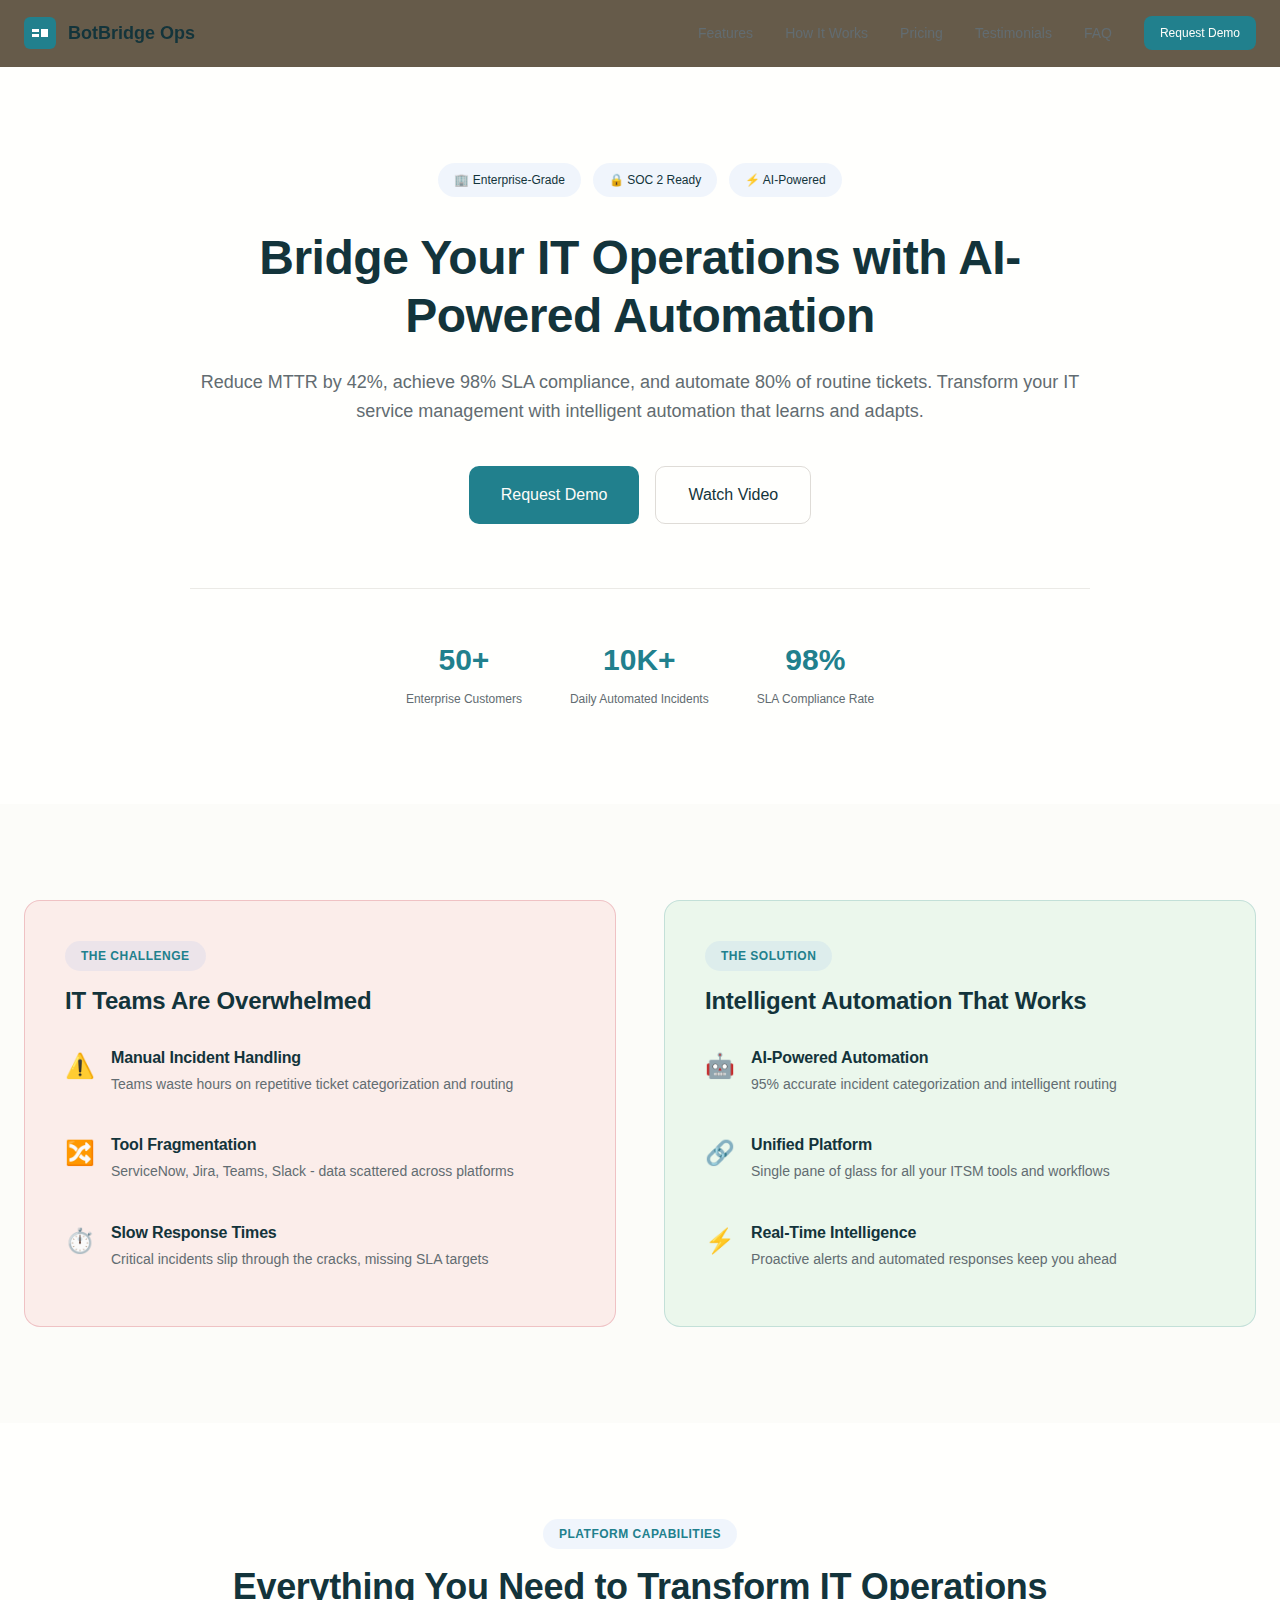
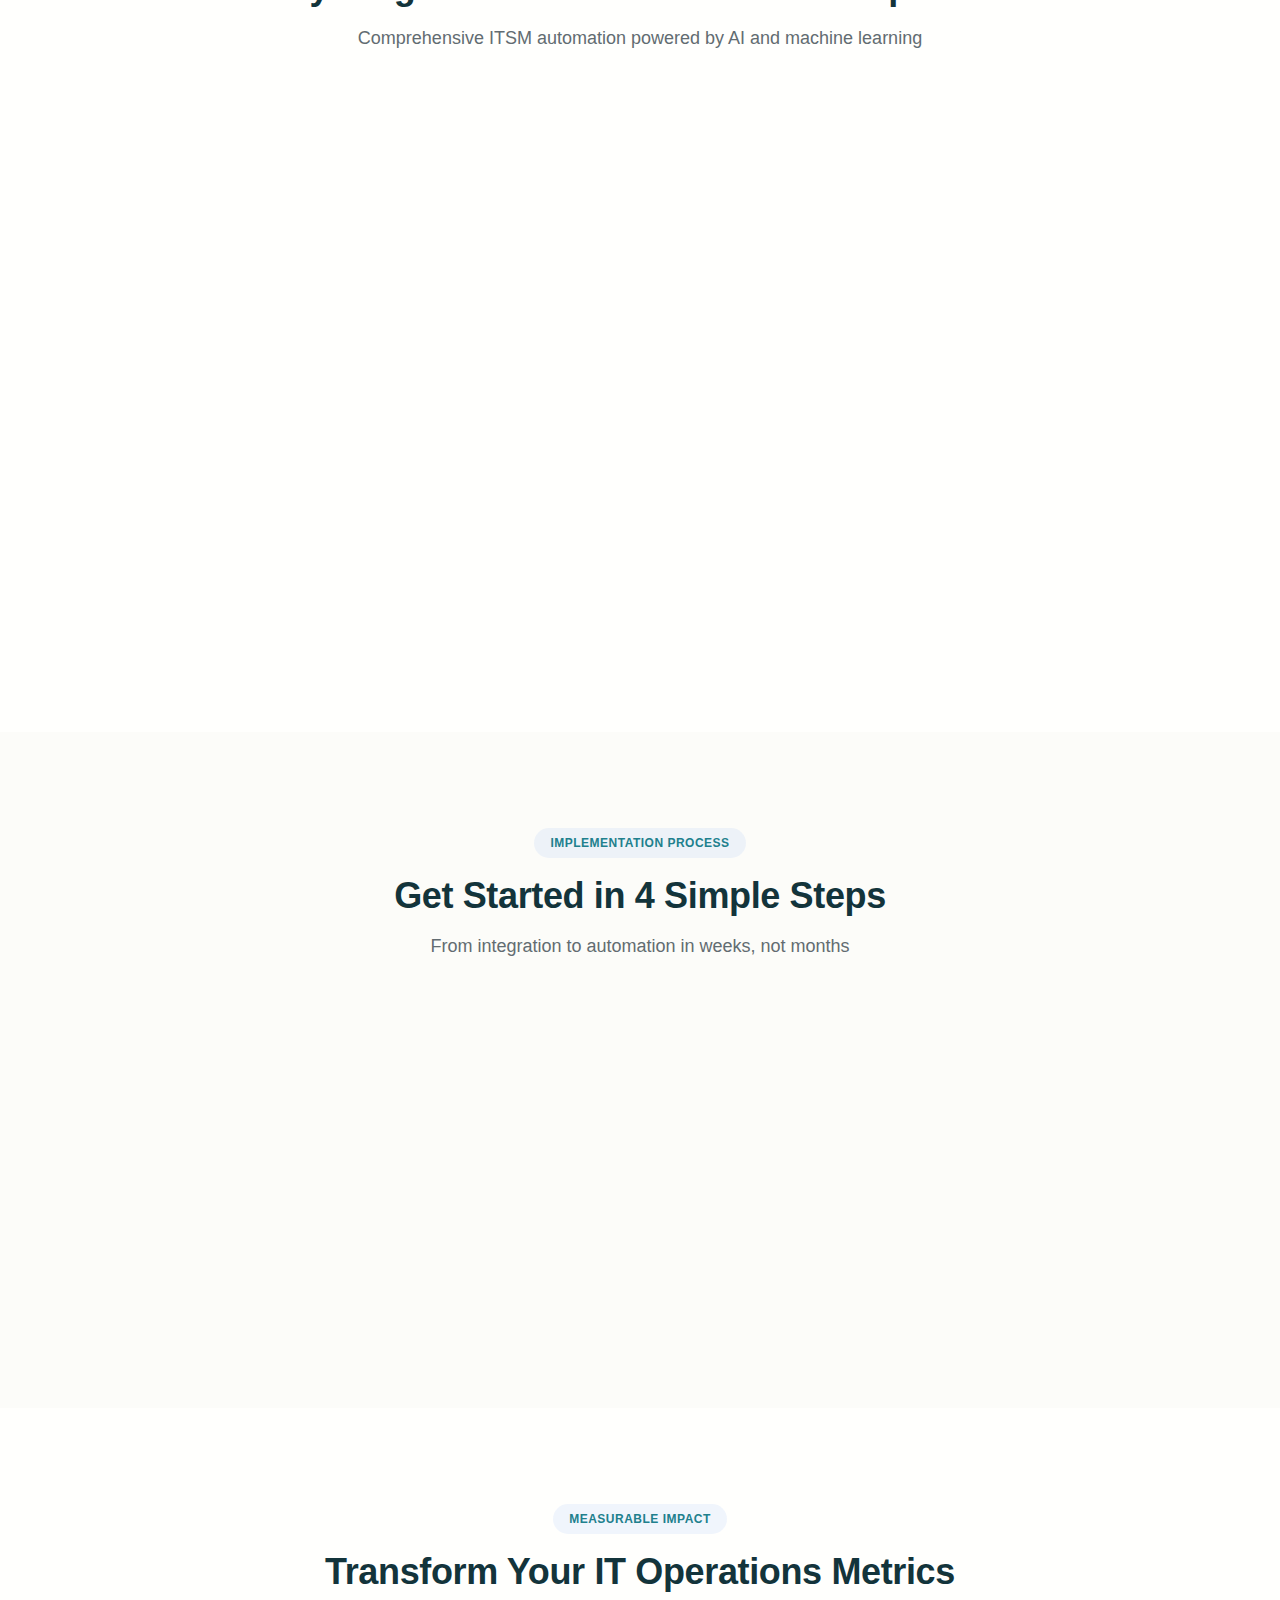
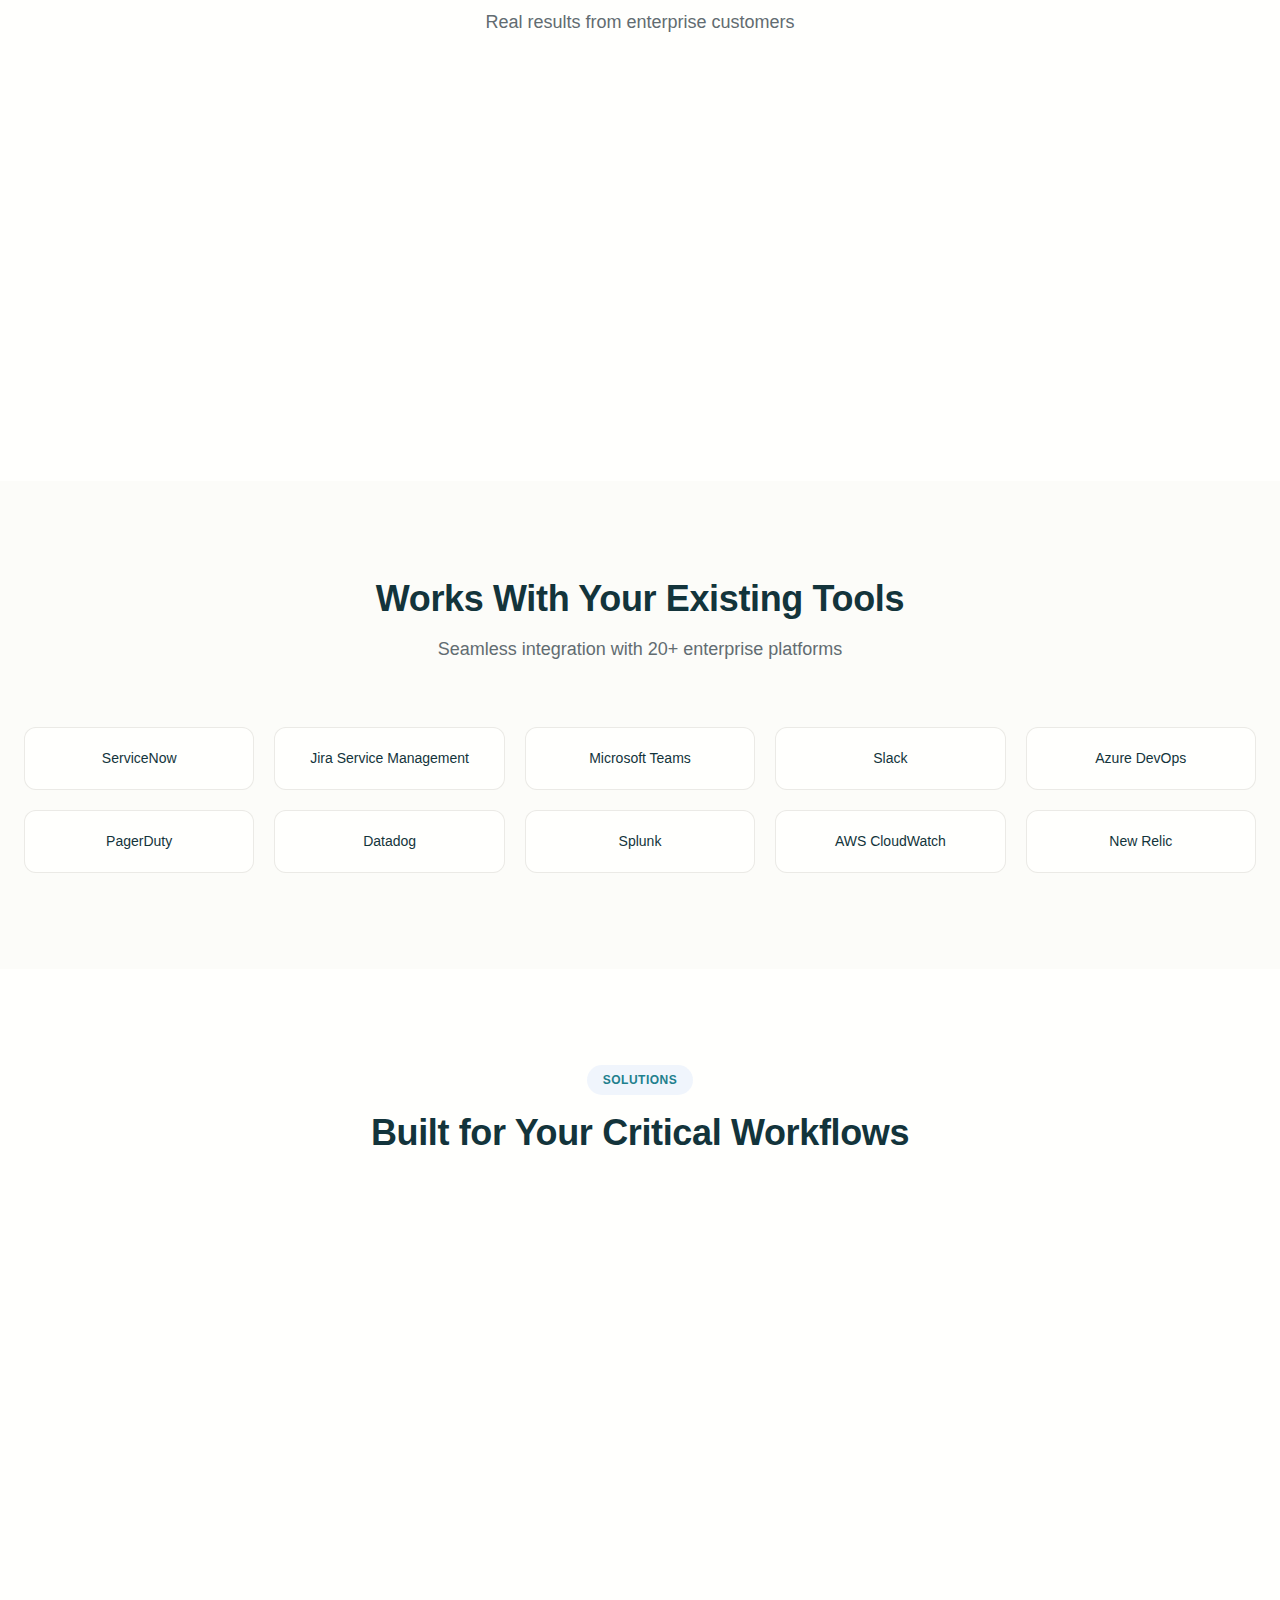
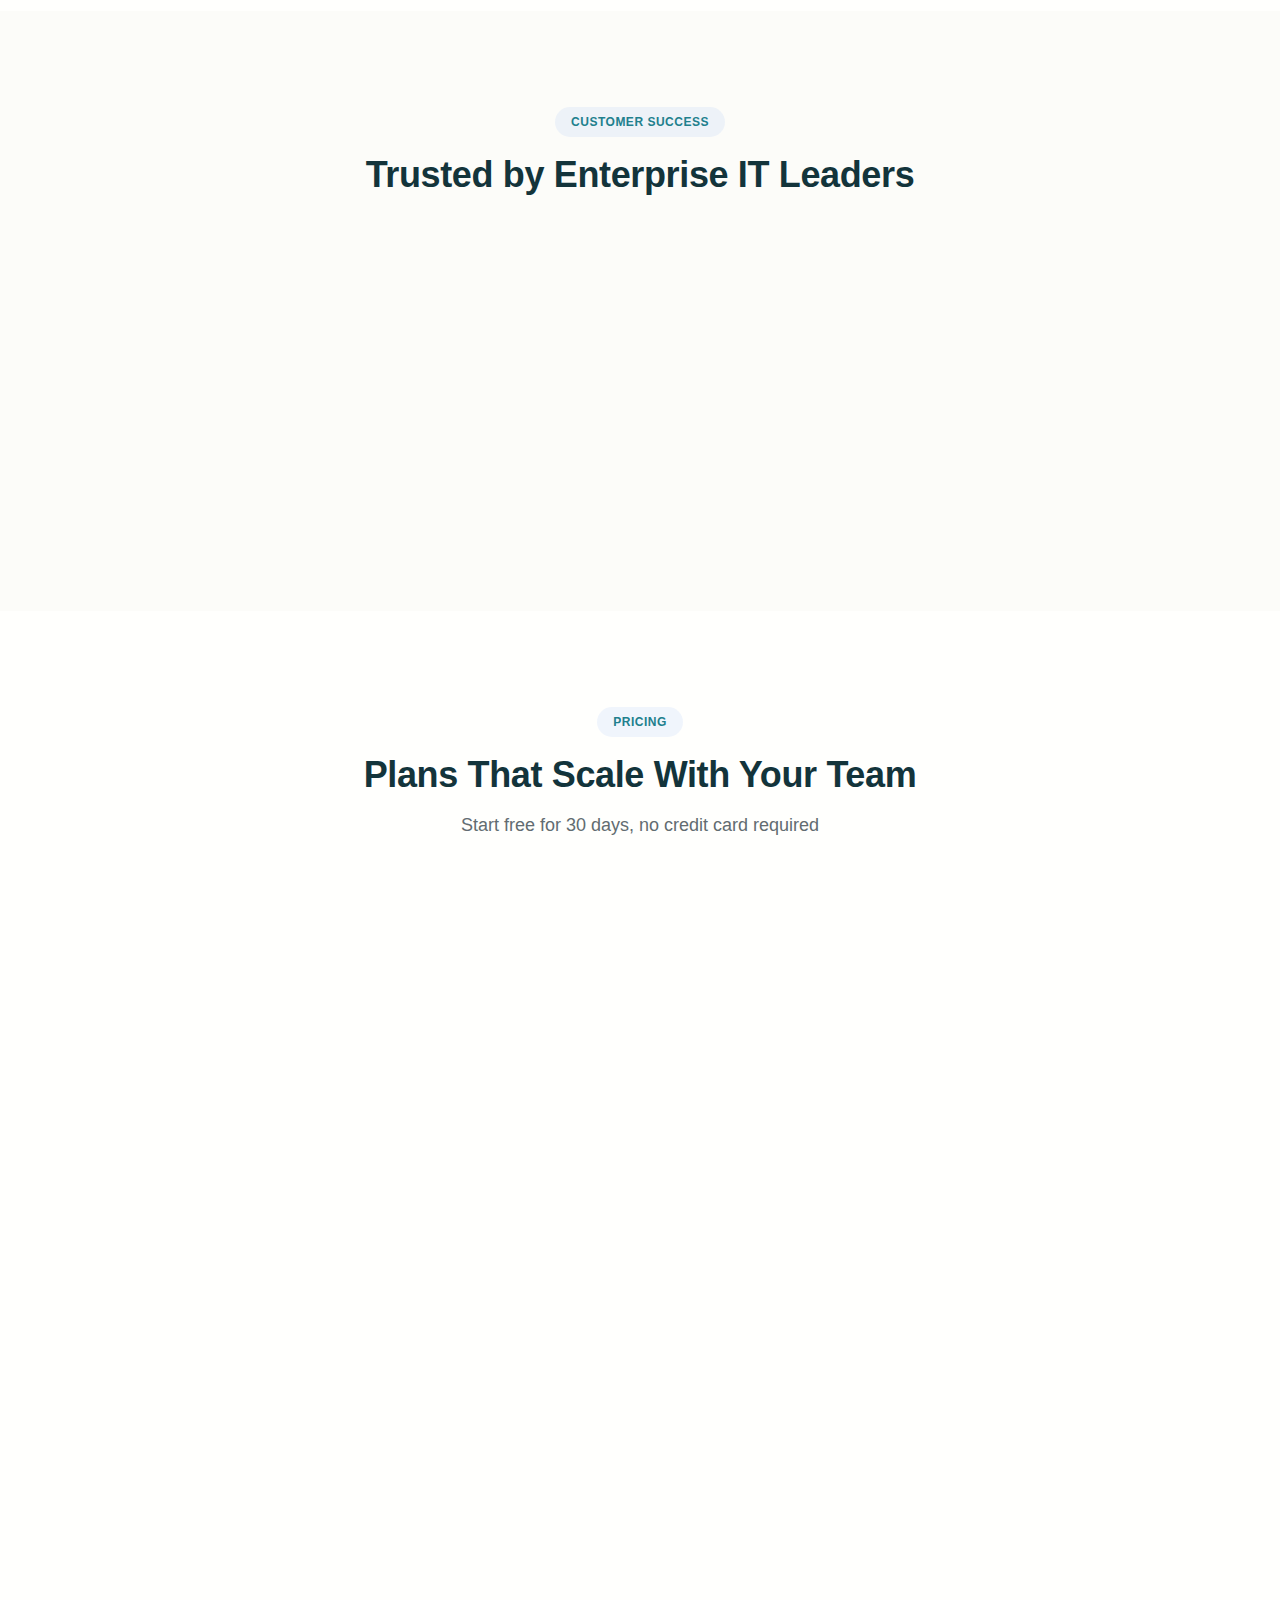
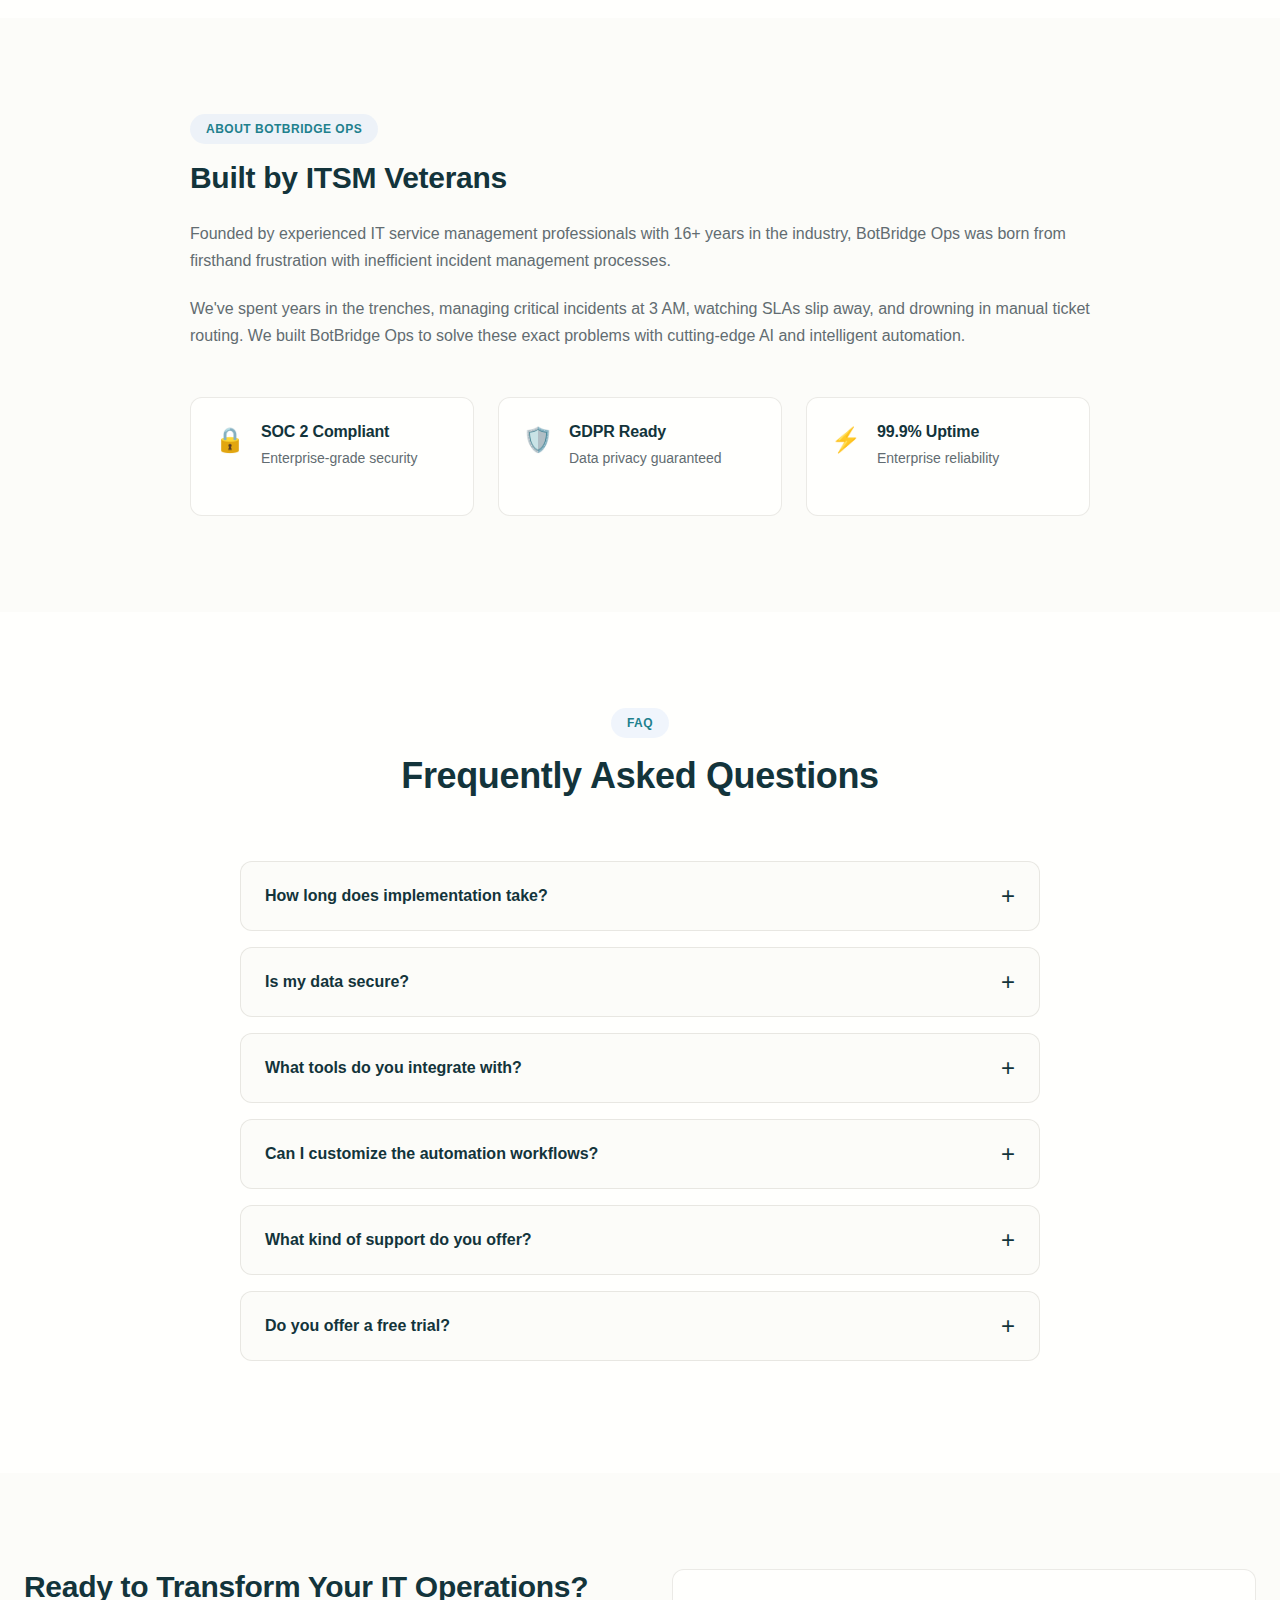
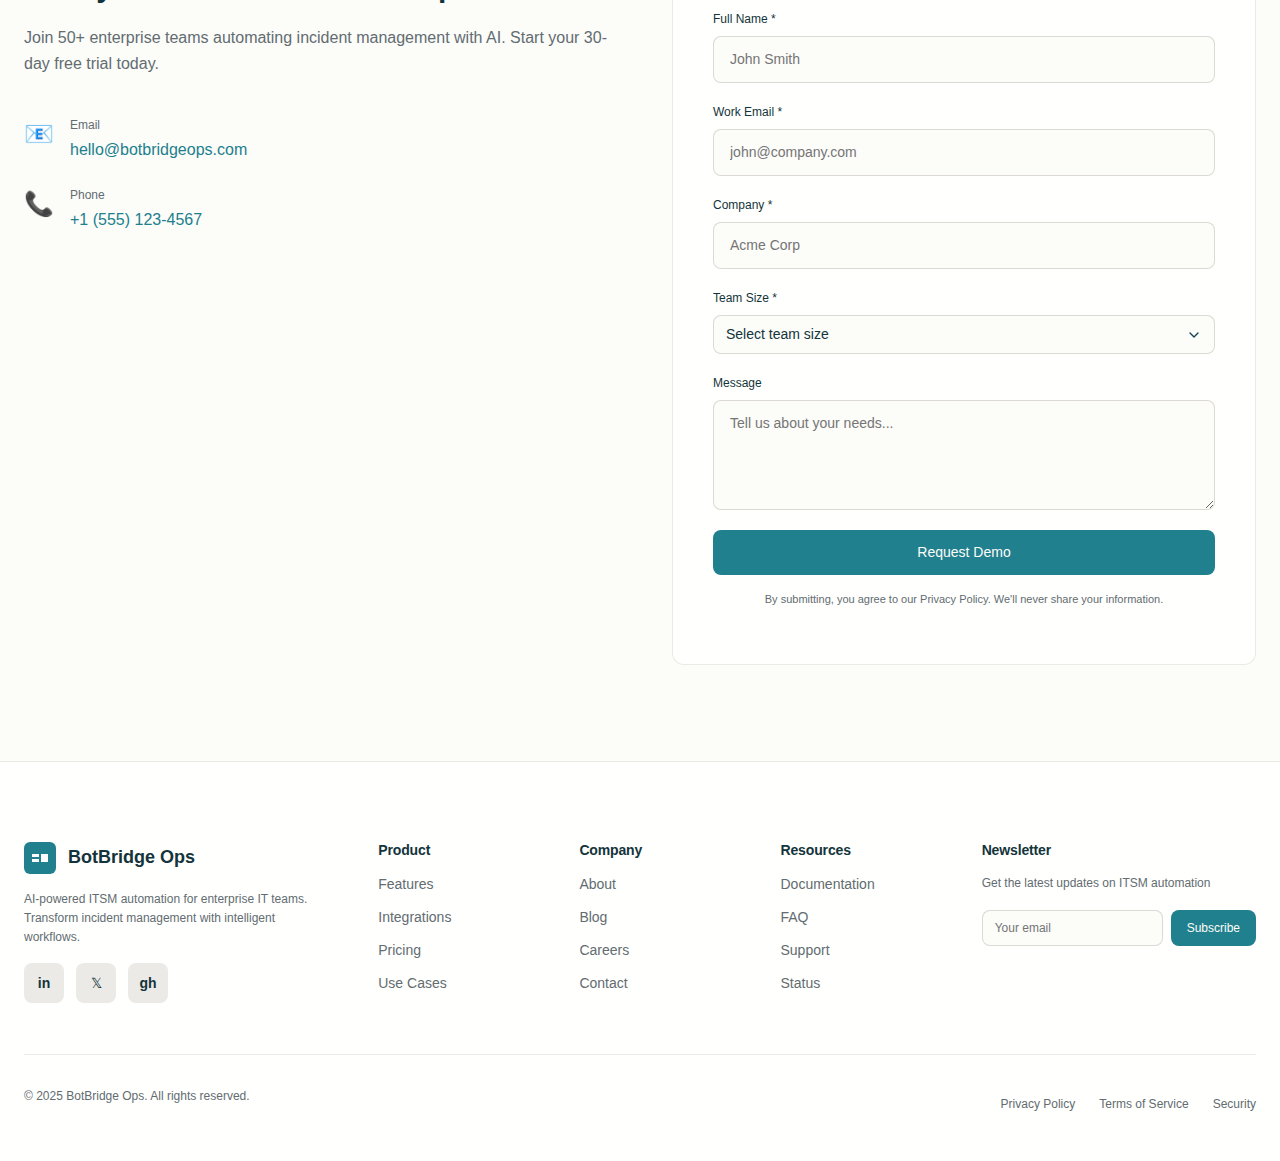
<file: index.html>
<!DOCTYPE html>
<html lang="en">
<head>
    <meta charset="UTF-8">
    <meta name="viewport" content="width=device-width, initial-scale=1.0">
    <title>BotBridge Ops - AI-Powered ITSM Automation Platform</title>
    <meta name="description" content="Bridge Your IT Operations with AI-Powered Automation. Reduce MTTR by 42%, achieve 98% SLA compliance, and automate 80% of routine tickets.">
    <link rel="stylesheet" href="style.css">
</head>
<body>
    <!-- Sticky Navigation -->
    <nav class="nav" id="mainNav">
        <div class="nav-container">
            <div class="nav-logo">
                <svg width="32" height="32" viewBox="0 0 32 32" fill="none" xmlns="http://www.w3.org/2000/svg">
                    <rect width="32" height="32" rx="6" fill="var(--color-primary)"/>
                    <path d="M8 12h7v3H8v-3zm0 5h7v3H8v-3zm9-5h7v8h-7v-8z" fill="white"/>
                </svg>
                <span class="nav-logo-text">BotBridge Ops</span>
            </div>
            <div class="nav-menu" id="navMenu">
                <a href="#features" class="nav-link">Features</a>
                <a href="#how-it-works" class="nav-link">How It Works</a>
                <a href="#pricing" class="nav-link">Pricing</a>
                <a href="#testimonials" class="nav-link">Testimonials</a>
                <a href="#faq" class="nav-link">FAQ</a>
                <a href="#contact" class="btn btn--primary btn--sm">Request Demo</a>
            </div>
            <button class="nav-toggle" id="navToggle" aria-label="Toggle navigation">
                <span></span>
                <span></span>
                <span></span>
            </button>
        </div>
    </nav>

    <!-- Hero Section -->
    <section class="hero" id="hero">
        <div class="hero-container">
            <div class="hero-content">
                <div class="trust-badges">
                    <span class="trust-badge">🏢 Enterprise-Grade</span>
                    <span class="trust-badge">🔒 SOC 2 Ready</span>
                    <span class="trust-badge">⚡ AI-Powered</span>
                </div>
                <h1 class="hero-title">Bridge Your IT Operations with AI-Powered Automation</h1>
                <p class="hero-subtitle">Reduce MTTR by 42%, achieve 98% SLA compliance, and automate 80% of routine tickets. Transform your IT service management with intelligent automation that learns and adapts.</p>
                <div class="hero-cta">
                    <a href="#contact" class="btn btn--primary btn--lg">Request Demo</a>
                    <a href="#how-it-works" class="btn btn--outline btn--lg">Watch Video</a>
                </div>
                <div class="hero-stats">
                    <div class="hero-stat">
                        <div class="hero-stat-value">50+</div>
                        <div class="hero-stat-label">Enterprise Customers</div>
                    </div>
                    <div class="hero-stat">
                        <div class="hero-stat-value">10K+</div>
                        <div class="hero-stat-label">Daily Automated Incidents</div>
                    </div>
                    <div class="hero-stat">
                        <div class="hero-stat-value">98%</div>
                        <div class="hero-stat-label">SLA Compliance Rate</div>
                    </div>
                </div>
            </div>
        </div>
    </section>

    <!-- Problem/Solution Section -->
    <section class="problem-solution" id="problem-solution">
        <div class="container">
            <div class="problem-solution-grid">
                <div class="problem-card">
                    <div class="section-label">The Challenge</div>
                    <h2>IT Teams Are Overwhelmed</h2>
                    <div class="problem-list">
                        <div class="problem-item">
                            <span class="problem-icon">⚠️</span>
                            <div>
                                <h4>Manual Incident Handling</h4>
                                <p>Teams waste hours on repetitive ticket categorization and routing</p>
                            </div>
                        </div>
                        <div class="problem-item">
                            <span class="problem-icon">🔀</span>
                            <div>
                                <h4>Tool Fragmentation</h4>
                                <p>ServiceNow, Jira, Teams, Slack - data scattered across platforms</p>
                            </div>
                        </div>
                        <div class="problem-item">
                            <span class="problem-icon">⏱️</span>
                            <div>
                                <h4>Slow Response Times</h4>
                                <p>Critical incidents slip through the cracks, missing SLA targets</p>
                            </div>
                        </div>
                    </div>
                </div>
                <div class="solution-card">
                    <div class="section-label">The Solution</div>
                    <h2>Intelligent Automation That Works</h2>
                    <div class="solution-list">
                        <div class="solution-item">
                            <span class="solution-icon">🤖</span>
                            <div>
                                <h4>AI-Powered Automation</h4>
                                <p>95% accurate incident categorization and intelligent routing</p>
                            </div>
                        </div>
                        <div class="solution-item">
                            <span class="solution-icon">🔗</span>
                            <div>
                                <h4>Unified Platform</h4>
                                <p>Single pane of glass for all your ITSM tools and workflows</p>
                            </div>
                        </div>
                        <div class="solution-item">
                            <span class="solution-icon">⚡</span>
                            <div>
                                <h4>Real-Time Intelligence</h4>
                                <p>Proactive alerts and automated responses keep you ahead</p>
                            </div>
                        </div>
                    </div>
                </div>
            </div>
        </div>
    </section>

    <!-- Key Features Section -->
    <section class="features" id="features">
        <div class="container">
            <div class="section-header">
                <div class="section-label">Platform Capabilities</div>
                <h2>Everything You Need to Transform IT Operations</h2>
                <p class="section-description">Comprehensive ITSM automation powered by AI and machine learning</p>
            </div>
            <div class="features-grid">
                <div class="feature-card">
                    <div class="feature-icon" style="background: var(--color-bg-1);">🤖</div>
                    <h3>AI-Powered Incident Categorization</h3>
                    <p>Automatically classify and prioritize incidents with 95% accuracy using advanced machine learning</p>
                </div>
                <div class="feature-card">
                    <div class="feature-icon" style="background: var(--color-bg-2);">🔗</div>
                    <h3>Multi-Platform Integration</h3>
                    <p>Seamlessly connect ServiceNow, Jira, Teams, Slack, and 20+ other enterprise tools</p>
                </div>
                <div class="feature-card">
                    <div class="feature-icon" style="background: var(--color-bg-3);">⚡</div>
                    <h3>Intelligent Workflow Automation</h3>
                    <p>Create custom automation rules that adapt and learn from your team's responses</p>
                </div>
                <div class="feature-card">
                    <div class="feature-icon" style="background: var(--color-bg-4);">📊</div>
                    <h3>Real-Time Analytics &amp; Reporting</h3>
                    <p>Track performance metrics, SLA compliance, and cost savings with live dashboards</p>
                </div>
                <div class="feature-card">
                    <div class="feature-icon" style="background: var(--color-bg-5);">💬</div>
                    <h3>24/7 ChatOps Command Center</h3>
                    <p>Manage incidents directly from Teams or Slack with natural language commands</p>
                </div>
                <div class="feature-card">
                    <div class="feature-icon" style="background: var(--color-bg-6);">🔒</div>
                    <h3>Enterprise Security &amp; Compliance</h3>
                    <p>SOC 2 ready with encryption, audit logs, and role-based access control</p>
                </div>
            </div>
        </div>
    </section>

    <!-- How It Works Section -->
    <section class="how-it-works" id="how-it-works">
        <div class="container">
            <div class="section-header">
                <div class="section-label">Implementation Process</div>
                <h2>Get Started in 4 Simple Steps</h2>
                <p class="section-description">From integration to automation in weeks, not months</p>
            </div>
            <div class="steps-grid">
                <div class="step-card">
                    <div class="step-number">1</div>
                    <h3>Connect Your Tools</h3>
                    <p>Integrate ServiceNow, Jira, monitoring systems, and communication platforms with OAuth 2.0 secure connections</p>
                </div>
                <div class="step-card">
                    <div class="step-number">2</div>
                    <h3>Configure Automation Rules</h3>
                    <p>Set up intelligent workflows, escalation policies, and routing rules using our no-code builder</p>
                </div>
                <div class="step-card">
                    <div class="step-number">3</div>
                    <h3>Enable ChatOps</h3>
                    <p>Deploy AI-powered bot to Teams or Slack for natural language incident management and collaboration</p>
                </div>
                <div class="step-card">
                    <div class="step-number">4</div>
                    <h3>Let AI Handle the Rest</h3>
                    <p>Watch as routine incidents are automatically categorized, routed, and resolved - saving your team hours daily</p>
                </div>
            </div>
        </div>
    </section>

    <!-- Benefits/ROI Section -->
    <section class="benefits" id="benefits">
        <div class="container">
            <div class="section-header">
                <div class="section-label">Measurable Impact</div>
                <h2>Transform Your IT Operations Metrics</h2>
                <p class="section-description">Real results from enterprise customers</p>
            </div>
            <div class="benefits-grid">
                <div class="benefit-card">
                    <div class="benefit-value">42%</div>
                    <div class="benefit-label">Reduction in MTTR</div>
                    <p>Incidents resolved faster with intelligent automation and routing</p>
                </div>
                <div class="benefit-card">
                    <div class="benefit-value">98%</div>
                    <div class="benefit-label">SLA Compliance</div>
                    <p>Never miss critical deadlines with proactive monitoring and alerts</p>
                </div>
                <div class="benefit-card">
                    <div class="benefit-value">80%</div>
                    <div class="benefit-label">Tickets Automated</div>
                    <p>Routine incidents handled automatically, freeing your team for strategic work</p>
                </div>
                <div class="benefit-card">
                    <div class="benefit-value">15+</div>
                    <div class="benefit-label">Hours Saved Weekly</div>
                    <p>Per team member - redirect effort to high-value initiatives</p>
                </div>
            </div>
        </div>
    </section>

    <!-- Integration Partners Section -->
    <section class="integrations" id="integrations">
        <div class="container">
            <div class="section-header">
                <h2>Works With Your Existing Tools</h2>
                <p class="section-description">Seamless integration with 20+ enterprise platforms</p>
            </div>
            <div class="integrations-grid">
                <div class="integration-badge">ServiceNow</div>
                <div class="integration-badge">Jira Service Management</div>
                <div class="integration-badge">Microsoft Teams</div>
                <div class="integration-badge">Slack</div>
                <div class="integration-badge">Azure DevOps</div>
                <div class="integration-badge">PagerDuty</div>
                <div class="integration-badge">Datadog</div>
                <div class="integration-badge">Splunk</div>
                <div class="integration-badge">AWS CloudWatch</div>
                <div class="integration-badge">New Relic</div>
            </div>
        </div>
    </section>

    <!-- Use Cases Section -->
    <section class="use-cases" id="use-cases">
        <div class="container">
            <div class="section-header">
                <div class="section-label">Solutions</div>
                <h2>Built for Your Critical Workflows</h2>
            </div>
            <div class="use-cases-grid">
                <div class="use-case-card">
                    <div class="use-case-icon">🚨</div>
                    <h3>Major Incident Management</h3>
                    <p>Automatically escalate critical incidents, notify stakeholders, and coordinate response teams with real-time collaboration</p>
                </div>
                <div class="use-case-card">
                    <div class="use-case-icon">🛡️</div>
                    <h3>Security Incident Response</h3>
                    <p>Route security alerts to the right teams and trigger automated containment workflows to minimize breach impact</p>
                </div>
                <div class="use-case-card">
                    <div class="use-case-icon">🔄</div>
                    <h3>Change Management Automation</h3>
                    <p>Automate change approvals, validate deployment windows, and track implementation status across environments</p>
                </div>
                <div class="use-case-card">
                    <div class="use-case-icon">✅</div>
                    <h3>Service Request Fulfillment</h3>
                    <p>Handle common requests like password resets and access provisioning automatically with zero-touch automation</p>
                </div>
            </div>
        </div>
    </section>

    <!-- Testimonials Section -->
    <section class="testimonials" id="testimonials">
        <div class="container">
            <div class="section-header">
                <div class="section-label">Customer Success</div>
                <h2>Trusted by Enterprise IT Leaders</h2>
            </div>
            <div class="testimonials-grid">
                <div class="testimonial-card">
                    <div class="testimonial-rating">⭐⭐⭐⭐⭐</div>
                    <p class="testimonial-quote">"BotBridge Ops reduced our incident response time by 45%. The AI categorization is remarkably accurate."</p>
                    <div class="testimonial-author">
                        <div class="testimonial-avatar">SC</div>
                        <div>
                            <div class="testimonial-name">Sarah Chen</div>
                            <div class="testimonial-role">VP of IT Operations, TechCorp Global</div>
                        </div>
                    </div>
                </div>
                <div class="testimonial-card">
                    <div class="testimonial-rating">⭐⭐⭐⭐⭐</div>
                    <p class="testimonial-quote">"We automated 75% of our routine incidents in the first month. Game-changing for our team."</p>
                    <div class="testimonial-author">
                        <div class="testimonial-avatar">MR</div>
                        <div>
                            <div class="testimonial-name">Michael Rodriguez</div>
                            <div class="testimonial-role">Director of Service Management, FinServe Inc</div>
                        </div>
                    </div>
                </div>
                <div class="testimonial-card">
                    <div class="testimonial-rating">⭐⭐⭐⭐⭐</div>
                    <p class="testimonial-quote">"The ChatOps integration transformed how our team collaborates during major incidents."</p>
                    <div class="testimonial-author">
                        <div class="testimonial-avatar">JT</div>
                        <div>
                            <div class="testimonial-name">Jennifer Thompson</div>
                            <div class="testimonial-role">IT Service Manager, Healthcare Systems LLC</div>
                        </div>
                    </div>
                </div>
            </div>
        </div>
    </section>

    <!-- Pricing Section -->
    <section class="pricing" id="pricing">
        <div class="container">
            <div class="section-header">
                <div class="section-label">Pricing</div>
                <h2>Plans That Scale With Your Team</h2>
                <p class="section-description">Start free for 30 days, no credit card required</p>
            </div>
            <div class="pricing-grid">
                <div class="pricing-card">
                    <div class="pricing-header">
                        <h3>Starter</h3>
                        <p>Perfect for small teams</p>
                    </div>
                    <div class="pricing-price">
                        <span class="price-amount">$499</span>
                        <span class="price-period">/month</span>
                    </div>
                    <ul class="pricing-features">
                        <li>✓ Up to 50 users</li>
                        <li>✓ Basic AI automation</li>
                        <li>✓ 2 tool integrations</li>
                        <li>✓ Email support</li>
                        <li>✓ Standard analytics</li>
                    </ul>
                    <a href="#contact" class="btn btn--outline btn--full-width">Contact Sales</a>
                </div>
                <div class="pricing-card pricing-card--featured">
                    <div class="pricing-badge">Most Popular</div>
                    <div class="pricing-header">
                        <h3>Professional</h3>
                        <p>For growing teams</p>
                    </div>
                    <div class="pricing-price">
                        <span class="price-amount">$1,499</span>
                        <span class="price-period">/month</span>
                    </div>
                    <ul class="pricing-features">
                        <li>✓ Up to 200 users</li>
                        <li>✓ Advanced AI automation</li>
                        <li>✓ Unlimited integrations</li>
                        <li>✓ Priority support</li>
                        <li>✓ Advanced analytics</li>
                        <li>✓ Custom workflows</li>
                    </ul>
                    <a href="#contact" class="btn btn--primary btn--full-width">Contact Sales</a>
                </div>
                <div class="pricing-card">
                    <div class="pricing-header">
                        <h3>Enterprise</h3>
                        <p>For large organizations</p>
                    </div>
                    <div class="pricing-price">
                        <span class="price-amount">Custom</span>
                    </div>
                    <ul class="pricing-features">
                        <li>✓ Unlimited users</li>
                        <li>✓ Dedicated support</li>
                        <li>✓ Custom integrations</li>
                        <li>✓ SLA guarantees</li>
                        <li>✓ Training &amp; onboarding</li>
                        <li>✓ Compliance certifications</li>
                    </ul>
                    <a href="#contact" class="btn btn--outline btn--full-width">Contact Sales</a>
                </div>
            </div>
        </div>
    </section>

    <!-- About/Trust Section -->
    <section class="about" id="about">
        <div class="container">
            <div class="about-grid">
                <div class="about-content">
                    <div class="section-label">About BotBridge Ops</div>
                    <h2>Built by ITSM Veterans</h2>
                    <p>Founded by experienced IT service management professionals with 16+ years in the industry, BotBridge Ops was born from firsthand frustration with inefficient incident management processes.</p>
                    <p>We've spent years in the trenches, managing critical incidents at 3 AM, watching SLAs slip away, and drowning in manual ticket routing. We built BotBridge Ops to solve these exact problems with cutting-edge AI and intelligent automation.</p>
                    <div class="trust-indicators">
                        <div class="trust-indicator">
                            <span class="trust-indicator-icon">🔒</span>
                            <div>
                                <h4>SOC 2 Compliant</h4>
                                <p>Enterprise-grade security</p>
                            </div>
                        </div>
                        <div class="trust-indicator">
                            <span class="trust-indicator-icon">🛡️</span>
                            <div>
                                <h4>GDPR Ready</h4>
                                <p>Data privacy guaranteed</p>
                            </div>
                        </div>
                        <div class="trust-indicator">
                            <span class="trust-indicator-icon">⚡</span>
                            <div>
                                <h4>99.9% Uptime</h4>
                                <p>Enterprise reliability</p>
                            </div>
                        </div>
                    </div>
                </div>
            </div>
        </div>
    </section>

    <!-- FAQ Section -->
    <section class="faq" id="faq">
        <div class="container">
            <div class="section-header">
                <div class="section-label">FAQ</div>
                <h2>Frequently Asked Questions</h2>
            </div>
            <div class="faq-list">
                <div class="faq-item">
                    <button class="faq-question">
                        <span>How long does implementation take?</span>
                        <span class="faq-toggle">+</span>
                    </button>
                    <div class="faq-answer">
                        <p>Most customers are up and running within 2-4 weeks. Our team handles the integration setup and provides comprehensive training.</p>
                    </div>
                </div>
                <div class="faq-item">
                    <button class="faq-question">
                        <span>Is my data secure?</span>
                        <span class="faq-toggle">+</span>
                    </button>
                    <div class="faq-answer">
                        <p>Yes. We use enterprise-grade encryption, maintain SOC 2 compliance, and never store sensitive customer data. All integrations use secure OAuth 2.0.</p>
                    </div>
                </div>
                <div class="faq-item">
                    <button class="faq-question">
                        <span>What tools do you integrate with?</span>
                        <span class="faq-toggle">+</span>
                    </button>
                    <div class="faq-answer">
                        <p>We support 20+ integrations including ServiceNow, Jira, Microsoft Teams, Slack, PagerDuty, and all major monitoring platforms.</p>
                    </div>
                </div>
                <div class="faq-item">
                    <button class="faq-question">
                        <span>Can I customize the automation workflows?</span>
                        <span class="faq-toggle">+</span>
                    </button>
                    <div class="faq-answer">
                        <p>Absolutely. Our no-code workflow builder lets you create custom rules, escalations, and automations tailored to your processes.</p>
                    </div>
                </div>
                <div class="faq-item">
                    <button class="faq-question">
                        <span>What kind of support do you offer?</span>
                        <span class="faq-toggle">+</span>
                    </button>
                    <div class="faq-answer">
                        <p>Professional and Enterprise plans include priority support with dedicated success managers. All plans include comprehensive documentation and training resources.</p>
                    </div>
                </div>
                <div class="faq-item">
                    <button class="faq-question">
                        <span>Do you offer a free trial?</span>
                        <span class="faq-toggle">+</span>
                    </button>
                    <div class="faq-answer">
                        <p>Yes! We offer a 30-day free trial with full access to all features. No credit card required to start.</p>
                    </div>
                </div>
            </div>
        </div>
    </section>

    <!-- Contact/CTA Section -->
    <section class="contact" id="contact">
        <div class="container">
            <div class="contact-grid">
                <div class="contact-content">
                    <h2>Ready to Transform Your IT Operations?</h2>
                    <p>Join 50+ enterprise teams automating incident management with AI. Start your 30-day free trial today.</p>
                    <div class="contact-info">
                        <div class="contact-item">
                            <span class="contact-icon">📧</span>
                            <div>
                                <div class="contact-label">Email</div>
                                <a href="mailto:hello@botbridgeops.com">hello@botbridgeops.com</a>
                            </div>
                        </div>
                        <div class="contact-item">
                            <span class="contact-icon">📞</span>
                            <div>
                                <div class="contact-label">Phone</div>
                                <a href="tel:+15551234567">+1 (555) 123-4567</a>
                            </div>
                        </div>
                    </div>
                </div>
                <div class="contact-form-container">
                    <form class="contact-form" id="contactForm">
                        <div class="form-group">
                            <label class="form-label">Full Name *</label>
                            <input type="text" class="form-control" placeholder="John Smith" required>
                        </div>
                        <div class="form-group">
                            <label class="form-label">Work Email *</label>
                            <input type="email" class="form-control" placeholder="john@company.com" required>
                        </div>
                        <div class="form-group">
                            <label class="form-label">Company *</label>
                            <input type="text" class="form-control" placeholder="Acme Corp" required>
                        </div>
                        <div class="form-group">
                            <label class="form-label">Team Size *</label>
                            <select class="form-control" required>
                                <option value="">Select team size</option>
                                <option value="1-50">1-50 users</option>
                                <option value="51-200">51-200 users</option>
                                <option value="201-500">201-500 users</option>
                                <option value="500+">500+ users</option>
                            </select>
                        </div>
                        <div class="form-group">
                            <label class="form-label">Message</label>
                            <textarea class="form-control" rows="4" placeholder="Tell us about your needs..."></textarea>
                        </div>
                        <button type="submit" class="btn btn--primary btn--full-width">Request Demo</button>
                        <p class="form-privacy">By submitting, you agree to our Privacy Policy. We'll never share your information.</p>
                    </form>
                </div>
            </div>
        </div>
    </section>

    <!-- Footer -->
    <footer class="footer">
        <div class="container">
            <div class="footer-grid">
                <div class="footer-col">
                    <div class="footer-logo">
                        <svg width="32" height="32" viewBox="0 0 32 32" fill="none" xmlns="http://www.w3.org/2000/svg">
                            <rect width="32" height="32" rx="6" fill="var(--color-primary)"/>
                            <path d="M8 12h7v3H8v-3zm0 5h7v3H8v-3zm9-5h7v8h-7v-8z" fill="white"/>
                        </svg>
                        <span>BotBridge Ops</span>
                    </div>
                    <p class="footer-description">AI-powered ITSM automation for enterprise IT teams. Transform incident management with intelligent workflows.</p>
                    <div class="footer-social">
                        <a href="https://linkedin.com" target="_blank" aria-label="LinkedIn" class="social-link">in</a>
                        <a href="https://twitter.com" target="_blank" aria-label="Twitter" class="social-link">𝕏</a>
                        <a href="https://github.com" target="_blank" aria-label="GitHub" class="social-link">gh</a>
                    </div>
                </div>
                <div class="footer-col">
                    <h4>Product</h4>
                    <ul class="footer-links">
                        <li><a href="#features">Features</a></li>
                        <li><a href="#integrations">Integrations</a></li>
                        <li><a href="#pricing">Pricing</a></li>
                        <li><a href="#use-cases">Use Cases</a></li>
                    </ul>
                </div>
                <div class="footer-col">
                    <h4>Company</h4>
                    <ul class="footer-links">
                        <li><a href="#about">About</a></li>
                        <li><a href="#">Blog</a></li>
                        <li><a href="#">Careers</a></li>
                        <li><a href="#contact">Contact</a></li>
                    </ul>
                </div>
                <div class="footer-col">
                    <h4>Resources</h4>
                    <ul class="footer-links">
                        <li><a href="#">Documentation</a></li>
                        <li><a href="#faq">FAQ</a></li>
                        <li><a href="#">Support</a></li>
                        <li><a href="#">Status</a></li>
                    </ul>
                </div>
                <div class="footer-col">
                    <h4>Newsletter</h4>
                    <p>Get the latest updates on ITSM automation</p>
                    <form class="newsletter-form" id="newsletterForm">
                        <input type="email" placeholder="Your email" required>
                        <button type="submit" class="btn btn--primary btn--sm">Subscribe</button>
                    </form>
                </div>
            </div>
            <div class="footer-bottom">
                <p>&copy; 2025 BotBridge Ops. All rights reserved.</p>
                <div class="footer-legal">
                    <a href="#">Privacy Policy</a>
                    <a href="#">Terms of Service</a>
                    <a href="#">Security</a>
                </div>
            </div>
        </div>
    </footer>

    <script src="app.js"></script>
</body>
</html>
</file>
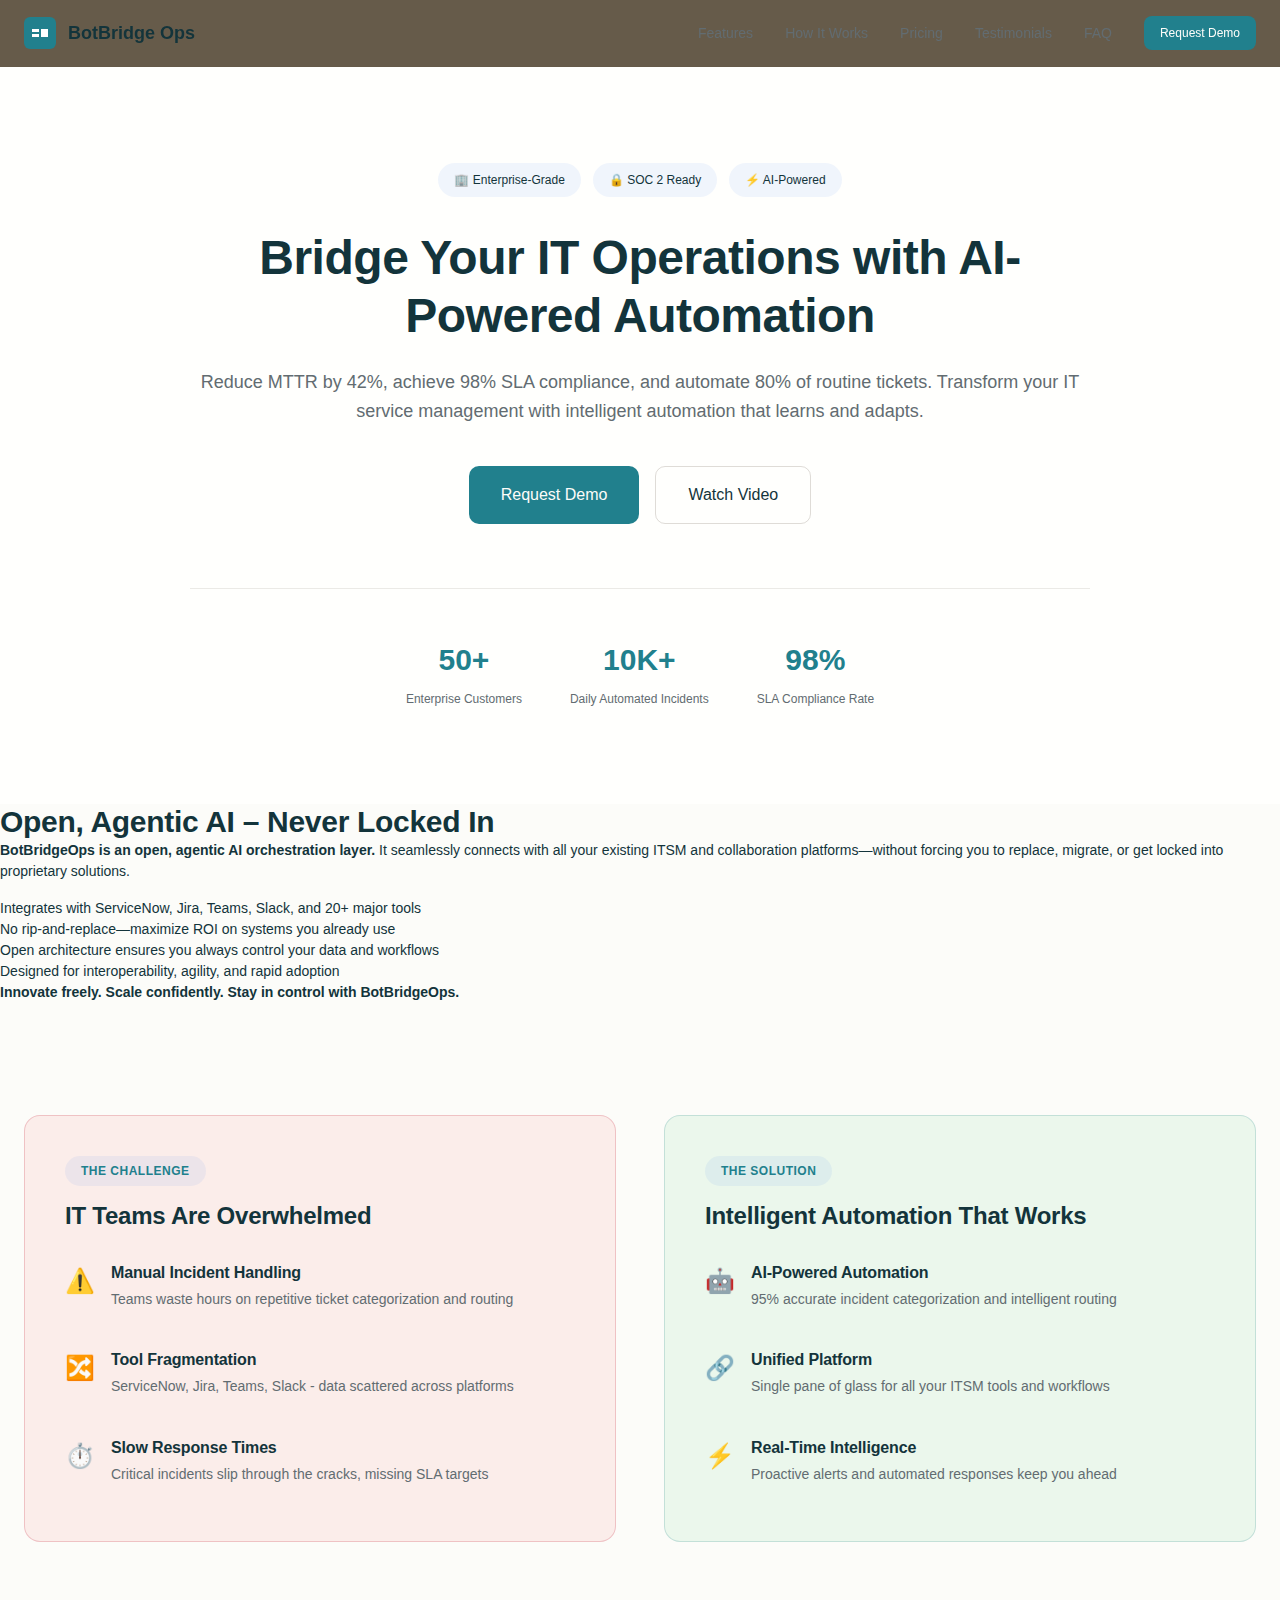
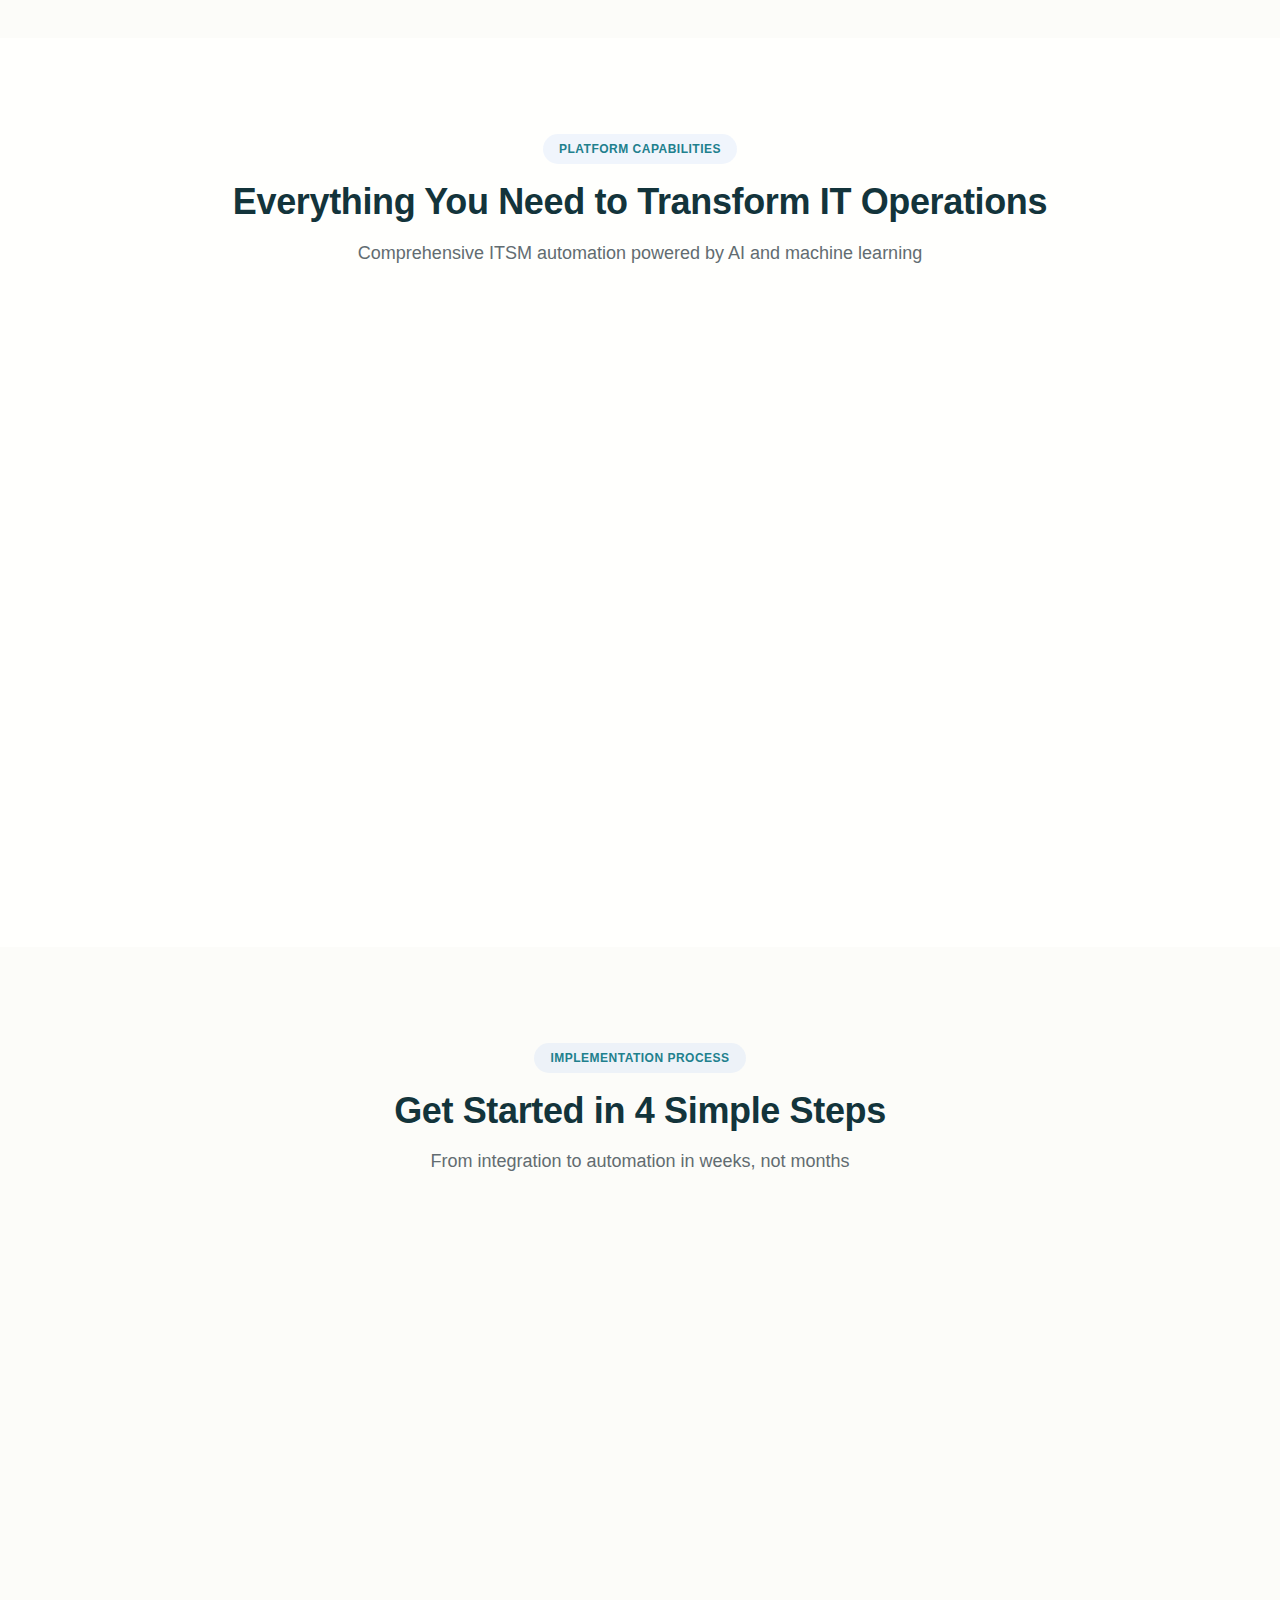
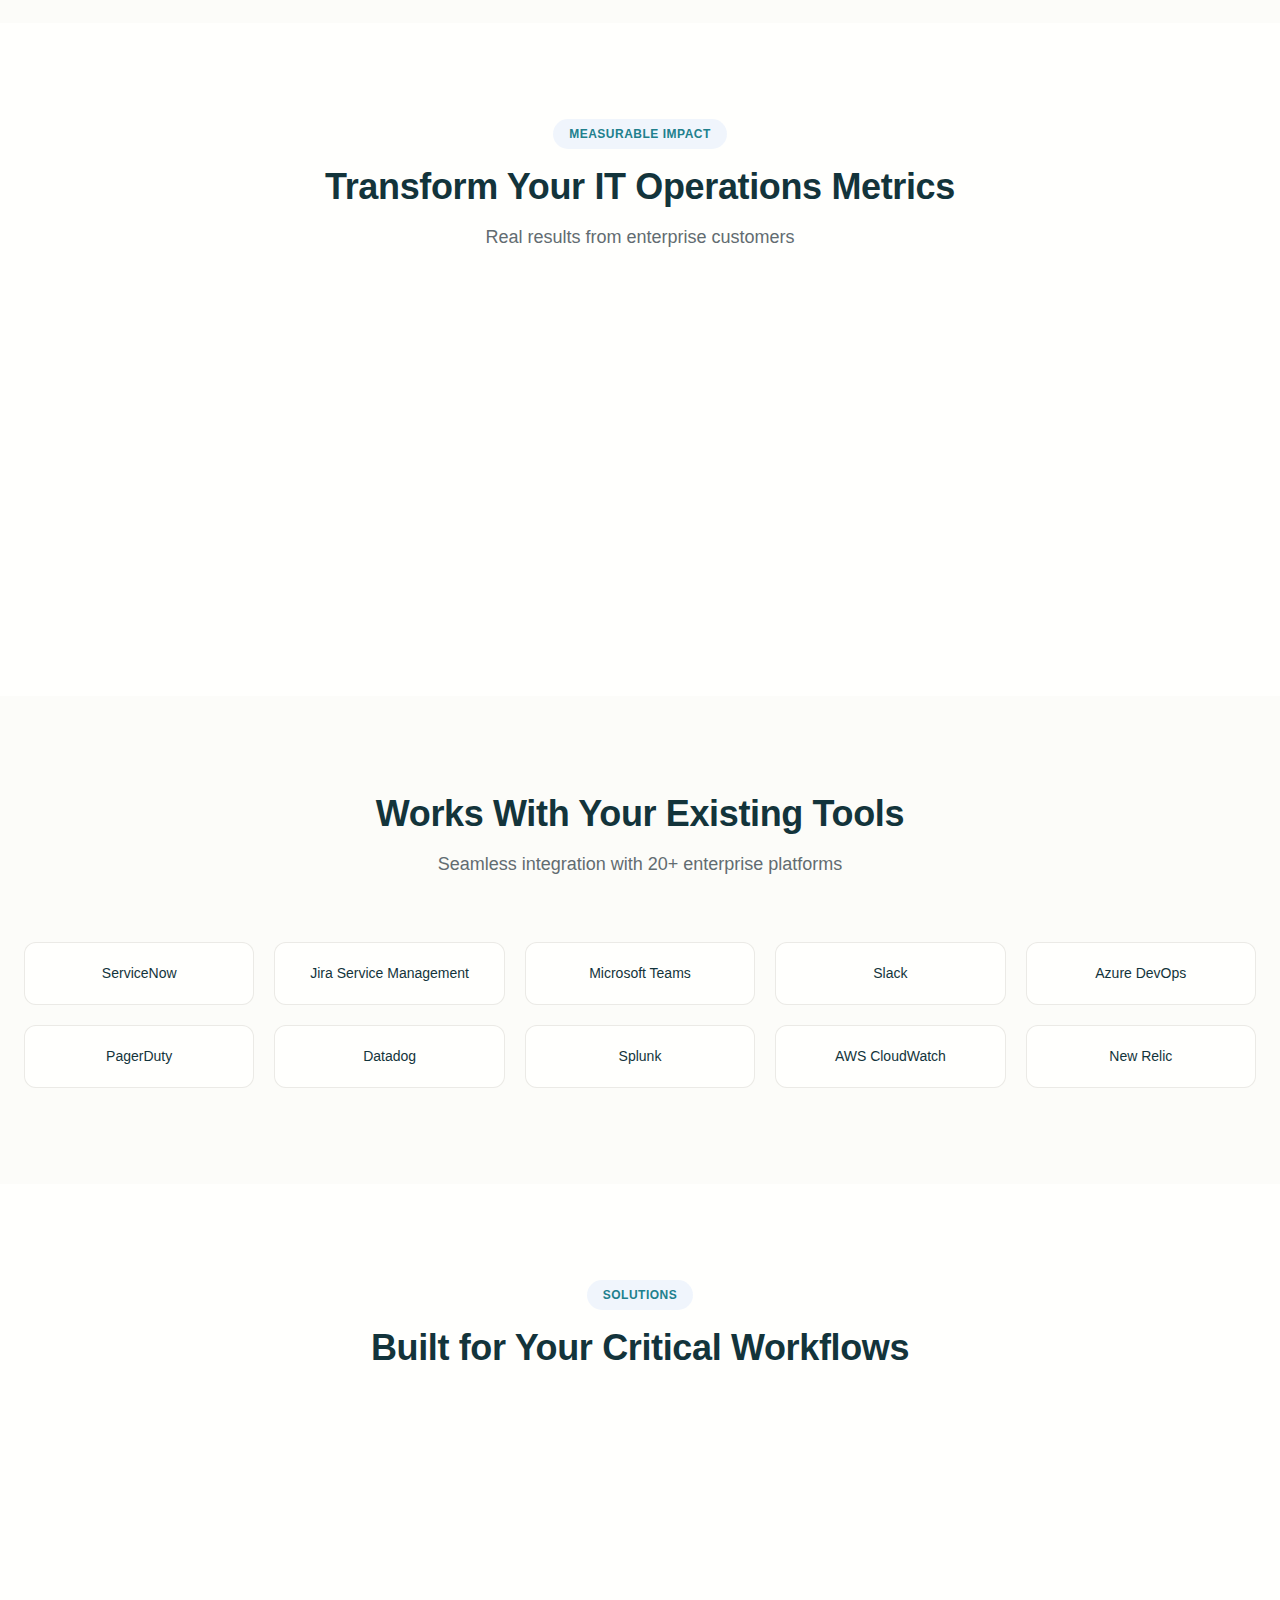
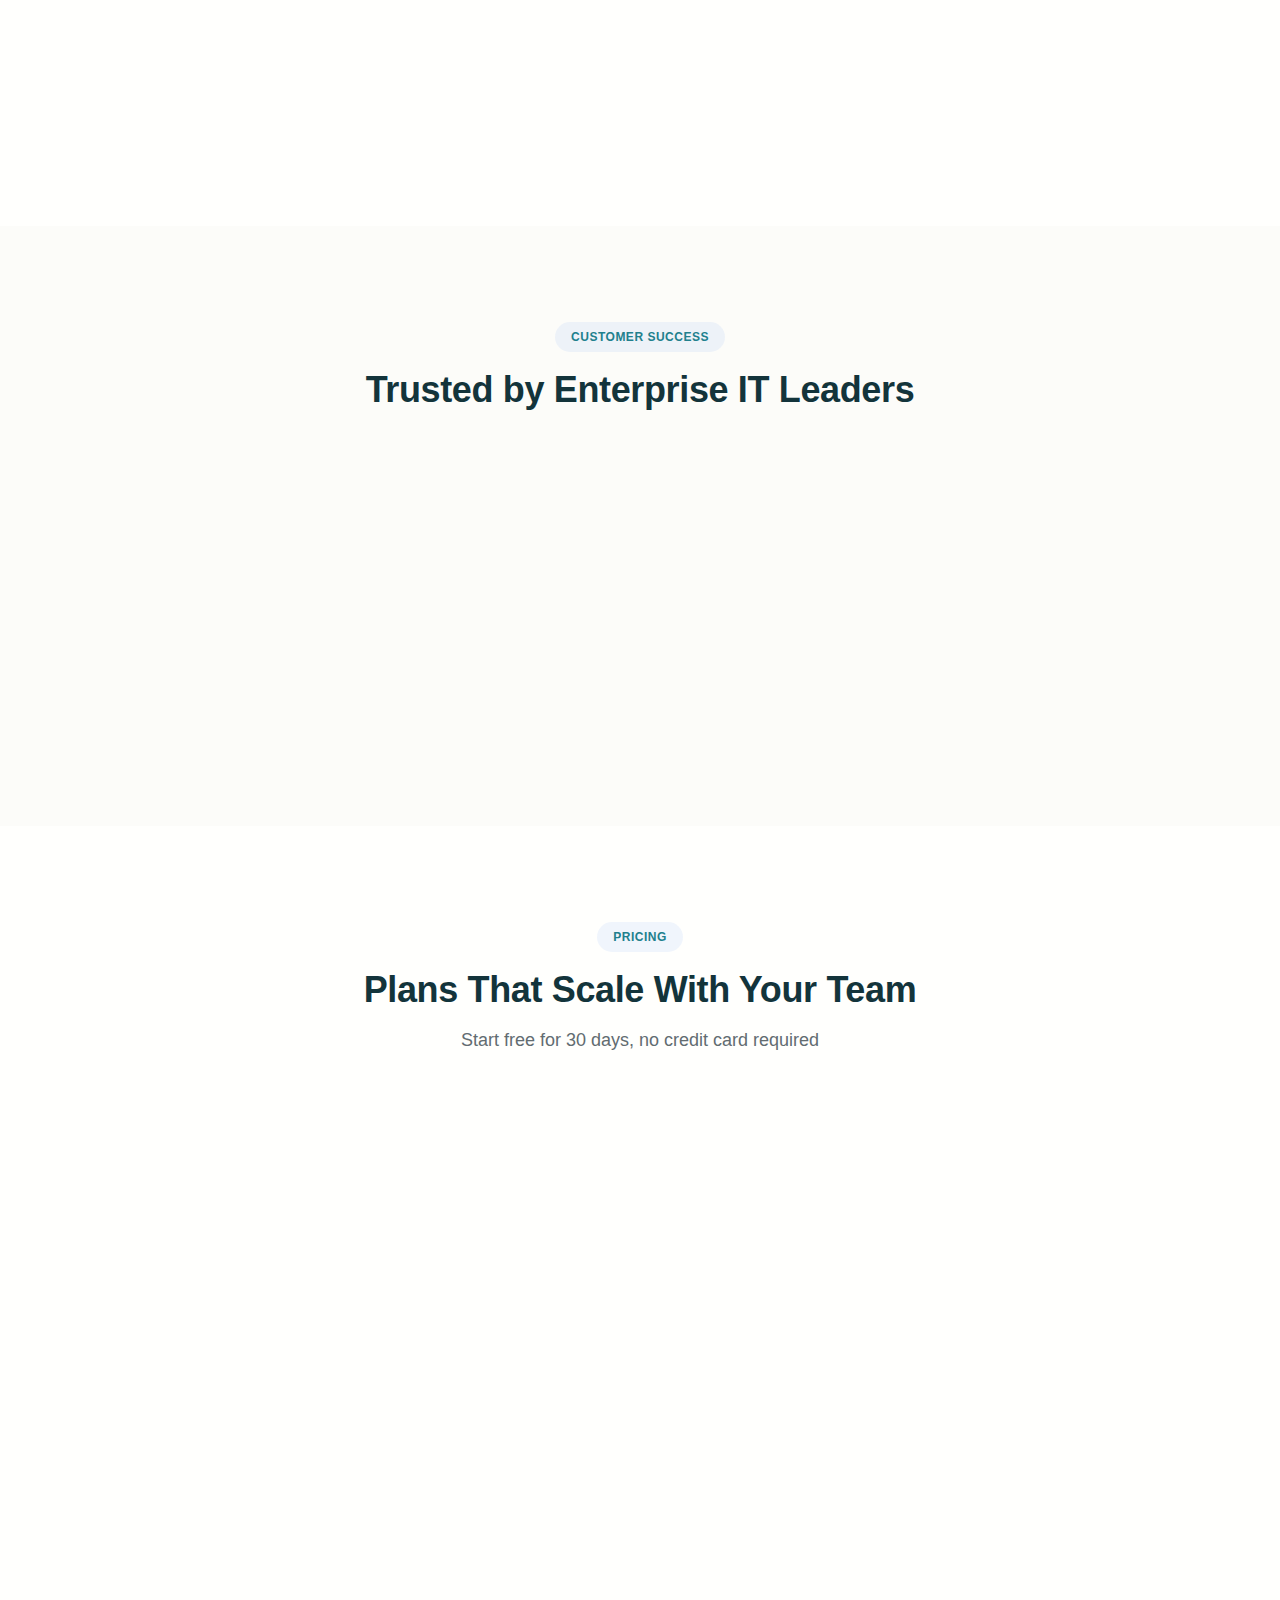
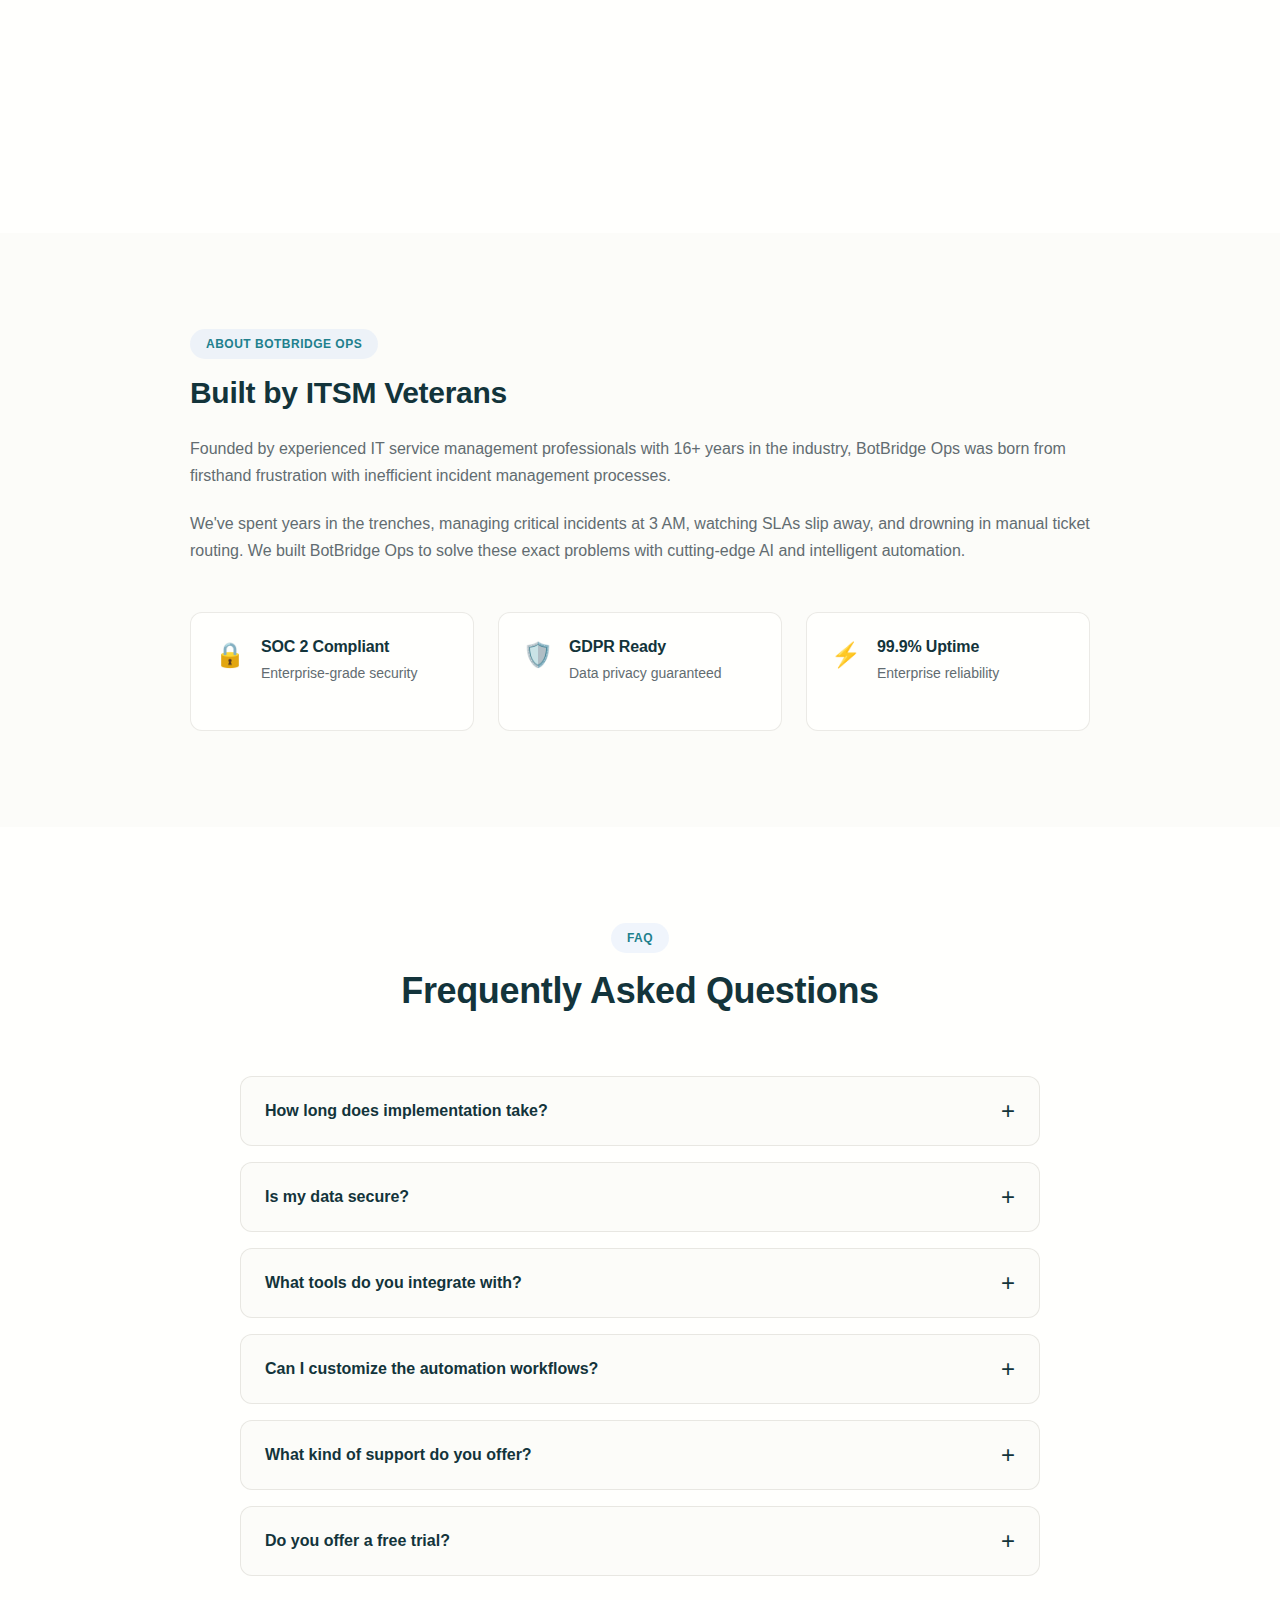
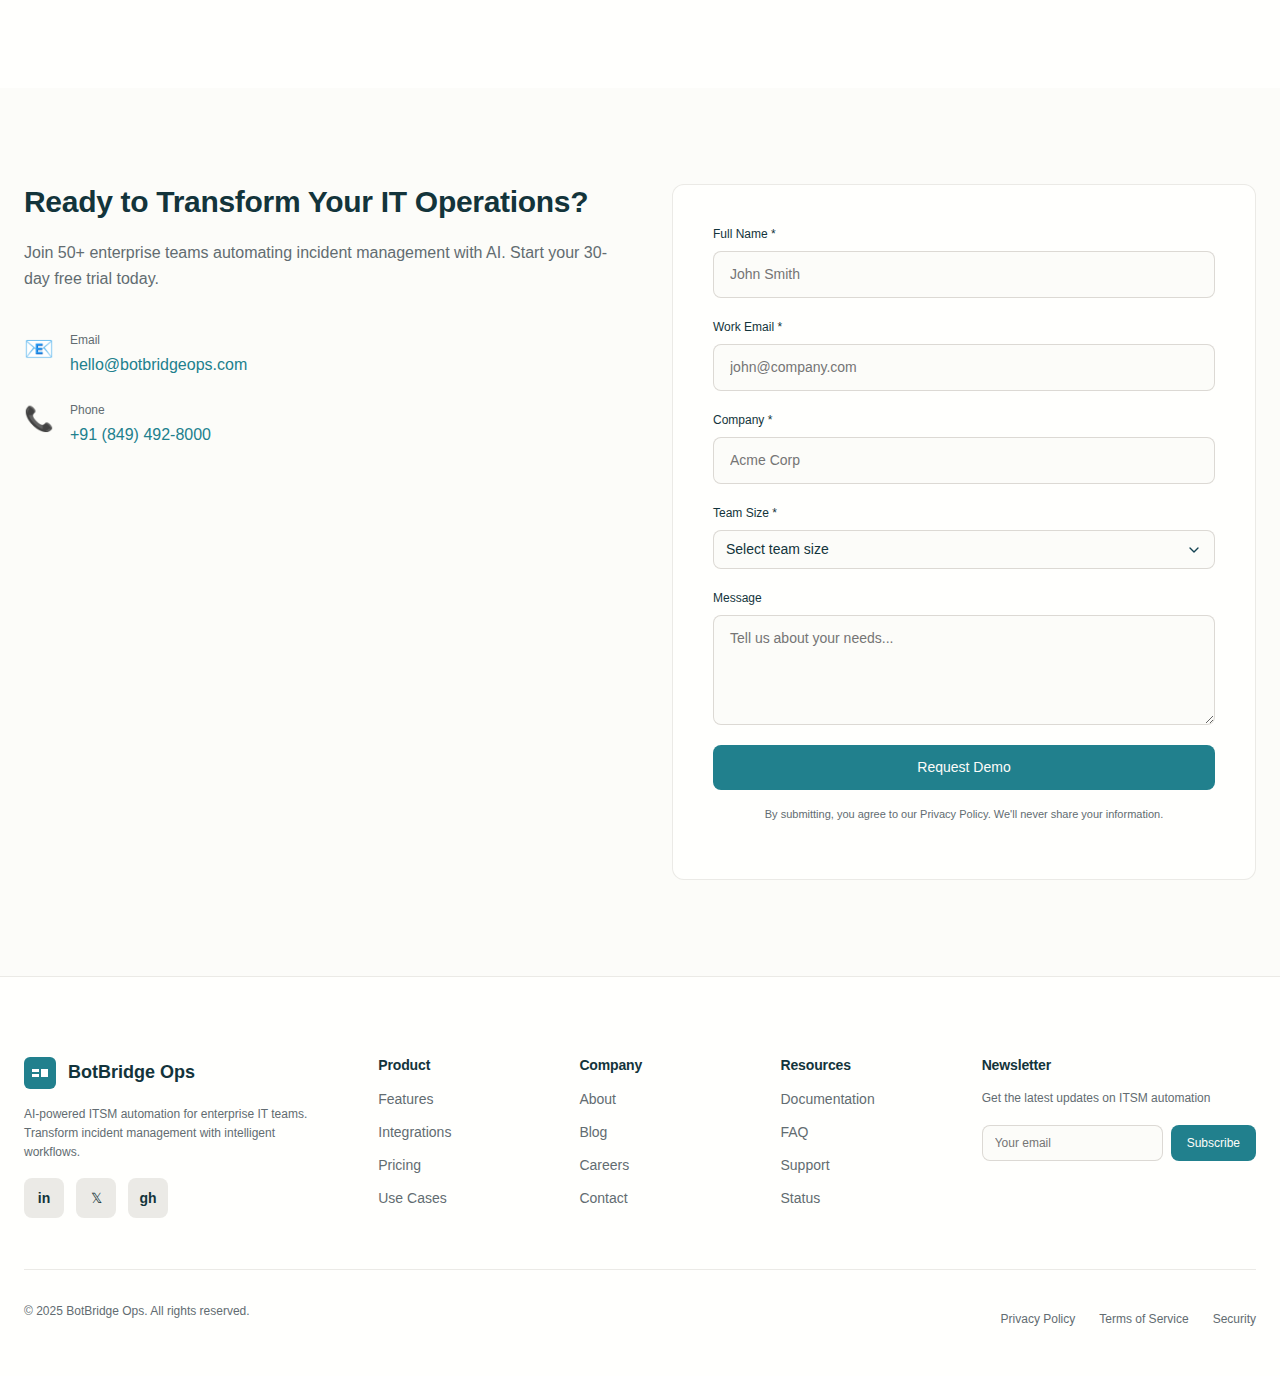
<file: index (3).html>
<!DOCTYPE html>
<html lang="en">
<head>
    <meta charset="UTF-8">
    <meta name="viewport" content="width=device-width, initial-scale=1.0">
    <title>BotBridge Ops - AI-Powered ITSM Automation Platform</title>
    <meta name="description" content="Bridge Your IT Operations with AI-Powered Automation. Reduce MTTR by 42%, achieve 98% SLA compliance, and automate 80% of routine tickets.">
    <link rel="stylesheet" href="style.css">
</head>
<body>
    <!-- Sticky Navigation -->
    <nav class="nav" id="mainNav">
        <div class="nav-container">
            <div class="nav-logo">
                <svg width="32" height="32" viewBox="0 0 32 32" fill="none" xmlns="http://www.w3.org/2000/svg">
                    <rect width="32" height="32" rx="6" fill="var(--color-primary)"/>
                    <path d="M8 12h7v3H8v-3zm0 5h7v3H8v-3zm9-5h7v8h-7v-8z" fill="white"/>
                </svg>
                <span class="nav-logo-text">BotBridge Ops</span>
            </div>
            <div class="nav-menu" id="navMenu">
                <a href="#features" class="nav-link">Features</a>
                <a href="#how-it-works" class="nav-link">How It Works</a>
                <a href="#pricing" class="nav-link">Pricing</a>
                <a href="#testimonials" class="nav-link">Testimonials</a>
                <a href="#faq" class="nav-link">FAQ</a>
                <a href="#contact" class="btn btn--primary btn--sm">Request Demo</a>
            </div>
            <button class="nav-toggle" id="navToggle" aria-label="Toggle navigation">
                <span></span>
                <span></span>
                <span></span>
            </button>
        </div>
    </nav>

    <!-- Hero Section -->
    <section class="hero" id="hero">
        <div class="hero-container">
            <div class="hero-content">
                <div class="trust-badges">
                    <span class="trust-badge">🏢 Enterprise-Grade</span>
                    <span class="trust-badge">🔒 SOC 2 Ready</span>
                    <span class="trust-badge">⚡ AI-Powered</span>
                </div>
                <h1 class="hero-title">Bridge Your IT Operations with AI-Powered Automation</h1>
                <p class="hero-subtitle">Reduce MTTR by 42%, achieve 98% SLA compliance, and automate 80% of routine tickets. Transform your IT service management with intelligent automation that learns and adapts.</p>
                <div class="hero-cta">
                    <a href="#contact" class="btn btn--primary btn--lg">Request Demo</a>
                    <a href="#how-it-works" class="btn btn--outline btn--lg">Watch Video</a>
                </div>
                <div class="hero-stats">
                    <div class="hero-stat">
                        <div class="hero-stat-value">50+</div>
                        <div class="hero-stat-label">Enterprise Customers</div>
                    </div>
                    <div class="hero-stat">
                        <div class="hero-stat-value">10K+</div>
                        <div class="hero-stat-label">Daily Automated Incidents</div>
                    </div>
                    <div class="hero-stat">
                        <div class="hero-stat-value">98%</div>
                        <div class="hero-stat-label">SLA Compliance Rate</div>
                    </div>
                </div>
            </div>
        </div>
    </section>

   <!--section class="hero secondary-hero"-->
  <h1>Open, Agentic AI – Never Locked In</h1>
  <p>
    <b>BotBridgeOps is an open, agentic AI orchestration layer.</b>
    It seamlessly connects with all your existing ITSM and collaboration platforms—without forcing you to replace, migrate, or get locked into proprietary solutions.
  </p>
  <ul>
    <li>Integrates with ServiceNow, Jira, Teams, Slack, and 20+ major tools</li>
    <li>No rip-and-replace—maximize ROI on systems you already use</li>
    <li>Open architecture ensures you always control your data and workflows</li>
    <li>Designed for interoperability, agility, and rapid adoption</li>
  </ul>
  <p>
    <b>Innovate freely. Scale confidently. Stay in control with BotBridgeOps.</b>
  </p>
</section>

    <!-- Problem/Solution Section -->
    <section class="problem-solution" id="problem-solution">
        <div class="container">
            <div class="problem-solution-grid">
                <div class="problem-card">
                    <div class="section-label">The Challenge</div>
                    <h2>IT Teams Are Overwhelmed</h2>
                    <div class="problem-list">
                        <div class="problem-item">
                            <span class="problem-icon">⚠️</span>
                            <div>
                                <h4>Manual Incident Handling</h4>
                                <p>Teams waste hours on repetitive ticket categorization and routing</p>
                            </div>
                        </div>
                        <div class="problem-item">
                            <span class="problem-icon">🔀</span>
                            <div>
                                <h4>Tool Fragmentation</h4>
                                <p>ServiceNow, Jira, Teams, Slack - data scattered across platforms</p>
                            </div>
                        </div>
                        <div class="problem-item">
                            <span class="problem-icon">⏱️</span>
                            <div>
                                <h4>Slow Response Times</h4>
                                <p>Critical incidents slip through the cracks, missing SLA targets</p>
                            </div>
                        </div>
                    </div>
                </div>
                <div class="solution-card">
                    <div class="section-label">The Solution</div>
                    <h2>Intelligent Automation That Works</h2>
                    <div class="solution-list">
                        <div class="solution-item">
                            <span class="solution-icon">🤖</span>
                            <div>
                                <h4>AI-Powered Automation</h4>
                                <p>95% accurate incident categorization and intelligent routing</p>
                            </div>
                        </div>
                        <div class="solution-item">
                            <span class="solution-icon">🔗</span>
                            <div>
                                <h4>Unified Platform</h4>
                                <p>Single pane of glass for all your ITSM tools and workflows</p>
                            </div>
                        </div>
                        <div class="solution-item">
                            <span class="solution-icon">⚡</span>
                            <div>
                                <h4>Real-Time Intelligence</h4>
                                <p>Proactive alerts and automated responses keep you ahead</p>
                            </div>
                        </div>
                    </div>
                </div>
            </div>
        </div>
    </section>

    <!-- Key Features Section -->
    <section class="features" id="features">
        <div class="container">
            <div class="section-header">
                <div class="section-label">Platform Capabilities</div>
                <h2>Everything You Need to Transform IT Operations</h2>
                <p class="section-description">Comprehensive ITSM automation powered by AI and machine learning</p>
            </div>
            <div class="features-grid">
                <div class="feature-card">
                    <div class="feature-icon" style="background: var(--color-bg-1);">🤖</div>
                    <h3>AI-Powered Incident Categorization</h3>
                    <p>Automatically classify and prioritize incidents with 95% accuracy using advanced machine learning</p>
                </div>
                <div class="feature-card">
                    <div class="feature-icon" style="background: var(--color-bg-2);">🔗</div>
                    <h3>Multi-Platform Integration</h3>
                    <p>Seamlessly connect ServiceNow, Jira, Teams, Slack, and 20+ other enterprise tools</p>
                </div>
                <div class="feature-card">
                    <div class="feature-icon" style="background: var(--color-bg-3);">⚡</div>
                    <h3>Intelligent Workflow Automation</h3>
                    <p>Create custom automation rules that adapt and learn from your team's responses</p>
                </div>
                <div class="feature-card">
                    <div class="feature-icon" style="background: var(--color-bg-4);">📊</div>
                    <h3>Real-Time Analytics &amp; Reporting</h3>
                    <p>Track performance metrics, SLA compliance, and cost savings with live dashboards</p>
                </div>
                <div class="feature-card">
                    <div class="feature-icon" style="background: var(--color-bg-5);">💬</div>
                    <h3>24/7 ChatOps Command Center</h3>
                    <p>Manage incidents directly from Teams or Slack with natural language commands</p>
                </div>
                <div class="feature-card">
                    <div class="feature-icon" style="background: var(--color-bg-6);">🔒</div>
                    <h3>Enterprise Security &amp; Compliance</h3>
                    <p>SOC 2 ready with encryption, audit logs, and role-based access control</p>
                </div>
            </div>
        </div>
    </section>

    <!-- How It Works Section -->
    <section class="how-it-works" id="how-it-works">
        <div class="container">
            <div class="section-header">
                <div class="section-label">Implementation Process</div>
                <h2>Get Started in 4 Simple Steps</h2>
                <p class="section-description">From integration to automation in weeks, not months</p>
            </div>
            <div class="steps-grid">
                <div class="step-card">
                    <div class="step-number">1</div>
                    <h3>Connect Your Tools</h3>
                    <p>Integrate ServiceNow, Jira, monitoring systems, and communication platforms with OAuth 2.0 secure connections</p>
                </div>
                <div class="step-card">
                    <div class="step-number">2</div>
                    <h3>Configure Automation Rules</h3>
                    <p>Set up intelligent workflows, escalation policies, and routing rules using our no-code builder</p>
                </div>
                <div class="step-card">
                    <div class="step-number">3</div>
                    <h3>Enable ChatOps</h3>
                    <p>Deploy AI-powered bot to Teams or Slack for natural language incident management and collaboration</p>
                </div>
                <div class="step-card">
                    <div class="step-number">4</div>
                    <h3>Let AI Handle the Rest</h3>
                    <p>Watch as routine incidents are automatically categorized, routed, and resolved - saving your team hours daily</p>
                </div>
            </div>
        </div>
    </section>

    <!-- Benefits/ROI Section -->
    <section class="benefits" id="benefits">
        <div class="container">
            <div class="section-header">
                <div class="section-label">Measurable Impact</div>
                <h2>Transform Your IT Operations Metrics</h2>
                <p class="section-description">Real results from enterprise customers</p>
            </div>
            <div class="benefits-grid">
                <div class="benefit-card">
                    <div class="benefit-value">42%</div>
                    <div class="benefit-label">Reduction in MTTR</div>
                    <p>Incidents resolved faster with intelligent automation and routing</p>
                </div>
                <div class="benefit-card">
                    <div class="benefit-value">98%</div>
                    <div class="benefit-label">SLA Compliance</div>
                    <p>Never miss critical deadlines with proactive monitoring and alerts</p>
                </div>
                <div class="benefit-card">
                    <div class="benefit-value">80%</div>
                    <div class="benefit-label">Tickets Automated</div>
                    <p>Routine incidents handled automatically, freeing your team for strategic work</p>
                </div>
                <div class="benefit-card">
                    <div class="benefit-value">15+</div>
                    <div class="benefit-label">Hours Saved Weekly</div>
                    <p>Per team member - redirect effort to high-value initiatives</p>
                </div>
            </div>
        </div>
    </section>

    <!-- Integration Partners Section -->
    <section class="integrations" id="integrations">
        <div class="container">
            <div class="section-header">
                <h2>Works With Your Existing Tools</h2>
                <p class="section-description">Seamless integration with 20+ enterprise platforms</p>
            </div>
            <div class="integrations-grid">
                <div class="integration-badge">ServiceNow</div>
                <div class="integration-badge">Jira Service Management</div>
                <div class="integration-badge">Microsoft Teams</div>
                <div class="integration-badge">Slack</div>
                <div class="integration-badge">Azure DevOps</div>
                <div class="integration-badge">PagerDuty</div>
                <div class="integration-badge">Datadog</div>
                <div class="integration-badge">Splunk</div>
                <div class="integration-badge">AWS CloudWatch</div>
                <div class="integration-badge">New Relic</div>
            </div>
        </div>
    </section>

    <!-- Use Cases Section -->
    <section class="use-cases" id="use-cases">
        <div class="container">
            <div class="section-header">
                <div class="section-label">Solutions</div>
                <h2>Built for Your Critical Workflows</h2>
            </div>
            <div class="use-cases-grid">
                <div class="use-case-card">
                    <div class="use-case-icon">🚨</div>
                    <h3>Major Incident Management</h3>
                    <p>Automatically escalate critical incidents, notify stakeholders, and coordinate response teams with real-time collaboration</p>
                </div>
                <div class="use-case-card">
                    <div class="use-case-icon">🛡️</div>
                    <h3>Security Incident Response</h3>
                    <p>Route security alerts to the right teams and trigger automated containment workflows to minimize breach impact</p>
                </div>
                <div class="use-case-card">
                    <div class="use-case-icon">🔄</div>
                    <h3>Change Management Automation</h3>
                    <p>Automate change approvals, validate deployment windows, and track implementation status across environments</p>
                </div>
                <div class="use-case-card">
                    <div class="use-case-icon">✅</div>
                    <h3>Service Request Fulfillment</h3>
                    <p>Handle common requests like password resets and access provisioning automatically with zero-touch automation</p>
                </div>
            </div>
        </div>
    </section>

    <!-- Testimonials Section -->
    <section class="testimonials" id="testimonials">
        <div class="container">
            <div class="section-header">
                <div class="section-label">Customer Success</div>
                <h2>Trusted by Enterprise IT Leaders</h2>
            </div>
            <div class="testimonials-grid">
                <div class="testimonial-card">
                    <div class="testimonial-rating">⭐⭐⭐⭐⭐</div>
                    <p class="testimonial-quote">"BotBridge Ops reduced our incident response time by 45%. The AI categorization is remarkably accurate."</p>
                    <div class="testimonial-author">
                        <div class="testimonial-avatar">SC</div>
                        <div>
                            <div class="testimonial-name">Sarah Chen</div>
                            <div class="testimonial-role">VP of IT Operations, TechCorp Global</div>
                        </div>
                    </div>
                </div>
                <div class="testimonial-card">
                    <div class="testimonial-rating">⭐⭐⭐⭐⭐</div>
                    <p class="testimonial-quote">"We automated 75% of our routine incidents in the first month. Game-changing for our team."</p>
                    <div class="testimonial-author">
                        <div class="testimonial-avatar">MR</div>
                        <div>
                            <div class="testimonial-name">Michael Rodriguez</div>
                            <div class="testimonial-role">Director of Service Management, FinServe Inc</div>
                        </div>
                    </div>
                </div>
                <div class="testimonial-card">
                    <div class="testimonial-rating">⭐⭐⭐⭐⭐</div>
                    <p class="testimonial-quote">"The ChatOps integration transformed how our team collaborates during major incidents."</p>
                    <div class="testimonial-author">
                        <div class="testimonial-avatar">JT</div>
                        <div>
                            <div class="testimonial-name">Jennifer Thompson</div>
                            <div class="testimonial-role">IT Service Manager, Healthcare Systems LLC</div>
                        </div>
                    </div>
                </div>
            </div>
        </div>
    </section>

    <!-- Pricing Section -->
    <section class="pricing" id="pricing">
        <div class="container">
            <div class="section-header">
                <div class="section-label">Pricing</div>
                <h2>Plans That Scale With Your Team</h2>
                <p class="section-description">Start free for 30 days, no credit card required</p>
            </div>
            <div class="pricing-grid">
                <div class="pricing-card">
                    <div class="pricing-header">
                        <h3>Starter</h3>
                        <p>Perfect for small teams</p>
                    </div>
                    <div class="pricing-price">
                        <span class="price-amount">$499</span>
                        <span class="price-period">/month</span>
                    </div>
                    <ul class="pricing-features">
                        <li>✓ Up to 50 users</li>
                        <li>✓ Basic AI automation</li>
                        <li>✓ 2 tool integrations</li>
                        <li>✓ Email support</li>
                        <li>✓ Standard analytics</li>
                    </ul>
                    <a href="#contact" class="btn btn--outline btn--full-width">Contact Sales</a>
                </div>
                <div class="pricing-card pricing-card--featured">
                    <div class="pricing-badge">Most Popular</div>
                    <div class="pricing-header">
                        <h3>Professional</h3>
                        <p>For growing teams</p>
                    </div>
                    <div class="pricing-price">
                        <span class="price-amount">$1,499</span>
                        <span class="price-period">/month</span>
                    </div>
                    <ul class="pricing-features">
                        <li>✓ Up to 200 users</li>
                        <li>✓ Advanced AI automation</li>
                        <li>✓ Unlimited integrations</li>
                        <li>✓ Priority support</li>
                        <li>✓ Advanced analytics</li>
                        <li>✓ Custom workflows</li>
                    </ul>
                    <a href="#contact" class="btn btn--primary btn--full-width">Contact Sales</a>
                </div>
                <div class="pricing-card">
                    <div class="pricing-header">
                        <h3>Enterprise</h3>
                        <p>For large organizations</p>
                    </div>
                    <div class="pricing-price">
                        <span class="price-amount">Custom</span>
                    </div>
                    <ul class="pricing-features">
                        <li>✓ Unlimited users</li>
                        <li>✓ Dedicated support</li>
                        <li>✓ Custom integrations</li>
                        <li>✓ SLA guarantees</li>
                        <li>✓ Training &amp; onboarding</li>
                        <li>✓ Compliance certifications</li>
                    </ul>
                    <a href="#contact" class="btn btn--outline btn--full-width">Contact Sales</a>
                </div>
            </div>
        </div>
    </section>

    <!-- About/Trust Section -->
    <section class="about" id="about">
        <div class="container">
            <div class="about-grid">
                <div class="about-content">
                    <div class="section-label">About BotBridge Ops</div>
                    <h2>Built by ITSM Veterans</h2>
                    <p>Founded by experienced IT service management professionals with 16+ years in the industry, BotBridge Ops was born from firsthand frustration with inefficient incident management processes.</p>
                    <p>We've spent years in the trenches, managing critical incidents at 3 AM, watching SLAs slip away, and drowning in manual ticket routing. We built BotBridge Ops to solve these exact problems with cutting-edge AI and intelligent automation.</p>
                    <div class="trust-indicators">
                        <div class="trust-indicator">
                            <span class="trust-indicator-icon">🔒</span>
                            <div>
                                <h4>SOC 2 Compliant</h4>
                                <p>Enterprise-grade security</p>
                            </div>
                        </div>
                        <div class="trust-indicator">
                            <span class="trust-indicator-icon">🛡️</span>
                            <div>
                                <h4>GDPR Ready</h4>
                                <p>Data privacy guaranteed</p>
                            </div>
                        </div>
                        <div class="trust-indicator">
                            <span class="trust-indicator-icon">⚡</span>
                            <div>
                                <h4>99.9% Uptime</h4>
                                <p>Enterprise reliability</p>
                            </div>
                        </div>
                    </div>
                </div>
            </div>
        </div>
    </section>

    <!-- FAQ Section -->
    <section class="faq" id="faq">
        <div class="container">
            <div class="section-header">
                <div class="section-label">FAQ</div>
                <h2>Frequently Asked Questions</h2>
            </div>
            <div class="faq-list">
                <div class="faq-item">
                    <button class="faq-question">
                        <span>How long does implementation take?</span>
                        <span class="faq-toggle">+</span>
                    </button>
                    <div class="faq-answer">
                        <p>Most customers are up and running within 2-4 weeks. Our team handles the integration setup and provides comprehensive training.</p>
                    </div>
                </div>
                <div class="faq-item">
                    <button class="faq-question">
                        <span>Is my data secure?</span>
                        <span class="faq-toggle">+</span>
                    </button>
                    <div class="faq-answer">
                        <p>Yes. We use enterprise-grade encryption, maintain SOC 2 compliance, and never store sensitive customer data. All integrations use secure OAuth 2.0.</p>
                    </div>
                </div>
                <div class="faq-item">
                    <button class="faq-question">
                        <span>What tools do you integrate with?</span>
                        <span class="faq-toggle">+</span>
                    </button>
                    <div class="faq-answer">
                        <p>We support 20+ integrations including ServiceNow, Jira, Microsoft Teams, Slack, PagerDuty, and all major monitoring platforms.</p>
                    </div>
                </div>
                <div class="faq-item">
                    <button class="faq-question">
                        <span>Can I customize the automation workflows?</span>
                        <span class="faq-toggle">+</span>
                    </button>
                    <div class="faq-answer">
                        <p>Absolutely. Our no-code workflow builder lets you create custom rules, escalations, and automations tailored to your processes.</p>
                    </div>
                </div>
                <div class="faq-item">
                    <button class="faq-question">
                        <span>What kind of support do you offer?</span>
                        <span class="faq-toggle">+</span>
                    </button>
                    <div class="faq-answer">
                        <p>Professional and Enterprise plans include priority support with dedicated success managers. All plans include comprehensive documentation and training resources.</p>
                    </div>
                </div>
                <div class="faq-item">
                    <button class="faq-question">
                        <span>Do you offer a free trial?</span>
                        <span class="faq-toggle">+</span>
                    </button>
                    <div class="faq-answer">
                        <p>Yes! We offer a 30-day free trial with full access to all features. No credit card required to start.</p>
                    </div>
                </div>
            </div>
        </div>
    </section>

    <!-- Contact/CTA Section -->
    <section class="contact" id="contact">
        <div class="container">
            <div class="contact-grid">
                <div class="contact-content">
                    <h2>Ready to Transform Your IT Operations?</h2>
                    <p>Join 50+ enterprise teams automating incident management with AI. Start your 30-day free trial today.</p>
                    <div class="contact-info">
                        <div class="contact-item">
                            <span class="contact-icon">📧</span>
                            <div>
                                <div class="contact-label">Email</div>
                                <a href="mailto:hello@botbridgeops.com">hello@botbridgeops.com</a>
                            </div>
                        </div>
                        <div class="contact-item">
                            <span class="contact-icon">📞</span>
                            <div>
                                <div class="contact-label">Phone</div>
                                <a href="tel:+15551234567">+91 (849) 492-8000</a>
                            </div>
                        </div>
                    </div>
                </div>
                <div class="contact-form-container">
                    <form class="contact-form" id="contactForm">
                        <div class="form-group">
                            <label class="form-label">Full Name *</label>
                            <input type="text" class="form-control" placeholder="John Smith" required>
                        </div>
                        <div class="form-group">
                            <label class="form-label">Work Email *</label>
                            <input type="email" class="form-control" placeholder="john@company.com" required>
                        </div>
                        <div class="form-group">
                            <label class="form-label">Company *</label>
                            <input type="text" class="form-control" placeholder="Acme Corp" required>
                        </div>
                        <div class="form-group">
                            <label class="form-label">Team Size *</label>
                            <select class="form-control" required>
                                <option value="">Select team size</option>
                                <option value="1-50">1-50 users</option>
                                <option value="51-200">51-200 users</option>
                                <option value="201-500">201-500 users</option>
                                <option value="500+">500+ users</option>
                            </select>
                        </div>
                        <div class="form-group">
                            <label class="form-label">Message</label>
                            <textarea class="form-control" rows="4" placeholder="Tell us about your needs..."></textarea>
                        </div>
                        <button type="submit" class="btn btn--primary btn--full-width">Request Demo</button>
                        <p class="form-privacy">By submitting, you agree to our Privacy Policy. We'll never share your information.</p>
                    </form>
                </div>
            </div>
        </div>
    </section>

    <!-- Footer -->
    <footer class="footer">
        <div class="container">
            <div class="footer-grid">
                <div class="footer-col">
                    <div class="footer-logo">
                        <svg width="32" height="32" viewBox="0 0 32 32" fill="none" xmlns="http://www.w3.org/2000/svg">
                            <rect width="32" height="32" rx="6" fill="var(--color-primary)"/>
                            <path d="M8 12h7v3H8v-3zm0 5h7v3H8v-3zm9-5h7v8h-7v-8z" fill="white"/>
                        </svg>
                        <span>BotBridge Ops</span>
                    </div>
                    <p class="footer-description">AI-powered ITSM automation for enterprise IT teams. Transform incident management with intelligent workflows.</p>
                    <div class="footer-social">
                        <a href="https://linkedin.com" target="_blank" aria-label="LinkedIn" class="social-link">in</a>
                        <a href="https://twitter.com" target="_blank" aria-label="Twitter" class="social-link">𝕏</a>
                        <a href="https://github.com" target="_blank" aria-label="GitHub" class="social-link">gh</a>
                    </div>
                </div>
                <div class="footer-col">
                    <h4>Product</h4>
                    <ul class="footer-links">
                        <li><a href="#features">Features</a></li>
                        <li><a href="#integrations">Integrations</a></li>
                        <li><a href="#pricing">Pricing</a></li>
                        <li><a href="#use-cases">Use Cases</a></li>
                    </ul>
                </div>
                <div class="footer-col">
                    <h4>Company</h4>
                    <ul class="footer-links">
                        <li><a href="#about">About</a></li>
                        <li><a href="#">Blog</a></li>
                        <li><a href="#">Careers</a></li>
                        <li><a href="#contact">Contact</a></li>
                    </ul>
                </div>
                <div class="footer-col">
                    <h4>Resources</h4>
                    <ul class="footer-links">
                        <li><a href="#">Documentation</a></li>
                        <li><a href="#faq">FAQ</a></li>
                        <li><a href="#">Support</a></li>
                        <li><a href="#">Status</a></li>
                    </ul>
                </div>
                <div class="footer-col">
                    <h4>Newsletter</h4>
                    <p>Get the latest updates on ITSM automation</p>
                    <form class="newsletter-form" id="newsletterForm">
                        <input type="email" placeholder="Your email" required>
                        <button type="submit" class="btn btn--primary btn--sm">Subscribe</button>
                    </form>
                </div>
            </div>
            <div class="footer-bottom">
                <p>&copy; 2025 BotBridge Ops. All rights reserved.</p>
                <div class="footer-legal">
                    <a href="#">Privacy Policy</a>
                    <a href="#">Terms of Service</a>
                    <a href="#">Security</a>
                </div>
            </div>
        </div>
    </footer>

    <script src="app.js"></script>
</body>
</html>
</file>
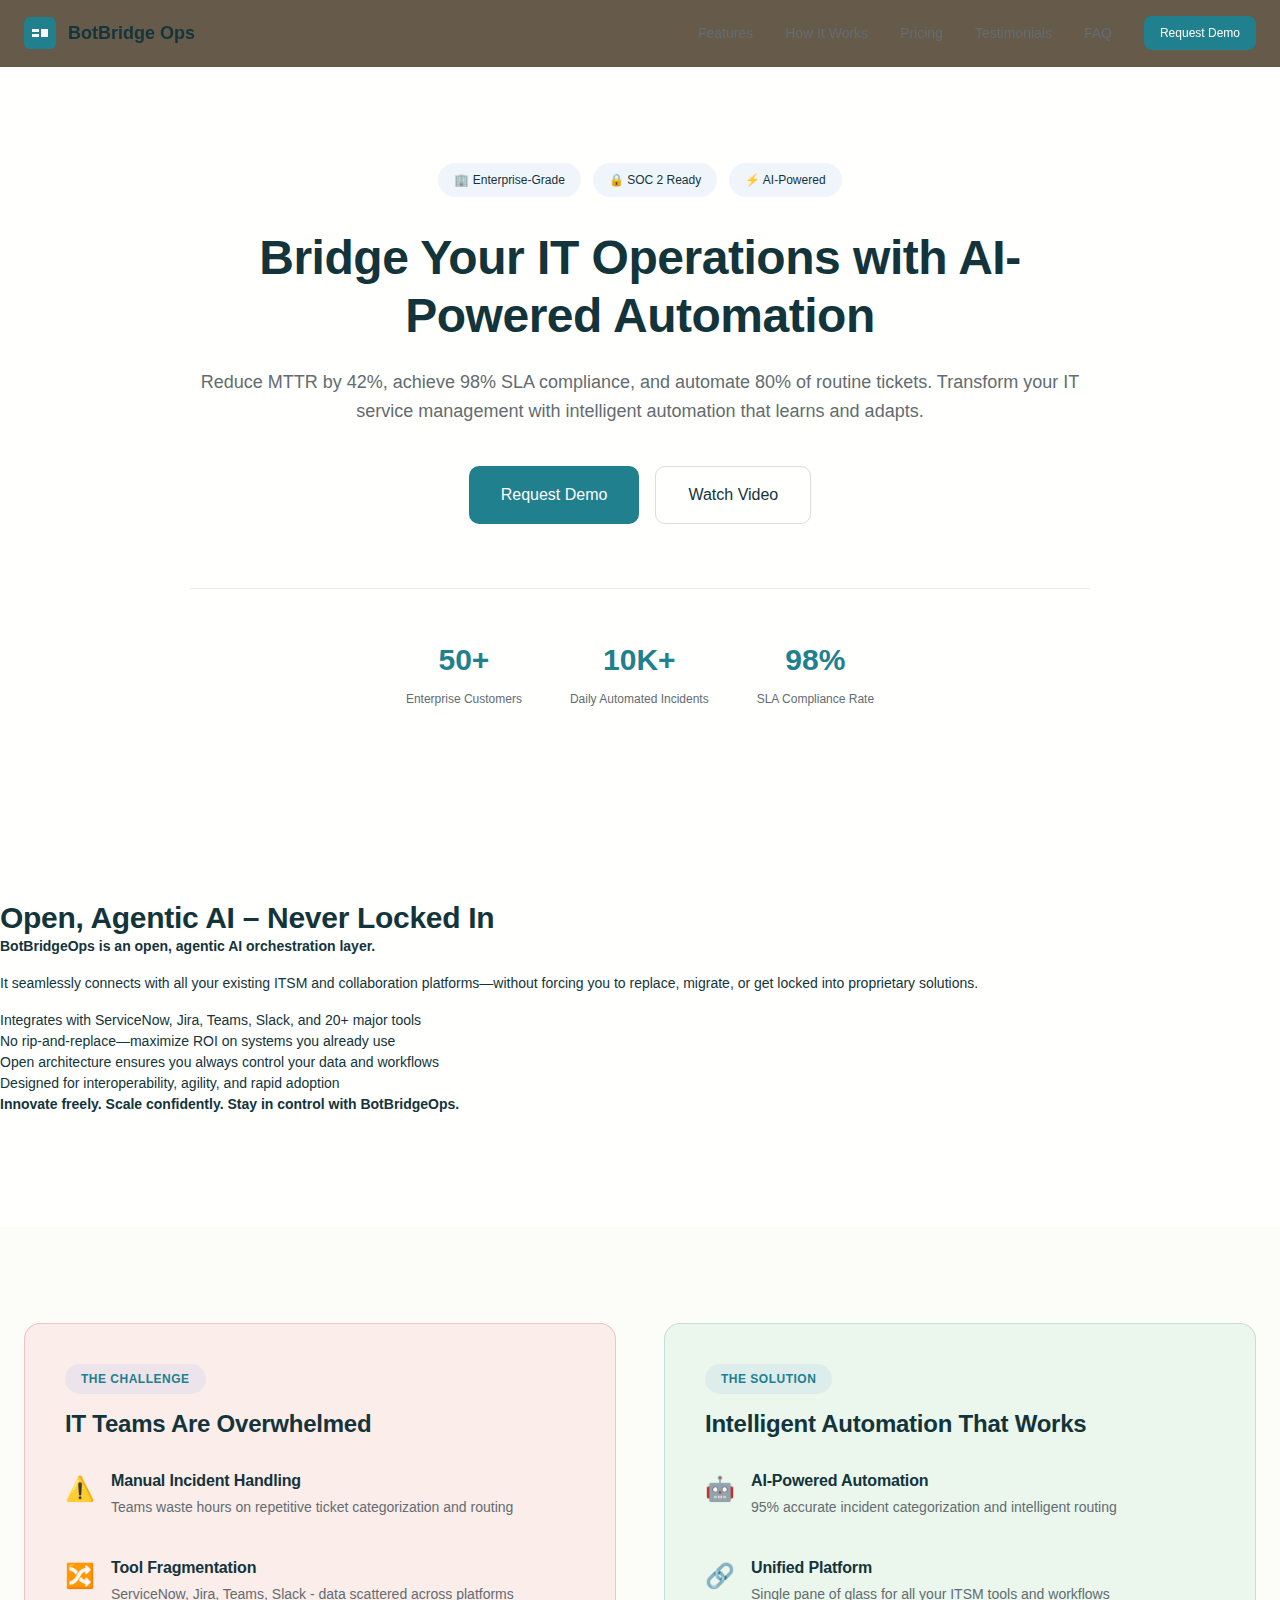
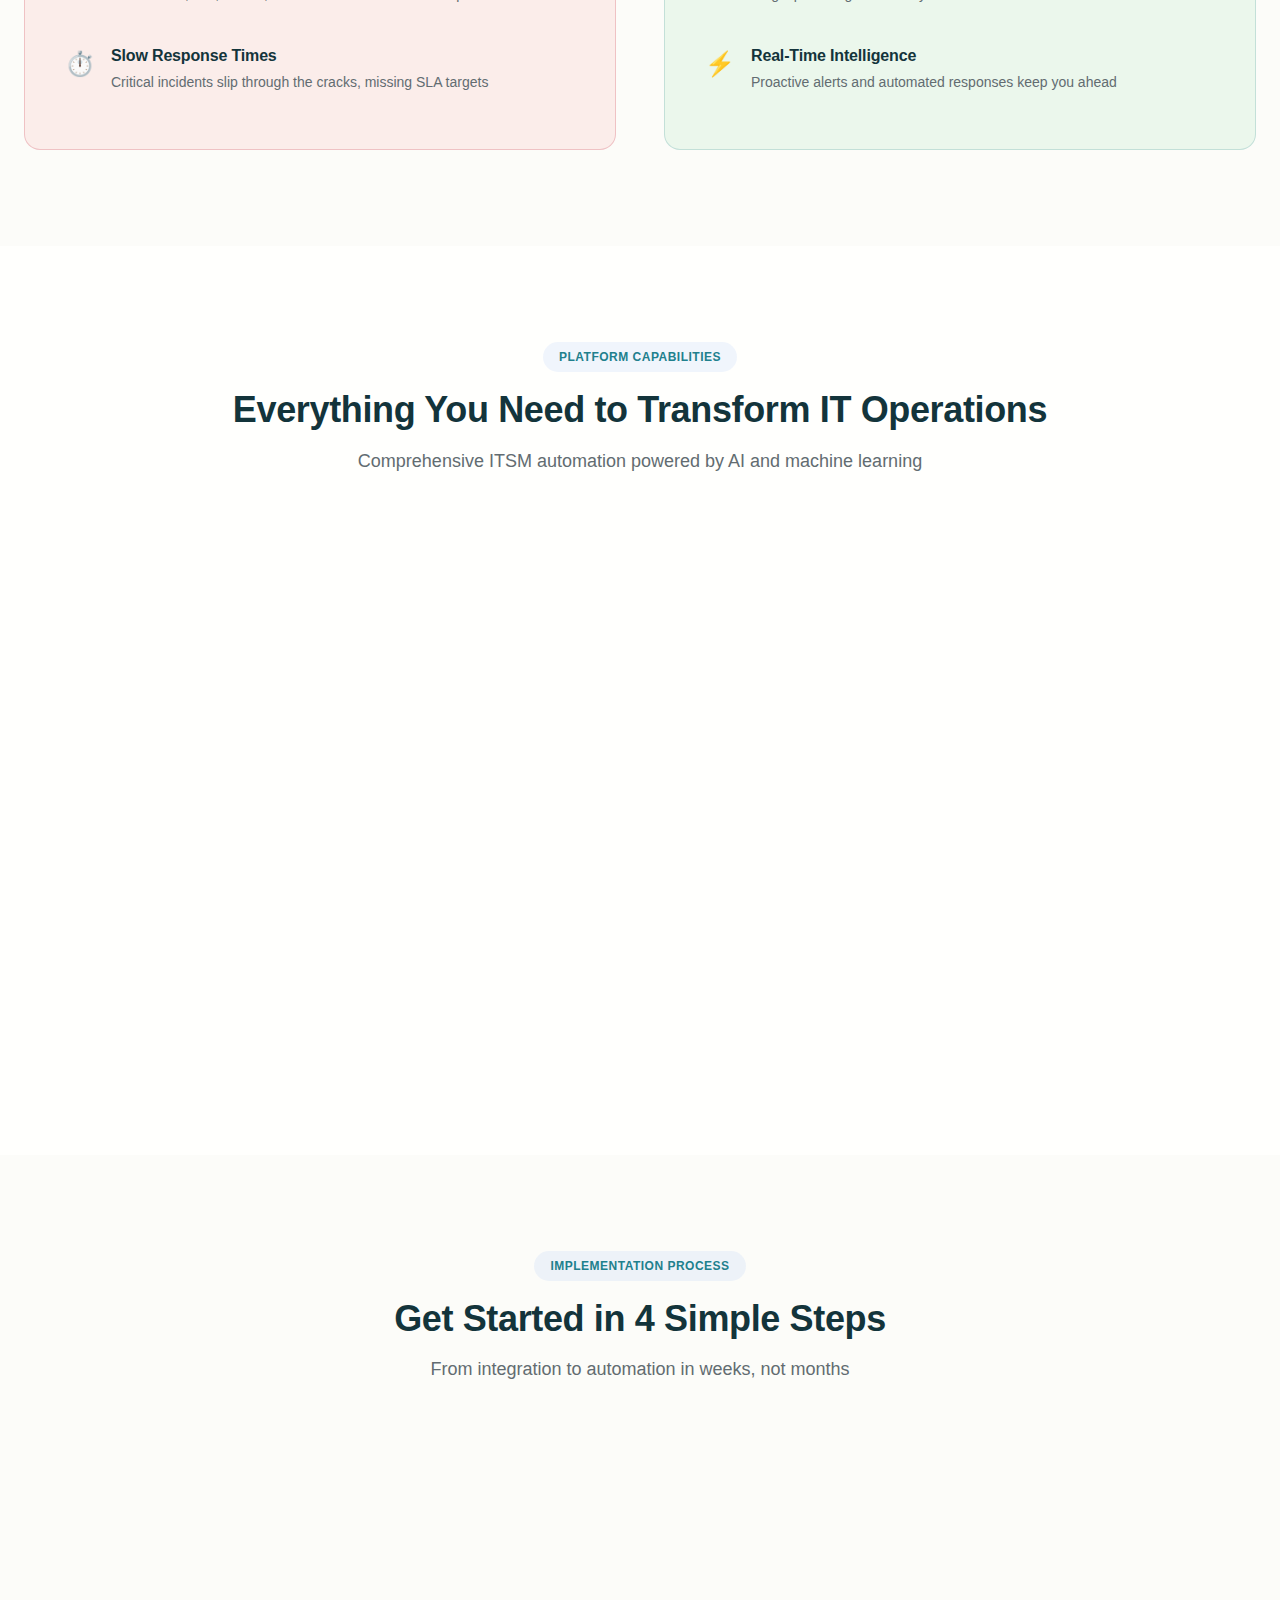
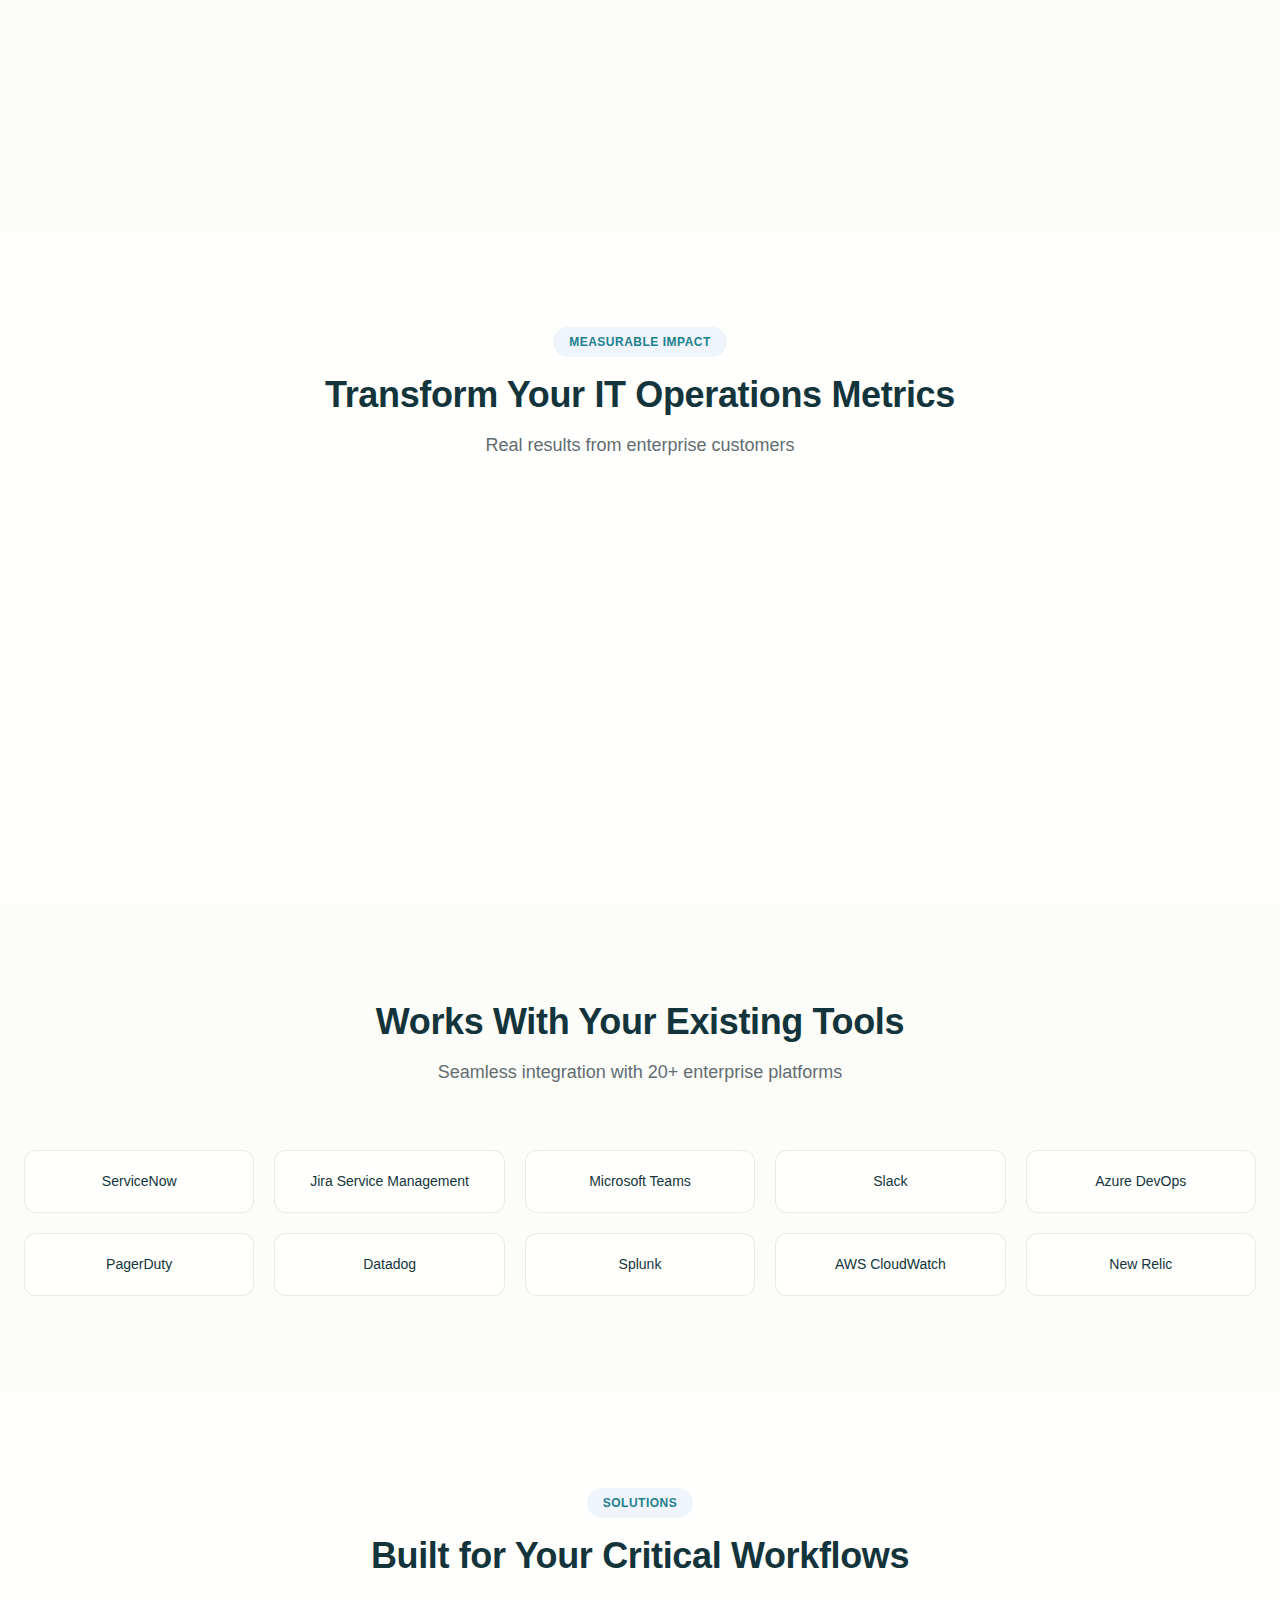
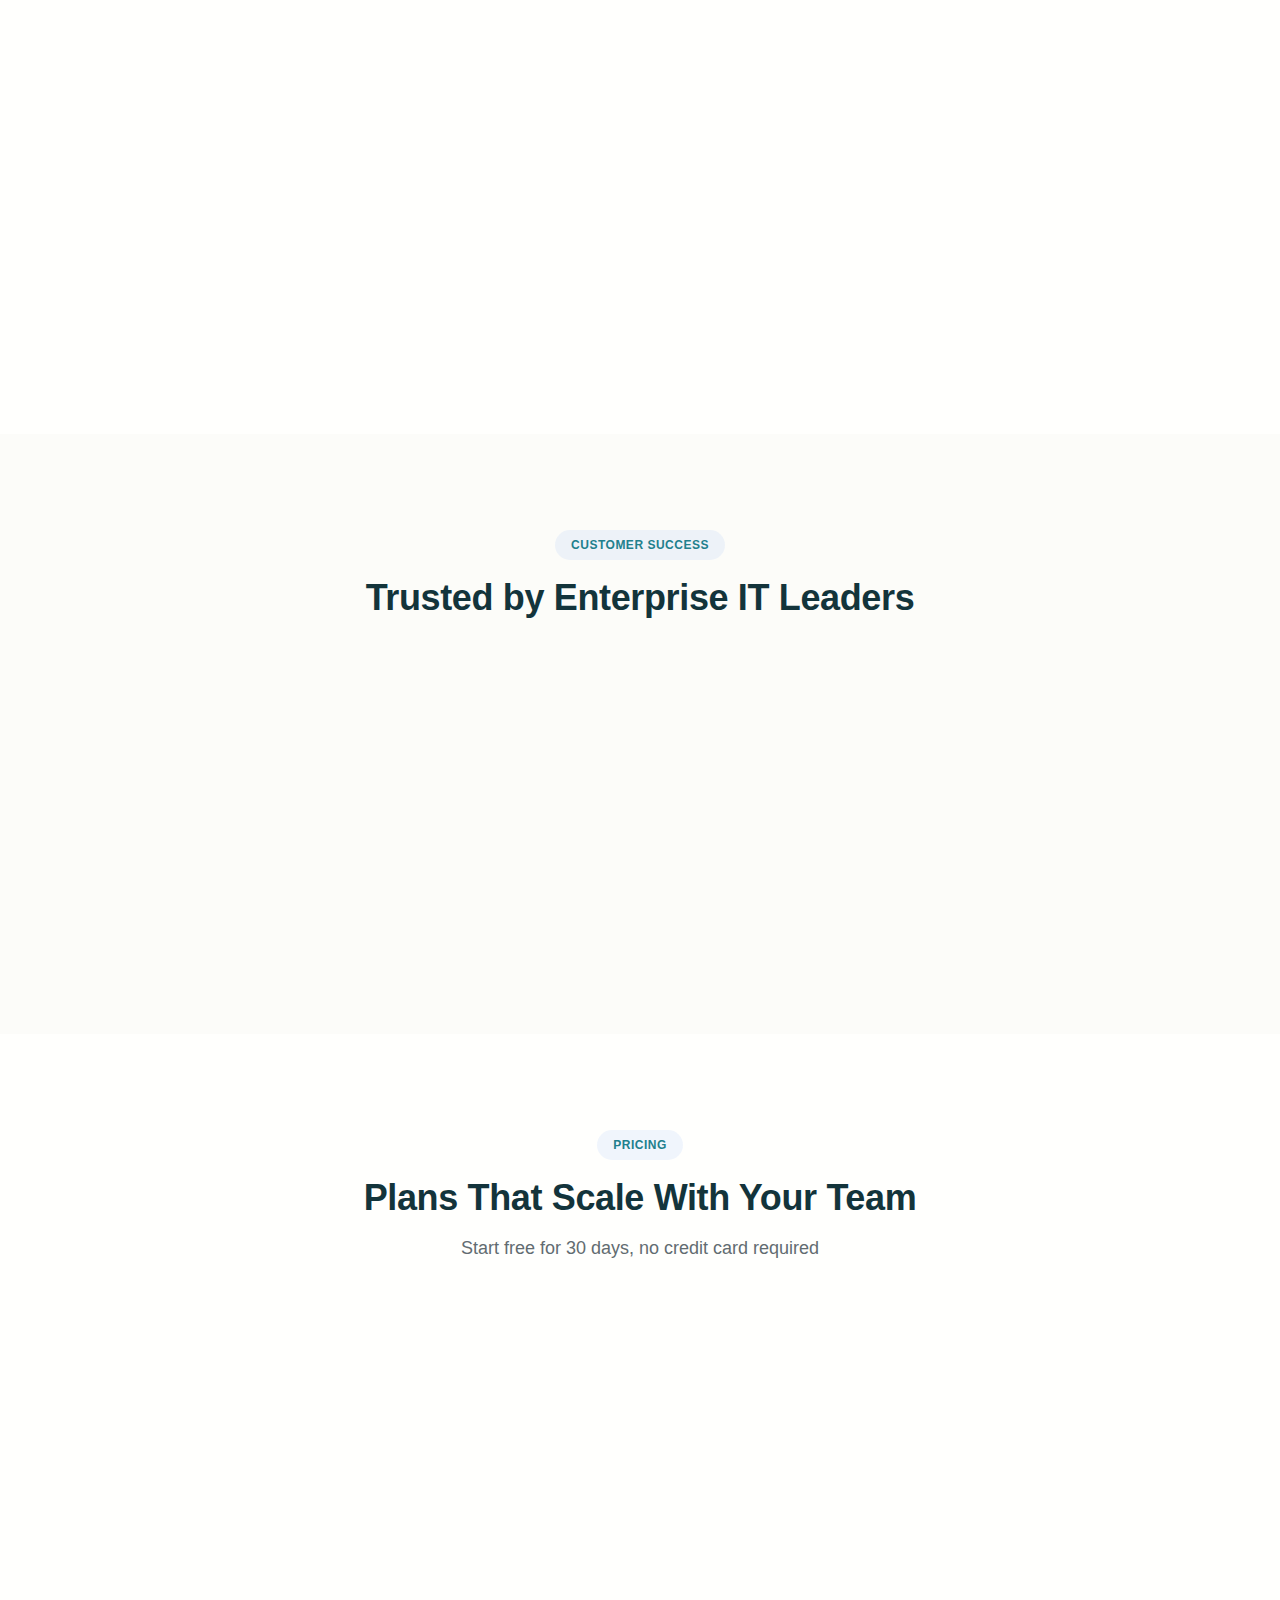
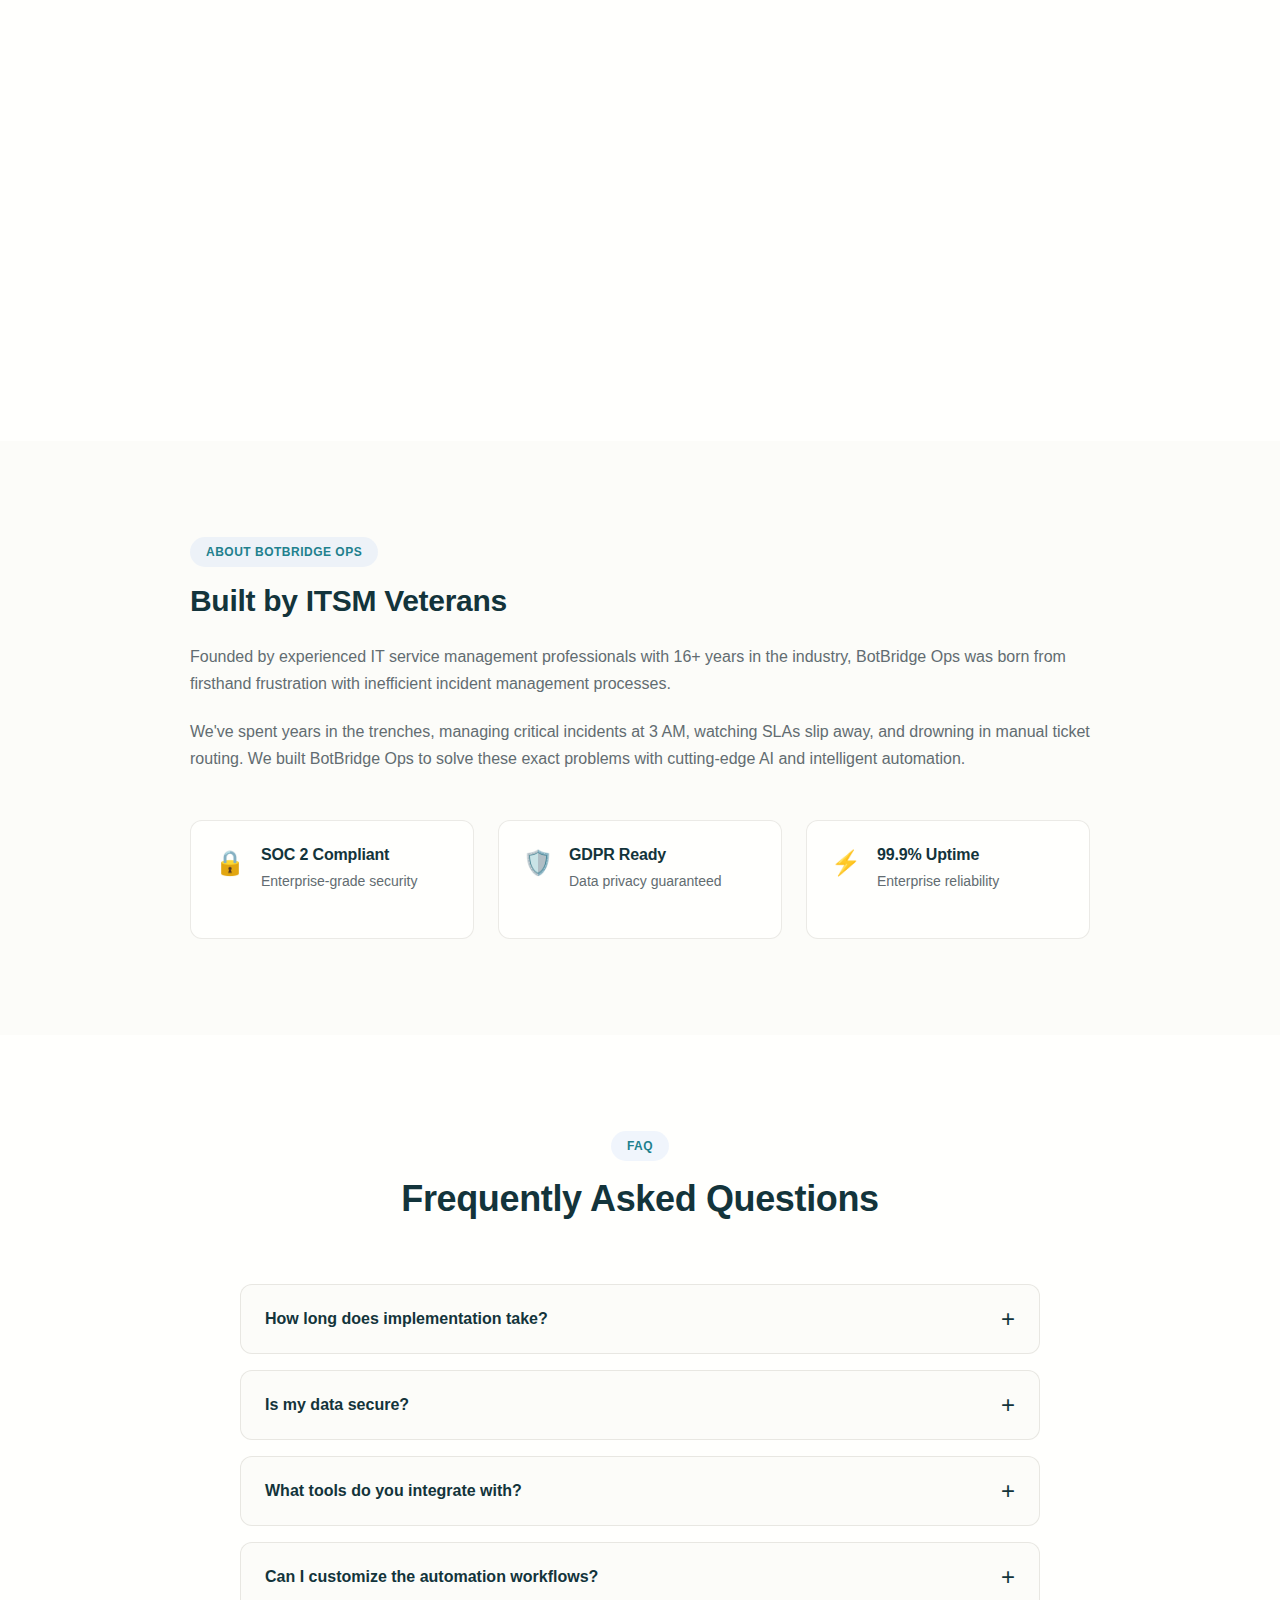
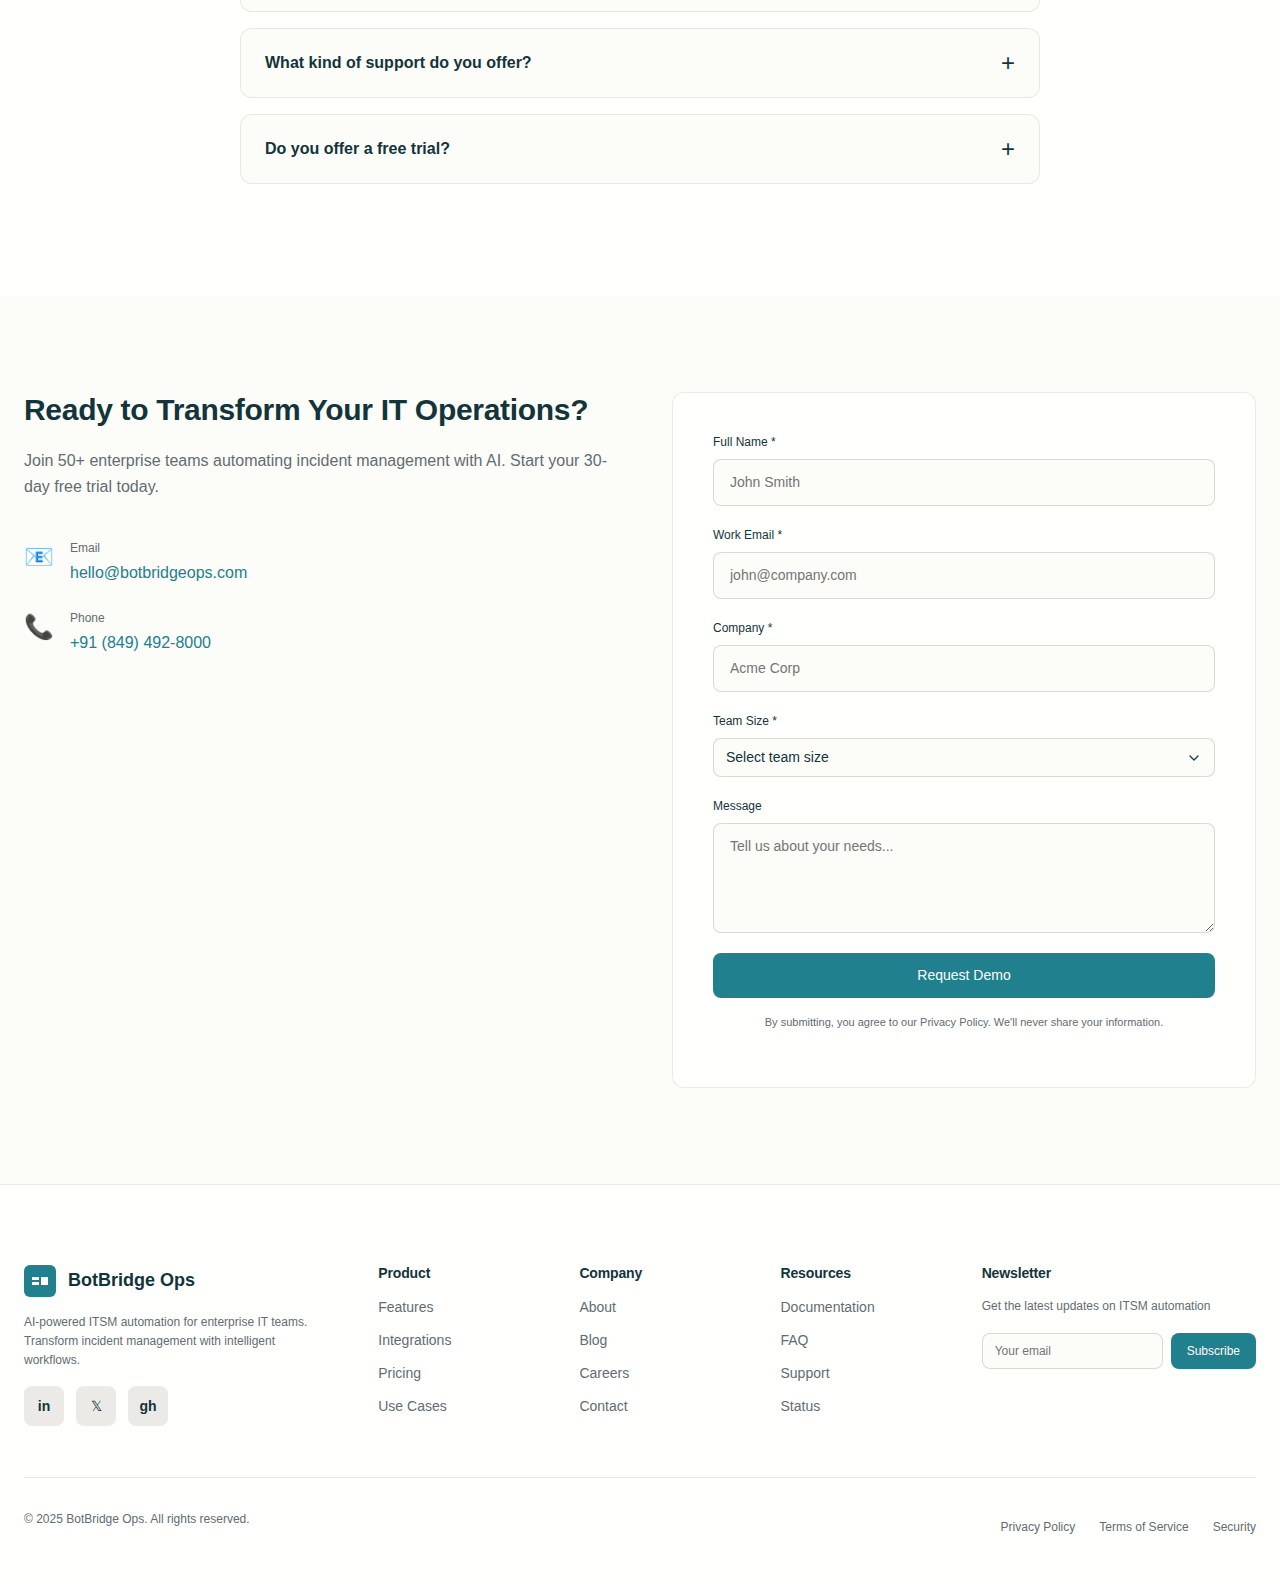
<file: index-old.html>
<!DOCTYPE html>
<html lang="en">
<head>
    <meta charset="UTF-8">
    <meta name="viewport" content="width=device-width, initial-scale=1.0">
    <title>BotBridge Ops - AI-Powered ITSM Automation Platform</title>
    <meta name="description" content="Bridge Your IT Operations with AI-Powered Automation. Reduce MTTR by 42%, achieve 98% SLA compliance, and automate 80% of routine tickets.">
    <link rel="stylesheet" href="style.css">
</head>
<body>
    <!-- Sticky Navigation -->
    <nav class="nav" id="mainNav">
        <div class="nav-container">
            <div class="nav-logo">
                <svg width="32" height="32" viewBox="0 0 32 32" fill="none" xmlns="http://www.w3.org/2000/svg">
                    <rect width="32" height="32" rx="6" fill="var(--color-primary)"/>
                    <path d="M8 12h7v3H8v-3zm0 5h7v3H8v-3zm9-5h7v8h-7v-8z" fill="white"/>
                </svg>
                <span class="nav-logo-text">BotBridge Ops</span>
            </div>
            <div class="nav-menu" id="navMenu">
                <a href="#features" class="nav-link">Features</a>
                <a href="#how-it-works" class="nav-link">How It Works</a>
                <a href="#pricing" class="nav-link">Pricing</a>
                <a href="#testimonials" class="nav-link">Testimonials</a>
                <a href="#faq" class="nav-link">FAQ</a>
                <a href="#contact" class="btn btn--primary btn--sm">Request Demo</a>
            </div>
            <button class="nav-toggle" id="navToggle" aria-label="Toggle navigation">
                <span></span>
                <span></span>
                <span></span>
            </button>
        </div>
    </nav>

    <!-- Hero Section -->
    <section class="hero" id="hero">
        <div class="hero-container">
            <div class="hero-content">
                <div class="trust-badges">
                    <span class="trust-badge">🏢 Enterprise-Grade</span>
                    <span class="trust-badge">🔒 SOC 2 Ready</span>
                    <span class="trust-badge">⚡ AI-Powered</span>
                </div>
                <h1 class="hero-title">Bridge Your IT Operations with AI-Powered Automation</h1>
                <p class="hero-subtitle">Reduce MTTR by 42%, achieve 98% SLA compliance, and automate 80% of routine tickets. Transform your IT service management with intelligent automation that learns and adapts.</p>
                <div class="hero-cta">
                    <a href="#contact" class="btn btn--primary btn--lg">Request Demo</a>
                    <a href="#how-it-works" class="btn btn--outline btn--lg">Watch Video</a>
                </div>
                <div class="hero-stats">
                    <div class="hero-stat">
                        <div class="hero-stat-value">50+</div>
                        <div class="hero-stat-label">Enterprise Customers</div>
                    </div>
                    <div class="hero-stat">
                        <div class="hero-stat-value">10K+</div>
                        <div class="hero-stat-label">Daily Automated Incidents</div>
                    </div>
                    <div class="hero-stat">
                        <div class="hero-stat-value">98%</div>
                        <div class="hero-stat-label">SLA Compliance Rate</div>
                    </div>
                </div>
            </div>
        </div>
    </section>

 <section class="hero secondary-hero">
  <h1 class="secondary-hero-title"><b>Open, Agentic AI – Never Locked In</b></h1>
  <p class="secondary-hero-lead"><b>BotBridgeOps is an open, agentic AI orchestration layer.</b></p>
  <p class="secondary-hero-desc">
    It seamlessly connects with all your existing ITSM and collaboration platforms—without forcing you to replace, migrate, or get locked into proprietary solutions.
  </p>
      <div class="secondary-hero-list">
  <ul class="secondary-hero-list">
    <li>Integrates with ServiceNow, Jira, Teams, Slack, and 20+ major tools</li>
    <li>No rip-and-replace—maximize ROI on systems you already use</li>
    <li>Open architecture ensures you always control your data and workflows</li>
    <li>Designed for interoperability, agility, and rapid adoption</li>
  </ul>
  <p class="secondary-hero-cta"><b>Innovate freely. Scale confidently. Stay in control with BotBridgeOps.</b></p>
</section>

    <!-- Problem/Solution Section -->
    <section class="problem-solution" id="problem-solution">
        <div class="container">
            <div class="problem-solution-grid">
                <div class="problem-card">
                    <div class="section-label">The Challenge</div>
                    <h2>IT Teams Are Overwhelmed</h2>
                    <div class="problem-list">
                        <div class="problem-item">
                            <span class="problem-icon">⚠️</span>
                            <div>
                                <h4>Manual Incident Handling</h4>
                                <p>Teams waste hours on repetitive ticket categorization and routing</p>
                            </div>
                        </div>
                        <div class="problem-item">
                            <span class="problem-icon">🔀</span>
                            <div>
                                <h4>Tool Fragmentation</h4>
                                <p>ServiceNow, Jira, Teams, Slack - data scattered across platforms</p>
                            </div>
                        </div>
                        <div class="problem-item">
                            <span class="problem-icon">⏱️</span>
                            <div>
                                <h4>Slow Response Times</h4>
                                <p>Critical incidents slip through the cracks, missing SLA targets</p>
                            </div>
                        </div>
                    </div>
                </div>
                <div class="solution-card">
                    <div class="section-label">The Solution</div>
                    <h2>Intelligent Automation That Works</h2>
                    <div class="solution-list">
                        <div class="solution-item">
                            <span class="solution-icon">🤖</span>
                            <div>
                                <h4>AI-Powered Automation</h4>
                                <p>95% accurate incident categorization and intelligent routing</p>
                            </div>
                        </div>
                        <div class="solution-item">
                            <span class="solution-icon">🔗</span>
                            <div>
                                <h4>Unified Platform</h4>
                                <p>Single pane of glass for all your ITSM tools and workflows</p>
                            </div>
                        </div>
                        <div class="solution-item">
                            <span class="solution-icon">⚡</span>
                            <div>
                                <h4>Real-Time Intelligence</h4>
                                <p>Proactive alerts and automated responses keep you ahead</p>
                            </div>
                        </div>
                    </div>
                </div>
            </div>
        </div>
    </section>

    <!-- Key Features Section -->
    <section class="features" id="features">
        <div class="container">
            <div class="section-header">
                <div class="section-label">Platform Capabilities</div>
                <h2>Everything You Need to Transform IT Operations</h2>
                <p class="section-description">Comprehensive ITSM automation powered by AI and machine learning</p>
            </div>
            <div class="features-grid">
                <div class="feature-card">
                    <div class="feature-icon" style="background: var(--color-bg-1);">🤖</div>
                    <h3>AI-Powered Incident Categorization</h3>
                    <p>Automatically classify and prioritize incidents with 95% accuracy using advanced machine learning</p>
                </div>
                <div class="feature-card">
                    <div class="feature-icon" style="background: var(--color-bg-2);">🔗</div>
                    <h3>Multi-Platform Integration</h3>
                    <p>Seamlessly connect ServiceNow, Jira, Teams, Slack, and 20+ other enterprise tools</p>
                </div>
                <div class="feature-card">
                    <div class="feature-icon" style="background: var(--color-bg-3);">⚡</div>
                    <h3>Intelligent Workflow Automation</h3>
                    <p>Create custom automation rules that adapt and learn from your team's responses</p>
                </div>
                <div class="feature-card">
                    <div class="feature-icon" style="background: var(--color-bg-4);">📊</div>
                    <h3>Real-Time Analytics &amp; Reporting</h3>
                    <p>Track performance metrics, SLA compliance, and cost savings with live dashboards</p>
                </div>
                <div class="feature-card">
                    <div class="feature-icon" style="background: var(--color-bg-5);">💬</div>
                    <h3>24/7 ChatOps Command Center</h3>
                    <p>Manage incidents directly from Teams or Slack with natural language commands</p>
                </div>
                <div class="feature-card">
                    <div class="feature-icon" style="background: var(--color-bg-6);">🔒</div>
                    <h3>Enterprise Security &amp; Compliance</h3>
                    <p>SOC 2 ready with encryption, audit logs, and role-based access control</p>
                </div>
            </div>
        </div>
    </section>

    <!-- How It Works Section -->
    <section class="how-it-works" id="how-it-works">
        <div class="container">
            <div class="section-header">
                <div class="section-label">Implementation Process</div>
                <h2>Get Started in 4 Simple Steps</h2>
                <p class="section-description">From integration to automation in weeks, not months</p>
            </div>
            <div class="steps-grid">
                <div class="step-card">
                    <div class="step-number">1</div>
                    <h3>Connect Your Tools</h3>
                    <p>Integrate ServiceNow, Jira, monitoring systems, and communication platforms with OAuth 2.0 secure connections</p>
                </div>
                <div class="step-card">
                    <div class="step-number">2</div>
                    <h3>Configure Automation Rules</h3>
                    <p>Set up intelligent workflows, escalation policies, and routing rules using our no-code builder</p>
                </div>
                <div class="step-card">
                    <div class="step-number">3</div>
                    <h3>Enable ChatOps</h3>
                    <p>Deploy AI-powered bot to Teams or Slack for natural language incident management and collaboration</p>
                </div>
                <div class="step-card">
                    <div class="step-number">4</div>
                    <h3>Let AI Handle the Rest</h3>
                    <p>Watch as routine incidents are automatically categorized, routed, and resolved - saving your team hours daily</p>
                </div>
            </div>
        </div>
    </section>

    <!-- Benefits/ROI Section -->
    <section class="benefits" id="benefits">
        <div class="container">
            <div class="section-header">
                <div class="section-label">Measurable Impact</div>
                <h2>Transform Your IT Operations Metrics</h2>
                <p class="section-description">Real results from enterprise customers</p>
            </div>
            <div class="benefits-grid">
                <div class="benefit-card">
                    <div class="benefit-value">42%</div>
                    <div class="benefit-label">Reduction in MTTR</div>
                    <p>Incidents resolved faster with intelligent automation and routing</p>
                </div>
                <div class="benefit-card">
                    <div class="benefit-value">98%</div>
                    <div class="benefit-label">SLA Compliance</div>
                    <p>Never miss critical deadlines with proactive monitoring and alerts</p>
                </div>
                <div class="benefit-card">
                    <div class="benefit-value">80%</div>
                    <div class="benefit-label">Tickets Automated</div>
                    <p>Routine incidents handled automatically, freeing your team for strategic work</p>
                </div>
                <div class="benefit-card">
                    <div class="benefit-value">15+</div>
                    <div class="benefit-label">Hours Saved Weekly</div>
                    <p>Per team member - redirect effort to high-value initiatives</p>
                </div>
            </div>
        </div>
    </section>

    <!-- Integration Partners Section -->
    <section class="integrations" id="integrations">
        <div class="container">
            <div class="section-header">
                <h2>Works With Your Existing Tools</h2>
                <p class="section-description">Seamless integration with 20+ enterprise platforms</p>
            </div>
            <div class="integrations-grid">
                <div class="integration-badge">ServiceNow</div>
                <div class="integration-badge">Jira Service Management</div>
                <div class="integration-badge">Microsoft Teams</div>
                <div class="integration-badge">Slack</div>
                <div class="integration-badge">Azure DevOps</div>
                <div class="integration-badge">PagerDuty</div>
                <div class="integration-badge">Datadog</div>
                <div class="integration-badge">Splunk</div>
                <div class="integration-badge">AWS CloudWatch</div>
                <div class="integration-badge">New Relic</div>
            </div>
        </div>
    </section>

    <!-- Use Cases Section -->
    <section class="use-cases" id="use-cases">
        <div class="container">
            <div class="section-header">
                <div class="section-label">Solutions</div>
                <h2>Built for Your Critical Workflows</h2>
            </div>
            <div class="use-cases-grid">
                <div class="use-case-card">
                    <div class="use-case-icon">🚨</div>
                    <h3>Major Incident Management</h3>
                    <p>Automatically escalate critical incidents, notify stakeholders, and coordinate response teams with real-time collaboration</p>
                </div>
                <div class="use-case-card">
                    <div class="use-case-icon">🛡️</div>
                    <h3>Security Incident Response</h3>
                    <p>Route security alerts to the right teams and trigger automated containment workflows to minimize breach impact</p>
                </div>
                <div class="use-case-card">
                    <div class="use-case-icon">🔄</div>
                    <h3>Change Management Automation</h3>
                    <p>Automate change approvals, validate deployment windows, and track implementation status across environments</p>
                </div>
                <div class="use-case-card">
                    <div class="use-case-icon">✅</div>
                    <h3>Service Request Fulfillment</h3>
                    <p>Handle common requests like password resets and access provisioning automatically with zero-touch automation</p>
                </div>
            </div>
        </div>
    </section>

    <!-- Testimonials Section -->
    <section class="testimonials" id="testimonials">
        <div class="container">
            <div class="section-header">
                <div class="section-label">Customer Success</div>
                <h2>Trusted by Enterprise IT Leaders</h2>
            </div>
            <div class="testimonials-grid">
                <div class="testimonial-card">
                    <div class="testimonial-rating">⭐⭐⭐⭐⭐</div>
                    <p class="testimonial-quote">"BotBridge Ops reduced our incident response time by 45%. The AI categorization is remarkably accurate."</p>
                    <div class="testimonial-author">
                        <div class="testimonial-avatar">SC</div>
                        <div>
                            <div class="testimonial-name">Sarah Chen</div>
                            <div class="testimonial-role">VP of IT Operations, TechCorp Global</div>
                        </div>
                    </div>
                </div>
                <div class="testimonial-card">
                    <div class="testimonial-rating">⭐⭐⭐⭐⭐</div>
                    <p class="testimonial-quote">"We automated 75% of our routine incidents in the first month. Game-changing for our team."</p>
                    <div class="testimonial-author">
                        <div class="testimonial-avatar">MR</div>
                        <div>
                            <div class="testimonial-name">Michael Rodriguez</div>
                            <div class="testimonial-role">Director of Service Management, FinServe Inc</div>
                        </div>
                    </div>
                </div>
                <div class="testimonial-card">
                    <div class="testimonial-rating">⭐⭐⭐⭐⭐</div>
                    <p class="testimonial-quote">"The ChatOps integration transformed how our team collaborates during major incidents."</p>
                    <div class="testimonial-author">
                        <div class="testimonial-avatar">JT</div>
                        <div>
                            <div class="testimonial-name">Jennifer Thompson</div>
                            <div class="testimonial-role">IT Service Manager, Healthcare Systems LLC</div>
                        </div>
                    </div>
                </div>
            </div>
        </div>
    </section>

    <!-- Pricing Section -->
    <section class="pricing" id="pricing">
        <div class="container">
            <div class="section-header">
                <div class="section-label">Pricing</div>
                <h2>Plans That Scale With Your Team</h2>
                <p class="section-description">Start free for 30 days, no credit card required</p>
            </div>
            <div class="pricing-grid">
                <div class="pricing-card">
                    <div class="pricing-header">
                        <h3>Starter</h3>
                        <p>Perfect for small teams</p>
                    </div>
                    <div class="pricing-price">
                        <span class="price-amount">$499</span>
                        <span class="price-period">/month</span>
                    </div>
                    <ul class="pricing-features">
                        <li>✓ Up to 50 users</li>
                        <li>✓ Basic AI automation</li>
                        <li>✓ 2 tool integrations</li>
                        <li>✓ Email support</li>
                        <li>✓ Standard analytics</li>
                    </ul>
                    <a href="#contact" class="btn btn--outline btn--full-width">Contact Sales</a>
                </div>
                <div class="pricing-card pricing-card--featured">
                    <div class="pricing-badge">Most Popular</div>
                    <div class="pricing-header">
                        <h3>Professional</h3>
                        <p>For growing teams</p>
                    </div>
                    <div class="pricing-price">
                        <span class="price-amount">$1,499</span>
                        <span class="price-period">/month</span>
                    </div>
                    <ul class="pricing-features">
                        <li>✓ Up to 200 users</li>
                        <li>✓ Advanced AI automation</li>
                        <li>✓ Unlimited integrations</li>
                        <li>✓ Priority support</li>
                        <li>✓ Advanced analytics</li>
                        <li>✓ Custom workflows</li>
                    </ul>
                    <a href="#contact" class="btn btn--primary btn--full-width">Contact Sales</a>
                </div>
                <div class="pricing-card">
                    <div class="pricing-header">
                        <h3>Enterprise</h3>
                        <p>For large organizations</p>
                    </div>
                    <div class="pricing-price">
                        <span class="price-amount">Custom</span>
                    </div>
                    <ul class="pricing-features">
                        <li>✓ Unlimited users</li>
                        <li>✓ Dedicated support</li>
                        <li>✓ Custom integrations</li>
                        <li>✓ SLA guarantees</li>
                        <li>✓ Training &amp; onboarding</li>
                        <li>✓ Compliance certifications</li>
                    </ul>
                    <a href="#contact" class="btn btn--outline btn--full-width">Contact Sales</a>
                </div>
            </div>
        </div>
    </section>

    <!-- About/Trust Section -->
    <section class="about" id="about">
        <div class="container">
            <div class="about-grid">
                <div class="about-content">
                    <div class="section-label">About BotBridge Ops</div>
                    <h2>Built by ITSM Veterans</h2>
                    <p>Founded by experienced IT service management professionals with 16+ years in the industry, BotBridge Ops was born from firsthand frustration with inefficient incident management processes.</p>
                    <p>We've spent years in the trenches, managing critical incidents at 3 AM, watching SLAs slip away, and drowning in manual ticket routing. We built BotBridge Ops to solve these exact problems with cutting-edge AI and intelligent automation.</p>
                    <div class="trust-indicators">
                        <div class="trust-indicator">
                            <span class="trust-indicator-icon">🔒</span>
                            <div>
                                <h4>SOC 2 Compliant</h4>
                                <p>Enterprise-grade security</p>
                            </div>
                        </div>
                        <div class="trust-indicator">
                            <span class="trust-indicator-icon">🛡️</span>
                            <div>
                                <h4>GDPR Ready</h4>
                                <p>Data privacy guaranteed</p>
                            </div>
                        </div>
                        <div class="trust-indicator">
                            <span class="trust-indicator-icon">⚡</span>
                            <div>
                                <h4>99.9% Uptime</h4>
                                <p>Enterprise reliability</p>
                            </div>
                        </div>
                    </div>
                </div>
            </div>
        </div>
    </section>

    <!-- FAQ Section -->
    <section class="faq" id="faq">
        <div class="container">
            <div class="section-header">
                <div class="section-label">FAQ</div>
                <h2>Frequently Asked Questions</h2>
            </div>
            <div class="faq-list">
                <div class="faq-item">
                    <button class="faq-question">
                        <span>How long does implementation take?</span>
                        <span class="faq-toggle">+</span>
                    </button>
                    <div class="faq-answer">
                        <p>Most customers are up and running within 2-4 weeks. Our team handles the integration setup and provides comprehensive training.</p>
                    </div>
                </div>
                <div class="faq-item">
                    <button class="faq-question">
                        <span>Is my data secure?</span>
                        <span class="faq-toggle">+</span>
                    </button>
                    <div class="faq-answer">
                        <p>Yes. We use enterprise-grade encryption, maintain SOC 2 compliance, and never store sensitive customer data. All integrations use secure OAuth 2.0.</p>
                    </div>
                </div>
                <div class="faq-item">
                    <button class="faq-question">
                        <span>What tools do you integrate with?</span>
                        <span class="faq-toggle">+</span>
                    </button>
                    <div class="faq-answer">
                        <p>We support 20+ integrations including ServiceNow, Jira, Microsoft Teams, Slack, PagerDuty, and all major monitoring platforms.</p>
                    </div>
                </div>
                <div class="faq-item">
                    <button class="faq-question">
                        <span>Can I customize the automation workflows?</span>
                        <span class="faq-toggle">+</span>
                    </button>
                    <div class="faq-answer">
                        <p>Absolutely. Our no-code workflow builder lets you create custom rules, escalations, and automations tailored to your processes.</p>
                    </div>
                </div>
                <div class="faq-item">
                    <button class="faq-question">
                        <span>What kind of support do you offer?</span>
                        <span class="faq-toggle">+</span>
                    </button>
                    <div class="faq-answer">
                        <p>Professional and Enterprise plans include priority support with dedicated success managers. All plans include comprehensive documentation and training resources.</p>
                    </div>
                </div>
                <div class="faq-item">
                    <button class="faq-question">
                        <span>Do you offer a free trial?</span>
                        <span class="faq-toggle">+</span>
                    </button>
                    <div class="faq-answer">
                        <p>Yes! We offer a 30-day free trial with full access to all features. No credit card required to start.</p>
                    </div>
                </div>
            </div>
        </div>
    </section>

    <!-- Contact/CTA Section -->
    <section class="contact" id="contact">
        <div class="container">
            <div class="contact-grid">
                <div class="contact-content">
                    <h2>Ready to Transform Your IT Operations?</h2>
                    <p>Join 50+ enterprise teams automating incident management with AI. Start your 30-day free trial today.</p>
                    <div class="contact-info">
                        <div class="contact-item">
                            <span class="contact-icon">📧</span>
                            <div>
                                <div class="contact-label">Email</div>
                                <a href="mailto:hello@botbridgeops.com">hello@botbridgeops.com</a>
                            </div>
                        </div>
                        <div class="contact-item">
                            <span class="contact-icon">📞</span>
                            <div>
                                <div class="contact-label">Phone</div>
                                <a href="tel:+15551234567">+91 (849) 492-8000</a>
                            </div>
                        </div>
                    </div>
                </div>
                <div class="contact-form-container">
                    <form class="contact-form" id="contactForm">
                        <div class="form-group">
                            <label class="form-label">Full Name *</label>
                            <input type="text" class="form-control" placeholder="John Smith" required>
                        </div>
                        <div class="form-group">
                            <label class="form-label">Work Email *</label>
                            <input type="email" class="form-control" placeholder="john@company.com" required>
                        </div>
                        <div class="form-group">
                            <label class="form-label">Company *</label>
                            <input type="text" class="form-control" placeholder="Acme Corp" required>
                        </div>
                        <div class="form-group">
                            <label class="form-label">Team Size *</label>
                            <select class="form-control" required>
                                <option value="">Select team size</option>
                                <option value="1-50">1-50 users</option>
                                <option value="51-200">51-200 users</option>
                                <option value="201-500">201-500 users</option>
                                <option value="500+">500+ users</option>
                            </select>
                        </div>
                        <div class="form-group">
                            <label class="form-label">Message</label>
                            <textarea class="form-control" rows="4" placeholder="Tell us about your needs..."></textarea>
                        </div>
                        <button type="submit" class="btn btn--primary btn--full-width">Request Demo</button>
                        <p class="form-privacy">By submitting, you agree to our Privacy Policy. We'll never share your information.</p>
                    </form>
                </div>
            </div>
        </div>
    </section>

    <!-- Footer -->
    <footer class="footer">
        <div class="container">
            <div class="footer-grid">
                <div class="footer-col">
                    <div class="footer-logo">
                        <svg width="32" height="32" viewBox="0 0 32 32" fill="none" xmlns="http://www.w3.org/2000/svg">
                            <rect width="32" height="32" rx="6" fill="var(--color-primary)"/>
                            <path d="M8 12h7v3H8v-3zm0 5h7v3H8v-3zm9-5h7v8h-7v-8z" fill="white"/>
                        </svg>
                        <span>BotBridge Ops</span>
                    </div>
                    <p class="footer-description">AI-powered ITSM automation for enterprise IT teams. Transform incident management with intelligent workflows.</p>
                    <div class="footer-social">
                        <a href="https://linkedin.com" target="_blank" aria-label="LinkedIn" class="social-link">in</a>
                        <a href="https://twitter.com" target="_blank" aria-label="Twitter" class="social-link">𝕏</a>
                        <a href="https://github.com" target="_blank" aria-label="GitHub" class="social-link">gh</a>
                    </div>
                </div>
                <div class="footer-col">
                    <h4>Product</h4>
                    <ul class="footer-links">
                        <li><a href="#features">Features</a></li>
                        <li><a href="#integrations">Integrations</a></li>
                        <li><a href="#pricing">Pricing</a></li>
                        <li><a href="#use-cases">Use Cases</a></li>
                    </ul>
                </div>
                <div class="footer-col">
                    <h4>Company</h4>
                    <ul class="footer-links">
                        <li><a href="#about">About</a></li>
                        <li><a href="#">Blog</a></li>
                        <li><a href="#">Careers</a></li>
                        <li><a href="#contact">Contact</a></li>
                    </ul>
                </div>
                <div class="footer-col">
                    <h4>Resources</h4>
                    <ul class="footer-links">
                        <li><a href="#">Documentation</a></li>
                        <li><a href="#faq">FAQ</a></li>
                        <li><a href="#">Support</a></li>
                        <li><a href="#">Status</a></li>
                    </ul>
                </div>
                <div class="footer-col">
                    <h4>Newsletter</h4>
                    <p>Get the latest updates on ITSM automation</p>
                    <form class="newsletter-form" id="newsletterForm">
                        <input type="email" placeholder="Your email" required>
                        <button type="submit" class="btn btn--primary btn--sm">Subscribe</button>
                    </form>
                </div>
            </div>
            <div class="footer-bottom">
                <p>&copy; 2025 BotBridge Ops. All rights reserved.</p>
                <div class="footer-legal">
                    <a href="#">Privacy Policy</a>
                    <a href="#">Terms of Service</a>
                    <a href="#">Security</a>
                </div>
            </div>
        </div>
    </footer>

    <script src="app.js"></script>
</body>
</html>
</file>
<file: style.css>
:root {
  /* Primitive Color Tokens */
  --color-white: rgba(255, 255, 255, 1);
  --color-black: rgba(0, 0, 0, 1);
  --color-cream-50: rgba(252, 252, 249, 1);
  --color-cream-100: rgba(255, 255, 253, 1);
  --color-gray-200: rgba(245, 245, 245, 1);
  --color-gray-300: rgba(167, 169, 169, 1);
  --color-gray-400: rgba(119, 124, 124, 1);
  --color-slate-500: rgba(98, 108, 113, 1);
  --color-brown-600: rgba(94, 82, 64, 1);
  --color-charcoal-700: rgba(31, 33, 33, 1);
  --color-charcoal-800: rgba(38, 40, 40, 1);
  --color-slate-900: rgba(19, 52, 59, 1);
  --color-teal-300: rgba(50, 184, 198, 1);
  --color-teal-400: rgba(45, 166, 178, 1);
  --color-teal-500: rgba(33, 128, 141, 1);
  --color-teal-600: rgba(29, 116, 128, 1);
  --color-teal-700: rgba(26, 104, 115, 1);
  --color-teal-800: rgba(41, 150, 161, 1);
  --color-red-400: rgba(255, 84, 89, 1);
  --color-red-500: rgba(192, 21, 47, 1);
  --color-orange-400: rgba(230, 129, 97, 1);
  --color-orange-500: rgba(168, 75, 47, 1);

  /* RGB versions for opacity control */
  --color-brown-600-rgb: 94, 82, 64;
  --color-teal-500-rgb: 33, 128, 141;
  --color-slate-900-rgb: 19, 52, 59;
  --color-slate-500-rgb: 98, 108, 113;
  --color-red-500-rgb: 192, 21, 47;
  --color-red-400-rgb: 255, 84, 89;
  --color-orange-500-rgb: 168, 75, 47;
  --color-orange-400-rgb: 230, 129, 97;

  /* Background color tokens (Light Mode) */
  --color-bg-1: rgba(59, 130, 246, 0.08); /* Light blue */
  --color-bg-2: rgba(245, 158, 11, 0.08); /* Light yellow */
  --color-bg-3: rgba(34, 197, 94, 0.08); /* Light green */
  --color-bg-4: rgba(239, 68, 68, 0.08); /* Light red */
  --color-bg-5: rgba(147, 51, 234, 0.08); /* Light purple */
  --color-bg-6: rgba(249, 115, 22, 0.08); /* Light orange */
  --color-bg-7: rgba(236, 72, 153, 0.08); /* Light pink */
  --color-bg-8: rgba(6, 182, 212, 0.08); /* Light cyan */

  /* Semantic Color Tokens (Light Mode) */
  --color-background: var(--color-cream-50);
  --color-surface: var(--color-cream-100);
  --color-text: var(--color-slate-900);
  --color-text-secondary: var(--color-slate-500);
  --color-primary: var(--color-teal-500);
  --color-primary-hover: var(--color-teal-600);
  --color-primary-active: var(--color-teal-700);
  --color-secondary: rgba(var(--color-brown-600-rgb), 0.12);
  --color-secondary-hover: rgba(var(--color-brown-600-rgb), 0.2);
  --color-secondary-active: rgba(var(--color-brown-600-rgb), 0.25);
  --color-border: rgba(var(--color-brown-600-rgb), 0.2);
  --color-btn-primary-text: var(--color-cream-50);
  --color-card-border: rgba(var(--color-brown-600-rgb), 0.12);
  --color-card-border-inner: rgba(var(--color-brown-600-rgb), 0.12);
  --color-error: var(--color-red-500);
  --color-success: var(--color-teal-500);
  --color-warning: var(--color-orange-500);
  --color-info: var(--color-slate-500);
  --color-focus-ring: rgba(var(--color-teal-500-rgb), 0.4);
  --color-select-caret: rgba(var(--color-slate-900-rgb), 0.8);

  /* Common style patterns */
  --focus-ring: 0 0 0 3px var(--color-focus-ring);
  --focus-outline: 2px solid var(--color-primary);
  --status-bg-opacity: 0.15;
  --status-border-opacity: 0.25;
  --select-caret-light: url("data:image/svg+xml,%3Csvg xmlns='http://www.w3.org/2000/svg' width='16' height='16' viewBox='0 0 24 24' fill='none' stroke='%23134252' stroke-width='2' stroke-linecap='round' stroke-linejoin='round'%3E%3Cpolyline points='6 9 12 15 18 9'%3E%3C/polyline%3E%3C/svg%3E");
  --select-caret-dark: url("data:image/svg+xml,%3Csvg xmlns='http://www.w3.org/2000/svg' width='16' height='16' viewBox='0 0 24 24' fill='none' stroke='%23f5f5f5' stroke-width='2' stroke-linecap='round' stroke-linejoin='round'%3E%3Cpolyline points='6 9 12 15 18 9'%3E%3C/polyline%3E%3C/svg%3E");

  /* RGB versions for opacity control */
  --color-success-rgb: 33, 128, 141;
  --color-error-rgb: 192, 21, 47;
  --color-warning-rgb: 168, 75, 47;
  --color-info-rgb: 98, 108, 113;

  /* Typography */
  --font-family-base: "FKGroteskNeue", "Geist", "Inter", -apple-system,
    BlinkMacSystemFont, "Segoe UI", Roboto, sans-serif;
  --font-family-mono: "Berkeley Mono", ui-monospace, SFMono-Regular, Menlo,
    Monaco, Consolas, monospace;
  --font-size-xs: 11px;
  --font-size-sm: 12px;
  --font-size-base: 14px;
  --font-size-md: 14px;
  --font-size-lg: 16px;
  --font-size-xl: 18px;
  --font-size-2xl: 20px;
  --font-size-3xl: 24px;
  --font-size-4xl: 30px;
  --font-weight-normal: 400;
  --font-weight-medium: 500;
  --font-weight-semibold: 550;
  --font-weight-bold: 600;
  --line-height-tight: 1.2;
  --line-height-normal: 1.5;
  --letter-spacing-tight: -0.01em;

  /* Spacing */
  --space-0: 0;
  --space-1: 1px;
  --space-2: 2px;
  --space-4: 4px;
  --space-6: 6px;
  --space-8: 8px;
  --space-10: 10px;
  --space-12: 12px;
  --space-16: 16px;
  --space-20: 20px;
  --space-24: 24px;
  --space-32: 32px;

  /* Border Radius */
  --radius-sm: 6px;
  --radius-base: 8px;
  --radius-md: 10px;
  --radius-lg: 12px;
  --radius-full: 9999px;

  /* Shadows */
  --shadow-xs: 0 1px 2px rgba(0, 0, 0, 0.02);
  --shadow-sm: 0 1px 3px rgba(0, 0, 0, 0.04), 0 1px 2px rgba(0, 0, 0, 0.02);
  --shadow-md: 0 4px 6px -1px rgba(0, 0, 0, 0.04),
    0 2px 4px -1px rgba(0, 0, 0, 0.02);
  --shadow-lg: 0 10px 15px -3px rgba(0, 0, 0, 0.04),
    0 4px 6px -2px rgba(0, 0, 0, 0.02);
  --shadow-inset-sm: inset 0 1px 0 rgba(255, 255, 255, 0.15),
    inset 0 -1px 0 rgba(0, 0, 0, 0.03);

  /* Animation */
  --duration-fast: 150ms;
  --duration-normal: 250ms;
  --ease-standard: cubic-bezier(0.16, 1, 0.3, 1);

  /* Layout */
  --container-sm: 640px;
  --container-md: 768px;
  --container-lg: 1024px;
  --container-xl: 1280px;
}

/* Dark mode colors */
@media (prefers-color-scheme: dark) {
  :root {
    /* RGB versions for opacity control (Dark Mode) */
    --color-gray-400-rgb: 119, 124, 124;
    --color-teal-300-rgb: 50, 184, 198;
    --color-gray-300-rgb: 167, 169, 169;
    --color-gray-200-rgb: 245, 245, 245;

    /* Background color tokens (Dark Mode) */
    --color-bg-1: rgba(29, 78, 216, 0.15); /* Dark blue */
    --color-bg-2: rgba(180, 83, 9, 0.15); /* Dark yellow */
    --color-bg-3: rgba(21, 128, 61, 0.15); /* Dark green */
    --color-bg-4: rgba(185, 28, 28, 0.15); /* Dark red */
    --color-bg-5: rgba(107, 33, 168, 0.15); /* Dark purple */
    --color-bg-6: rgba(194, 65, 12, 0.15); /* Dark orange */
    --color-bg-7: rgba(190, 24, 93, 0.15); /* Dark pink */
    --color-bg-8: rgba(8, 145, 178, 0.15); /* Dark cyan */

    /* Semantic Color Tokens (Dark Mode) */
    --color-background: var(--color-charcoal-700);
    --color-surface: var(--color-charcoal-800);
    --color-text: var(--color-gray-200);
    --color-text-secondary: rgba(var(--color-gray-300-rgb), 0.7);
    --color-primary: var(--color-teal-300);
    --color-primary-hover: var(--color-teal-400);
    --color-primary-active: var(--color-teal-800);
    --color-secondary: rgba(var(--color-gray-400-rgb), 0.15);
    --color-secondary-hover: rgba(var(--color-gray-400-rgb), 0.25);
    --color-secondary-active: rgba(var(--color-gray-400-rgb), 0.3);
    --color-border: rgba(var(--color-gray-400-rgb), 0.3);
    --color-error: var(--color-red-400);
    --color-success: var(--color-teal-300);
    --color-warning: var(--color-orange-400);
    --color-info: var(--color-gray-300);
    --color-focus-ring: rgba(var(--color-teal-300-rgb), 0.4);
    --color-btn-primary-text: var(--color-slate-900);
    --color-card-border: rgba(var(--color-gray-400-rgb), 0.2);
    --color-card-border-inner: rgba(var(--color-gray-400-rgb), 0.15);
    --shadow-inset-sm: inset 0 1px 0 rgba(255, 255, 255, 0.1),
      inset 0 -1px 0 rgba(0, 0, 0, 0.15);
    --button-border-secondary: rgba(var(--color-gray-400-rgb), 0.2);
    --color-border-secondary: rgba(var(--color-gray-400-rgb), 0.2);
    --color-select-caret: rgba(var(--color-gray-200-rgb), 0.8);

    /* Common style patterns - updated for dark mode */
    --focus-ring: 0 0 0 3px var(--color-focus-ring);
    --focus-outline: 2px solid var(--color-primary);
    --status-bg-opacity: 0.15;
    --status-border-opacity: 0.25;
    --select-caret-light: url("data:image/svg+xml,%3Csvg xmlns='http://www.w3.org/2000/svg' width='16' height='16' viewBox='0 0 24 24' fill='none' stroke='%23134252' stroke-width='2' stroke-linecap='round' stroke-linejoin='round'%3E%3Cpolyline points='6 9 12 15 18 9'%3E%3C/polyline%3E%3C/svg%3E");
    --select-caret-dark: url("data:image/svg+xml,%3Csvg xmlns='http://www.w3.org/2000/svg' width='16' height='16' viewBox='0 0 24 24' fill='none' stroke='%23f5f5f5' stroke-width='2' stroke-linecap='round' stroke-linejoin='round'%3E%3Cpolyline points='6 9 12 15 18 9'%3E%3C/polyline%3E%3C/svg%3E");

    /* RGB versions for dark mode */
    --color-success-rgb: var(--color-teal-300-rgb);
    --color-error-rgb: var(--color-red-400-rgb);
    --color-warning-rgb: var(--color-orange-400-rgb);
    --color-info-rgb: var(--color-gray-300-rgb);
  }
}

/* Data attribute for manual theme switching */
[data-color-scheme="dark"] {
  /* RGB versions for opacity control (dark mode) */
  --color-gray-400-rgb: 119, 124, 124;
  --color-teal-300-rgb: 50, 184, 198;
  --color-gray-300-rgb: 167, 169, 169;
  --color-gray-200-rgb: 245, 245, 245;

  /* Colorful background palette - Dark Mode */
  --color-bg-1: rgba(29, 78, 216, 0.15); /* Dark blue */
  --color-bg-2: rgba(180, 83, 9, 0.15); /* Dark yellow */
  --color-bg-3: rgba(21, 128, 61, 0.15); /* Dark green */
  --color-bg-4: rgba(185, 28, 28, 0.15); /* Dark red */
  --color-bg-5: rgba(107, 33, 168, 0.15); /* Dark purple */
  --color-bg-6: rgba(194, 65, 12, 0.15); /* Dark orange */
  --color-bg-7: rgba(190, 24, 93, 0.15); /* Dark pink */
  --color-bg-8: rgba(8, 145, 178, 0.15); /* Dark cyan */

  /* Semantic Color Tokens (Dark Mode) */
  --color-background: var(--color-charcoal-700);
  --color-surface: var(--color-charcoal-800);
  --color-text: var(--color-gray-200);
  --color-text-secondary: rgba(var(--color-gray-300-rgb), 0.7);
  --color-primary: var(--color-teal-300);
  --color-primary-hover: var(--color-teal-400);
  --color-primary-active: var(--color-teal-800);
  --color-secondary: rgba(var(--color-gray-400-rgb), 0.15);
  --color-secondary-hover: rgba(var(--color-gray-400-rgb), 0.25);
  --color-secondary-active: rgba(var(--color-gray-400-rgb), 0.3);
  --color-border: rgba(var(--color-gray-400-rgb), 0.3);
  --color-error: var(--color-red-400);
  --color-success: var(--color-teal-300);
  --color-warning: var(--color-orange-400);
  --color-info: var(--color-gray-300);
  --color-focus-ring: rgba(var(--color-teal-300-rgb), 0.4);
  --color-btn-primary-text: var(--color-slate-900);
  --color-card-border: rgba(var(--color-gray-400-rgb), 0.15);
  --color-card-border-inner: rgba(var(--color-gray-400-rgb), 0.15);
  --shadow-inset-sm: inset 0 1px 0 rgba(255, 255, 255, 0.1),
    inset 0 -1px 0 rgba(0, 0, 0, 0.15);
  --color-border-secondary: rgba(var(--color-gray-400-rgb), 0.2);
  --color-select-caret: rgba(var(--color-gray-200-rgb), 0.8);

  /* Common style patterns - updated for dark mode */
  --focus-ring: 0 0 0 3px var(--color-focus-ring);
  --focus-outline: 2px solid var(--color-primary);
  --status-bg-opacity: 0.15;
  --status-border-opacity: 0.25;
  --select-caret-light: url("data:image/svg+xml,%3Csvg xmlns='http://www.w3.org/2000/svg' width='16' height='16' viewBox='0 0 24 24' fill='none' stroke='%23134252' stroke-width='2' stroke-linecap='round' stroke-linejoin='round'%3E%3Cpolyline points='6 9 12 15 18 9'%3E%3C/polyline%3E%3C/svg%3E");
  --select-caret-dark: url("data:image/svg+xml,%3Csvg xmlns='http://www.w3.org/2000/svg' width='16' height='16' viewBox='0 0 24 24' fill='none' stroke='%23f5f5f5' stroke-width='2' stroke-linecap='round' stroke-linejoin='round'%3E%3Cpolyline points='6 9 12 15 18 9'%3E%3C/polyline%3E%3C/svg%3E");

  /* RGB versions for dark mode */
  --color-success-rgb: var(--color-teal-300-rgb);
  --color-error-rgb: var(--color-red-400-rgb);
  --color-warning-rgb: var(--color-orange-400-rgb);
  --color-info-rgb: var(--color-gray-300-rgb);
}

[data-color-scheme="light"] {
  /* RGB versions for opacity control (light mode) */
  --color-brown-600-rgb: 94, 82, 64;
  --color-teal-500-rgb: 33, 128, 141;
  --color-slate-900-rgb: 19, 52, 59;

  /* Semantic Color Tokens (Light Mode) */
  --color-background: var(--color-cream-50);
  --color-surface: var(--color-cream-100);
  --color-text: var(--color-slate-900);
  --color-text-secondary: var(--color-slate-500);
  --color-primary: var(--color-teal-500);
  --color-primary-hover: var(--color-teal-600);
  --color-primary-active: var(--color-teal-700);
  --color-secondary: rgba(var(--color-brown-600-rgb), 0.12);
  --color-secondary-hover: rgba(var(--color-brown-600-rgb), 0.2);
  --color-secondary-active: rgba(var(--color-brown-600-rgb), 0.25);
  --color-border: rgba(var(--color-brown-600-rgb), 0.2);
  --color-btn-primary-text: var(--color-cream-50);
  --color-card-border: rgba(var(--color-brown-600-rgb), 0.12);
  --color-card-border-inner: rgba(var(--color-brown-600-rgb), 0.12);
  --color-error: var(--color-red-500);
  --color-success: var(--color-teal-500);
  --color-warning: var(--color-orange-500);
  --color-info: var(--color-slate-500);
  --color-focus-ring: rgba(var(--color-teal-500-rgb), 0.4);

  /* RGB versions for light mode */
  --color-success-rgb: var(--color-teal-500-rgb);
  --color-error-rgb: var(--color-red-500-rgb);
  --color-warning-rgb: var(--color-orange-500-rgb);
  --color-info-rgb: var(--color-slate-500-rgb);
}

/* Base styles */
html {
  font-size: var(--font-size-base);
  font-family: var(--font-family-base);
  line-height: var(--line-height-normal);
  color: var(--color-text);
  background-color: var(--color-background);
  -webkit-font-smoothing: antialiased;
  box-sizing: border-box;
}

body {
  margin: 0;
  padding: 0;
}

*,
*::before,
*::after {
  box-sizing: inherit;
}

/* Typography */
h1,
h2,
h3,
h4,
h5,
h6 {
  margin: 0;
  font-weight: var(--font-weight-semibold);
  line-height: var(--line-height-tight);
  color: var(--color-text);
  letter-spacing: var(--letter-spacing-tight);
}

h1 {
  font-size: var(--font-size-4xl);
}
h2 {
  font-size: var(--font-size-3xl);
}
h3 {
  font-size: var(--font-size-2xl);
}
h4 {
  font-size: var(--font-size-xl);
}
h5 {
  font-size: var(--font-size-lg);
}
h6 {
  font-size: var(--font-size-md);
}

p {
  margin: 0 0 var(--space-16) 0;
}

a {
  color: var(--color-primary);
  text-decoration: none;
  transition: color var(--duration-fast) var(--ease-standard);
}

a:hover {
  color: var(--color-primary-hover);
}

code,
pre {
  font-family: var(--font-family-mono);
  font-size: calc(var(--font-size-base) * 0.95);
  background-color: var(--color-secondary);
  border-radius: var(--radius-sm);
}

code {
  padding: var(--space-1) var(--space-4);
}

pre {
  padding: var(--space-16);
  margin: var(--space-16) 0;
  overflow: auto;
  border: 1px solid var(--color-border);
}

pre code {
  background: none;
  padding: 0;
}

/* Buttons */
.btn {
  display: inline-flex;
  align-items: center;
  justify-content: center;
  padding: var(--space-8) var(--space-16);
  border-radius: var(--radius-base);
  font-size: var(--font-size-base);
  font-weight: 500;
  line-height: 1.5;
  cursor: pointer;
  transition: all var(--duration-normal) var(--ease-standard);
  border: none;
  text-decoration: none;
  position: relative;
}

.btn:focus-visible {
  outline: none;
  box-shadow: var(--focus-ring);
}

.btn--primary {
  background: var(--color-primary);
  color: var(--color-btn-primary-text);
}

.btn--primary:hover {
  background: var(--color-primary-hover);
}

.btn--primary:active {
  background: var(--color-primary-active);
}

.btn--secondary {
  background: var(--color-secondary);
  color: var(--color-text);
}

.btn--secondary:hover {
  background: var(--color-secondary-hover);
}

.btn--secondary:active {
  background: var(--color-secondary-active);
}

.btn--outline {
  background: transparent;
  border: 1px solid var(--color-border);
  color: var(--color-text);
}

.btn--outline:hover {
  background: var(--color-secondary);
}

.btn--sm {
  padding: var(--space-4) var(--space-12);
  font-size: var(--font-size-sm);
  border-radius: var(--radius-sm);
}

.btn--lg {
  padding: var(--space-10) var(--space-20);
  font-size: var(--font-size-lg);
  border-radius: var(--radius-md);
}

.btn--full-width {
  width: 100%;
}

.btn:disabled {
  opacity: 0.5;
  cursor: not-allowed;
}

/* Form elements */
.form-control {
  display: block;
  width: 100%;
  padding: var(--space-8) var(--space-12);
  font-size: var(--font-size-md);
  line-height: 1.5;
  color: var(--color-text);
  background-color: var(--color-surface);
  border: 1px solid var(--color-border);
  border-radius: var(--radius-base);
  transition: border-color var(--duration-fast) var(--ease-standard),
    box-shadow var(--duration-fast) var(--ease-standard);
}

textarea.form-control {
  font-family: var(--font-family-base);
  font-size: var(--font-size-base);
}

select.form-control {
  padding: var(--space-8) var(--space-12);
  -webkit-appearance: none;
  -moz-appearance: none;
  appearance: none;
  background-image: var(--select-caret-light);
  background-repeat: no-repeat;
  background-position: right var(--space-12) center;
  background-size: 16px;
  padding-right: var(--space-32);
}

/* Add a dark mode specific caret */
@media (prefers-color-scheme: dark) {
  select.form-control {
    background-image: var(--select-caret-dark);
  }
}

/* Also handle data-color-scheme */
[data-color-scheme="dark"] select.form-control {
  background-image: var(--select-caret-dark);
}

[data-color-scheme="light"] select.form-control {
  background-image: var(--select-caret-light);
}

.form-control:focus {
  border-color: var(--color-primary);
  outline: var(--focus-outline);
}

.form-label {
  display: block;
  margin-bottom: var(--space-8);
  font-weight: var(--font-weight-medium);
  font-size: var(--font-size-sm);
}

.form-group {
  margin-bottom: var(--space-16);
}

/* Card component */
.card {
  background-color: var(--color-surface);
  border-radius: var(--radius-lg);
  border: 1px solid var(--color-card-border);
  box-shadow: var(--shadow-sm);
  overflow: hidden;
  transition: box-shadow var(--duration-normal) var(--ease-standard);
}

.card:hover {
  box-shadow: var(--shadow-md);
}

.card__body {
  padding: var(--space-16);
}

.card__header,
.card__footer {
  padding: var(--space-16);
  border-bottom: 1px solid var(--color-card-border-inner);
}

/* Status indicators - simplified with CSS variables */
.status {
  display: inline-flex;
  align-items: center;
  padding: var(--space-6) var(--space-12);
  border-radius: var(--radius-full);
  font-weight: var(--font-weight-medium);
  font-size: var(--font-size-sm);
}

.status--success {
  background-color: rgba(
    var(--color-success-rgb, 33, 128, 141),
    var(--status-bg-opacity)
  );
  color: var(--color-success);
  border: 1px solid
    rgba(var(--color-success-rgb, 33, 128, 141), var(--status-border-opacity));
}

.status--error {
  background-color: rgba(
    var(--color-error-rgb, 192, 21, 47),
    var(--status-bg-opacity)
  );
  color: var(--color-error);
  border: 1px solid
    rgba(var(--color-error-rgb, 192, 21, 47), var(--status-border-opacity));
}

.status--warning {
  background-color: rgba(
    var(--color-warning-rgb, 168, 75, 47),
    var(--status-bg-opacity)
  );
  color: var(--color-warning);
  border: 1px solid
    rgba(var(--color-warning-rgb, 168, 75, 47), var(--status-border-opacity));
}

.status--info {
  background-color: rgba(
    var(--color-info-rgb, 98, 108, 113),
    var(--status-bg-opacity)
  );
  color: var(--color-info);
  border: 1px solid
    rgba(var(--color-info-rgb, 98, 108, 113), var(--status-border-opacity));
}

/* Container layout */
.container {
  width: 100%;
  margin-right: auto;
  margin-left: auto;
  padding-right: var(--space-16);
  padding-left: var(--space-16);
}

@media (min-width: 640px) {
  .container {
    max-width: var(--container-sm);
  }
}
@media (min-width: 768px) {
  .container {
    max-width: var(--container-md);
  }
}
@media (min-width: 1024px) {
  .container {
    max-width: var(--container-lg);
  }
}
@media (min-width: 1280px) {
  .container {
    max-width: var(--container-xl);
  }
}

/* Utility classes */
.flex {
  display: flex;
}
.flex-col {
  flex-direction: column;
}
.items-center {
  align-items: center;
}
.justify-center {
  justify-content: center;
}
.justify-between {
  justify-content: space-between;
}
.gap-4 {
  gap: var(--space-4);
}
.gap-8 {
  gap: var(--space-8);
}
.gap-16 {
  gap: var(--space-16);
}

.m-0 {
  margin: 0;
}
.mt-8 {
  margin-top: var(--space-8);
}
.mb-8 {
  margin-bottom: var(--space-8);
}
.mx-8 {
  margin-left: var(--space-8);
  margin-right: var(--space-8);
}
.my-8 {
  margin-top: var(--space-8);
  margin-bottom: var(--space-8);
}

.p-0 {
  padding: 0;
}
.py-8 {
  padding-top: var(--space-8);
  padding-bottom: var(--space-8);
}
.px-8 {
  padding-left: var(--space-8);
  padding-right: var(--space-8);
}
.py-16 {
  padding-top: var(--space-16);
  padding-bottom: var(--space-16);
}
.px-16 {
  padding-left: var(--space-16);
  padding-right: var(--space-16);
}

.block {
  display: block;
}
.hidden {
  display: none;
}

/* Accessibility */
.sr-only {
  position: absolute;
  width: 1px;
  height: 1px;
  padding: 0;
  margin: -1px;
  overflow: hidden;
  clip: rect(0, 0, 0, 0);
  white-space: nowrap;
  border-width: 0;
}

:focus-visible {
  outline: var(--focus-outline);
  outline-offset: 2px;
}

/* Dark mode specifics */
[data-color-scheme="dark"] .btn--outline {
  border: 1px solid var(--color-border-secondary);
}

@font-face {
  font-family: 'FKGroteskNeue';
  src: url('https://r2cdn.perplexity.ai/fonts/FKGroteskNeue.woff2')
    format('woff2');
}

/* END PERPLEXITY DESIGN SYSTEM */
:root {
  --color-white: rgba(255, 255, 255, 1);
  --color-black: rgba(0, 0, 0, 1);
  --color-cream-50: rgba(252, 252, 249, 1);
  --color-cream-100: rgba(255, 255, 253, 1);
  --color-gray-200: rgba(245, 245, 245, 1);
  --color-gray-300: rgba(167, 169, 169, 1);
  --color-gray-400: rgba(119, 124, 124, 1);
  --color-slate-500: rgba(98, 108, 113, 1);
  --color-brown-600: rgba(94, 82, 64, 1);
  --color-charcoal-700: rgba(31, 33, 33, 1);
  --color-charcoal-800: rgba(38, 40, 40, 1);
  --color-slate-900: rgba(19, 52, 59, 1);
  --color-teal-300: rgba(50, 184, 198, 1);
  --color-teal-400: rgba(45, 166, 178, 1);
  --color-teal-500: rgba(33, 128, 141, 1);
  --color-teal-600: rgba(29, 116, 128, 1);
  --color-teal-700: rgba(26, 104, 115, 1);
  --color-teal-800: rgba(41, 150, 161, 1);
  --color-red-400: rgba(255, 84, 89, 1);
  --color-red-500: rgba(192, 21, 47, 1);
  --color-orange-400: rgba(230, 129, 97, 1);
  --color-orange-500: rgba(168, 75, 47, 1);

  --color-brown-600-rgb: 94, 82, 64;
  --color-teal-500-rgb: 33, 128, 141;
  --color-slate-900-rgb: 19, 52, 59;
  --color-slate-500-rgb: 98, 108, 113;
  --color-red-500-rgb: 192, 21, 47;
  --color-red-400-rgb: 255, 84, 89;
  --color-orange-500-rgb: 168, 75, 47;
  --color-orange-400-rgb: 230, 129, 97;

  --color-bg-1: rgba(59, 130, 246, 0.08);
  --color-bg-2: rgba(245, 158, 11, 0.08);
  --color-bg-3: rgba(34, 197, 94, 0.08);
  --color-bg-4: rgba(239, 68, 68, 0.08);
  --color-bg-5: rgba(147, 51, 234, 0.08);
  --color-bg-6: rgba(249, 115, 22, 0.08);
  --color-bg-7: rgba(236, 72, 153, 0.08);
  --color-bg-8: rgba(6, 182, 212, 0.08);

  --color-background: var(--color-cream-50);
  --color-surface: var(--color-cream-100);
  --color-text: var(--color-slate-900);
  --color-text-secondary: var(--color-slate-500);
  --color-primary: var(--color-teal-500);
  --color-primary-hover: var(--color-teal-600);
  --color-primary-active: var(--color-teal-700);
  --color-secondary: rgba(var(--color-brown-600-rgb), 0.12);
  --color-secondary-hover: rgba(var(--color-brown-600-rgb), 0.2);
  --color-secondary-active: rgba(var(--color-brown-600-rgb), 0.25);
  --color-border: rgba(var(--color-brown-600-rgb), 0.2);
  --color-btn-primary-text: var(--color-cream-50);
  --color-card-border: rgba(var(--color-brown-600-rgb), 0.12);
  --color-card-border-inner: rgba(var(--color-brown-600-rgb), 0.12);
  --color-error: var(--color-red-500);
  --color-success: var(--color-teal-500);
  --color-warning: var(--color-orange-500);
  --color-info: var(--color-slate-500);
  --color-focus-ring: rgba(var(--color-teal-500-rgb), 0.4);
  --color-select-caret: rgba(var(--color-slate-900-rgb), 0.8);

  --focus-ring: 0 0 0 3px var(--color-focus-ring);
  --focus-outline: 2px solid var(--color-primary);
  --select-caret-light: url("data:image/svg+xml,%3Csvg xmlns='http://www.w3.org/2000/svg' width='16' height='16' viewBox='0 0 24 24' fill='none' stroke='%23134252' stroke-width='2' stroke-linecap='round' stroke-linejoin='round'%3E%3Cpolyline points='6 9 12 15 18 9'%3E%3C/polyline%3E%3C/svg%3E");
  --select-caret-dark: url("data:image/svg+xml,%3Csvg xmlns='http://www.w3.org/2000/svg' width='16' height='16' viewBox='0 0 24 24' fill='none' stroke='%23f5f5f5' stroke-width='2' stroke-linecap='round' stroke-linejoin='round'%3E%3Cpolyline points='6 9 12 15 18 9'%3E%3C/polyline%3E%3C/svg%3E");

  --font-family-base: 'Inter', -apple-system, BlinkMacSystemFont, 'Segoe UI', Roboto, sans-serif;
  --font-family-mono: ui-monospace, SFMono-Regular, Menlo, Monaco, Consolas, monospace;
  --font-size-xs: 11px;
  --font-size-sm: 12px;
  --font-size-base: 14px;
  --font-size-md: 14px;
  --font-size-lg: 16px;
  --font-size-xl: 18px;
  --font-size-2xl: 20px;
  --font-size-3xl: 24px;
  --font-size-4xl: 30px;
  --font-size-5xl: 36px;
  --font-size-6xl: 48px;
  --font-weight-normal: 400;
  --font-weight-medium: 500;
  --font-weight-semibold: 550;
  --font-weight-bold: 600;
  --line-height-tight: 1.2;
  --line-height-normal: 1.5;
  --letter-spacing-tight: -0.01em;

  --space-0: 0;
  --space-1: 1px;
  --space-2: 2px;
  --space-4: 4px;
  --space-6: 6px;
  --space-8: 8px;
  --space-10: 10px;
  --space-12: 12px;
  --space-16: 16px;
  --space-20: 20px;
  --space-24: 24px;
  --space-32: 32px;
  --space-40: 40px;
  --space-48: 48px;
  --space-64: 64px;
  --space-80: 80px;
  --space-96: 96px;

  --radius-sm: 6px;
  --radius-base: 8px;
  --radius-md: 10px;
  --radius-lg: 12px;
  --radius-xl: 16px;
  --radius-full: 9999px;

  --shadow-xs: 0 1px 2px rgba(0, 0, 0, 0.02);
  --shadow-sm: 0 1px 3px rgba(0, 0, 0, 0.04), 0 1px 2px rgba(0, 0, 0, 0.02);
  --shadow-md: 0 4px 6px -1px rgba(0, 0, 0, 0.04), 0 2px 4px -1px rgba(0, 0, 0, 0.02);
  --shadow-lg: 0 10px 15px -3px rgba(0, 0, 0, 0.04), 0 4px 6px -2px rgba(0, 0, 0, 0.02);

  --duration-fast: 150ms;
  --duration-normal: 250ms;
  --ease-standard: cubic-bezier(0.16, 1, 0.3, 1);
}

@media (prefers-color-scheme: dark) {
  :root {
    --color-gray-400-rgb: 119, 124, 124;
    --color-teal-300-rgb: 50, 184, 198;
    --color-gray-300-rgb: 167, 169, 169;
    --color-gray-200-rgb: 245, 245, 245;

    --color-bg-1: rgba(29, 78, 216, 0.15);
    --color-bg-2: rgba(180, 83, 9, 0.15);
    --color-bg-3: rgba(21, 128, 61, 0.15);
    --color-bg-4: rgba(185, 28, 28, 0.15);
    --color-bg-5: rgba(107, 33, 168, 0.15);
    --color-bg-6: rgba(194, 65, 12, 0.15);
    --color-bg-7: rgba(190, 24, 93, 0.15);
    --color-bg-8: rgba(8, 145, 178, 0.15);

    --color-background: var(--color-charcoal-700);
    --color-surface: var(--color-charcoal-800);
    --color-text: var(--color-gray-200);
    --color-text-secondary: rgba(var(--color-gray-300-rgb), 0.7);
    --color-primary: var(--color-teal-300);
    --color-primary-hover: var(--color-teal-400);
    --color-primary-active: var(--color-teal-800);
    --color-secondary: rgba(var(--color-gray-400-rgb), 0.15);
    --color-secondary-hover: rgba(var(--color-gray-400-rgb), 0.25);
    --color-secondary-active: rgba(var(--color-gray-400-rgb), 0.3);
    --color-border: rgba(var(--color-gray-400-rgb), 0.3);
    --color-error: var(--color-red-400);
    --color-success: var(--color-teal-300);
    --color-warning: var(--color-orange-400);
    --color-info: var(--color-gray-300);
    --color-focus-ring: rgba(var(--color-teal-300-rgb), 0.4);
    --color-btn-primary-text: var(--color-slate-900);
    --color-card-border: rgba(var(--color-gray-400-rgb), 0.2);
    --color-card-border-inner: rgba(var(--color-gray-400-rgb), 0.15);
    --color-select-caret: rgba(var(--color-gray-200-rgb), 0.8);
  }
}

* {
  margin: 0;
  padding: 0;
  box-sizing: border-box;
}

html {
  scroll-behavior: smooth;
  font-size: 16px;
}

body {
  font-family: var(--font-family-base);
  font-size: var(--font-size-base);
  line-height: var(--line-height-normal);
  color: var(--color-text);
  background-color: var(--color-background);
  -webkit-font-smoothing: antialiased;
  -moz-osx-font-smoothing: grayscale;
}

/* Navigation */
.nav {
  position: sticky;
  top: 0;
  z-index: 1000;
  background: rgba(var(--color-brown-600-rgb), 0.95);
  backdrop-filter: blur(10px);
  border-bottom: 1px solid var(--color-card-border);
  transition: all var(--duration-normal) var(--ease-standard);
}

@media (prefers-color-scheme: dark) {
  .nav {
    background: rgba(var(--color-charcoal-800), 0.95);
  }
}

.nav-container {
  max-width: 1280px;
  margin: 0 auto;
  padding: var(--space-16) var(--space-24);
  display: flex;
  align-items: center;
  justify-content: space-between;
}

.nav-logo {
  display: flex;
  align-items: center;
  gap: var(--space-12);
  font-size: var(--font-size-xl);
  font-weight: var(--font-weight-bold);
  color: var(--color-text);
}

.nav-menu {
  display: flex;
  align-items: center;
  gap: var(--space-32);
}

.nav-link {
  color: var(--color-text-secondary);
  text-decoration: none;
  font-weight: var(--font-weight-medium);
  transition: color var(--duration-fast) var(--ease-standard);
}

.nav-link:hover {
  color: var(--color-text);
}

.nav-toggle {
  display: none;
  flex-direction: column;
  gap: var(--space-4);
  background: none;
  border: none;
  cursor: pointer;
  padding: var(--space-8);
}

.nav-toggle span {
  width: 24px;
  height: 2px;
  background: var(--color-text);
  transition: all var(--duration-fast) var(--ease-standard);
}

/* Buttons */
.btn {
  display: inline-flex;
  align-items: center;
  justify-content: center;
  gap: var(--space-8);
  padding: var(--space-12) var(--space-24);
  border-radius: var(--radius-base);
  font-size: var(--font-size-base);
  font-weight: var(--font-weight-medium);
  cursor: pointer;
  transition: all var(--duration-normal) var(--ease-standard);
  border: none;
  text-decoration: none;
}

.btn--primary {
  background: var(--color-primary);
  color: var(--color-btn-primary-text);
}

.btn--primary:hover {
  background: var(--color-primary-hover);
  transform: translateY(-1px);
  box-shadow: var(--shadow-md);
}

.btn--outline {
  background: transparent;
  border: 1px solid var(--color-border);
  color: var(--color-text);
}

.btn--outline:hover {
  background: var(--color-secondary);
  border-color: var(--color-primary);
}

.btn--sm {
  padding: var(--space-8) var(--space-16);
  font-size: var(--font-size-sm);
}

.btn--lg {
  padding: var(--space-16) var(--space-32);
  font-size: var(--font-size-lg);
  border-radius: var(--radius-md);
}

.btn--full-width {
  width: 100%;
}

/* Container */
.container {
  max-width: 1280px;
  margin: 0 auto;
  padding: 0 var(--space-24);
}

/* Section Headers */
.section-header {
  text-align: center;
  margin-bottom: var(--space-64);
}

.section-label {
  display: inline-block;
  padding: var(--space-6) var(--space-16);
  background: var(--color-bg-1);
  color: var(--color-primary);
  border-radius: var(--radius-full);
  font-size: var(--font-size-sm);
  font-weight: var(--font-weight-semibold);
  text-transform: uppercase;
  letter-spacing: 0.5px;
  margin-bottom: var(--space-16);
}

.section-header h2 {
  font-size: var(--font-size-5xl);
  font-weight: var(--font-weight-bold);
  color: var(--color-text);
  margin-bottom: var(--space-16);
  line-height: var(--line-height-tight);
}

.section-description {
  font-size: var(--font-size-xl);
  color: var(--color-text-secondary);
  max-width: 700px;
  margin: 0 auto;
}

/* Hero Section */
.hero {
  padding: var(--space-96) 0;
  background: var(--color-surface);
  position: relative;
  overflow: hidden;
}

.hero-container {
  max-width: 1280px;
  margin: 0 auto;
  padding: 0 var(--space-24);
}

.hero-content {
  max-width: 900px;
  margin: 0 auto;
  text-align: center;
}

.trust-badges {
  display: flex;
  gap: var(--space-12);
  justify-content: center;
  margin-bottom: var(--space-32);
  flex-wrap: wrap;
}

.trust-badge {
  padding: var(--space-8) var(--space-16);
  background: var(--color-bg-1);
  border-radius: var(--radius-full);
  font-size: var(--font-size-sm);
  font-weight: var(--font-weight-medium);
  color: var(--color-text);
}

.hero-title {
  font-size: var(--font-size-6xl);
  font-weight: var(--font-weight-bold);
  color: var(--color-text);
  line-height: var(--line-height-tight);
  margin-bottom: var(--space-24);
  letter-spacing: var(--letter-spacing-tight);
}

.hero-subtitle {
  font-size: var(--font-size-xl);
  color: var(--color-text-secondary);
  line-height: 1.6;
  margin-bottom: var(--space-40);
}

.hero-cta {
  display: flex;
  gap: var(--space-16);
  justify-content: center;
  margin-bottom: var(--space-64);
  flex-wrap: wrap;
}

.hero-stats {
  display: flex;
  gap: var(--space-48);
  justify-content: center;
  padding-top: var(--space-48);
  border-top: 1px solid var(--color-card-border);
  flex-wrap: wrap;
}

.hero-stat {
  text-align: center;
}

.hero-stat-value {
  font-size: var(--font-size-4xl);
  font-weight: var(--font-weight-bold);
  color: var(--color-primary);
  margin-bottom: var(--space-8);
}

.hero-stat-label {
  font-size: var(--font-size-sm);
  color: var(--color-text-secondary);
}

/* Problem/Solution Section */
.problem-solution {
  padding: var(--space-96) 0;
}

.problem-solution-grid {
  display: grid;
  grid-template-columns: repeat(auto-fit, minmax(450px, 1fr));
  gap: var(--space-48);
}

.problem-card,
.solution-card {
  padding: var(--space-40);
  border-radius: var(--radius-xl);
}

.problem-card {
  background: var(--color-bg-4);
  border: 1px solid rgba(var(--color-red-500-rgb), 0.2);
}

.solution-card {
  background: var(--color-bg-3);
  border: 1px solid rgba(var(--color-teal-500-rgb), 0.2);
}

.problem-card h2,
.solution-card h2 {
  font-size: var(--font-size-3xl);
  font-weight: var(--font-weight-bold);
  margin-bottom: var(--space-32);
  color: var(--color-text);
}

.problem-list,
.solution-list {
  display: flex;
  flex-direction: column;
  gap: var(--space-24);
}

.problem-item,
.solution-item {
  display: flex;
  gap: var(--space-16);
}

.problem-icon,
.solution-icon {
  font-size: var(--font-size-3xl);
  flex-shrink: 0;
}

.problem-item h4,
.solution-item h4 {
  font-size: var(--font-size-lg);
  font-weight: var(--font-weight-semibold);
  margin-bottom: var(--space-6);
  color: var(--color-text);
}

.problem-item p,
.solution-item p {
  font-size: var(--font-size-base);
  color: var(--color-text-secondary);
  line-height: 1.6;
}

/* Features Section */
.features {
  padding: var(--space-96) 0;
  background: var(--color-surface);
}

.features-grid {
  display: grid;
  grid-template-columns: repeat(auto-fit, minmax(320px, 1fr));
  gap: var(--space-32);
}

.feature-card {
  padding: var(--space-32);
  background: var(--color-background);
  border: 1px solid var(--color-card-border);
  border-radius: var(--radius-lg);
  transition: all var(--duration-normal) var(--ease-standard);
}

.feature-card:hover {
  transform: translateY(-4px);
  box-shadow: var(--shadow-lg);
  border-color: var(--color-primary);
}

.feature-icon {
  width: 64px;
  height: 64px;
  border-radius: var(--radius-lg);
  display: flex;
  align-items: center;
  justify-content: center;
  font-size: var(--font-size-4xl);
  margin-bottom: var(--space-20);
}

.feature-card h3 {
  font-size: var(--font-size-xl);
  font-weight: var(--font-weight-semibold);
  margin-bottom: var(--space-12);
  color: var(--color-text);
}

.feature-card p {
  font-size: var(--font-size-base);
  color: var(--color-text-secondary);
  line-height: 1.6;
}

/* How It Works Section */
.how-it-works {
  padding: var(--space-96) 0;
}

.steps-grid {
  display: grid;
  grid-template-columns: repeat(auto-fit, minmax(250px, 1fr));
  gap: var(--space-40);
}

.step-card {
  position: relative;
  text-align: center;
  padding: var(--space-32);
}

.step-number {
  width: 64px;
  height: 64px;
  margin: 0 auto var(--space-20);
  background: var(--color-primary);
  color: var(--color-btn-primary-text);
  border-radius: var(--radius-full);
  display: flex;
  align-items: center;
  justify-content: center;
  font-size: var(--font-size-3xl);
  font-weight: var(--font-weight-bold);
}

.step-card h3 {
  font-size: var(--font-size-xl);
  font-weight: var(--font-weight-semibold);
  margin-bottom: var(--space-12);
  color: var(--color-text);
}

.step-card p {
  font-size: var(--font-size-base);
  color: var(--color-text-secondary);
  line-height: 1.6;
}

/* Benefits Section */
.benefits {
  padding: var(--space-96) 0;
  background: var(--color-surface);
}

.benefits-grid {
  display: grid;
  grid-template-columns: repeat(auto-fit, minmax(250px, 1fr));
  gap: var(--space-32);
}

.benefit-card {
  text-align: center;
  padding: var(--space-40) var(--space-24);
  background: var(--color-background);
  border: 1px solid var(--color-card-border);
  border-radius: var(--radius-lg);
  transition: all var(--duration-normal) var(--ease-standard);
}

.benefit-card:hover {
  transform: translateY(-4px);
  box-shadow: var(--shadow-lg);
}

.benefit-value {
  font-size: var(--font-size-6xl);
  font-weight: var(--font-weight-bold);
  color: var(--color-primary);
  margin-bottom: var(--space-12);
}

.benefit-label {
  font-size: var(--font-size-lg);
  font-weight: var(--font-weight-semibold);
  color: var(--color-text);
  margin-bottom: var(--space-12);
}

.benefit-card p {
  font-size: var(--font-size-base);
  color: var(--color-text-secondary);
  line-height: 1.6;
}

/* Integrations Section */
.integrations {
  padding: var(--space-96) 0;
}

.integrations-grid {
  display: grid;
  grid-template-columns: repeat(auto-fit, minmax(200px, 1fr));
  gap: var(--space-20);
}

.integration-badge {
  padding: var(--space-20) var(--space-24);
  background: var(--color-surface);
  border: 1px solid var(--color-card-border);
  border-radius: var(--radius-lg);
  text-align: center;
  font-size: var(--font-size-base);
  font-weight: var(--font-weight-medium);
  color: var(--color-text);
  transition: all var(--duration-fast) var(--ease-standard);
}

.integration-badge:hover {
  border-color: var(--color-primary);
  background: var(--color-bg-1);
}

/* Use Cases Section */
.use-cases {
  padding: var(--space-96) 0;
  background: var(--color-surface);
}

.use-cases-grid {
  display: grid;
  grid-template-columns: repeat(auto-fit, minmax(280px, 1fr));
  gap: var(--space-32);
}

.use-case-card {
  padding: var(--space-32);
  background: var(--color-background);
  border: 1px solid var(--color-card-border);
  border-radius: var(--radius-lg);
  transition: all var(--duration-normal) var(--ease-standard);
}

.use-case-card:hover {
  transform: translateY(-4px);
  box-shadow: var(--shadow-lg);
}

.use-case-icon {
  font-size: var(--font-size-5xl);
  margin-bottom: var(--space-16);
}

.use-case-card h3 {
  font-size: var(--font-size-xl);
  font-weight: var(--font-weight-semibold);
  margin-bottom: var(--space-12);
  color: var(--color-text);
}

.use-case-card p {
  font-size: var(--font-size-base);
  color: var(--color-text-secondary);
  line-height: 1.6;
}

/* Testimonials Section */
.testimonials {
  padding: var(--space-96) 0;
}

.testimonials-grid {
  display: grid;
  grid-template-columns: repeat(auto-fit, minmax(320px, 1fr));
  gap: var(--space-32);
}

.testimonial-card {
  padding: var(--space-32);
  background: var(--color-surface);
  border: 1px solid var(--color-card-border);
  border-radius: var(--radius-lg);
  transition: all var(--duration-normal) var(--ease-standard);
}

.testimonial-card:hover {
  transform: translateY(-4px);
  box-shadow: var(--shadow-lg);
}

.testimonial-rating {
  font-size: var(--font-size-lg);
  margin-bottom: var(--space-16);
}

.testimonial-quote {
  font-size: var(--font-size-lg);
  color: var(--color-text);
  line-height: 1.6;
  margin-bottom: var(--space-24);
  font-style: italic;
}

.testimonial-author {
  display: flex;
  align-items: center;
  gap: var(--space-12);
}

.testimonial-avatar {
  width: 48px;
  height: 48px;
  border-radius: var(--radius-full);
  background: var(--color-primary);
  color: var(--color-btn-primary-text);
  display: flex;
  align-items: center;
  justify-content: center;
  font-weight: var(--font-weight-semibold);
  flex-shrink: 0;
}

.testimonial-name {
  font-size: var(--font-size-base);
  font-weight: var(--font-weight-semibold);
  color: var(--color-text);
  margin-bottom: var(--space-4);
}

.testimonial-role {
  font-size: var(--font-size-sm);
  color: var(--color-text-secondary);
}

/* Pricing Section */
.pricing {
  padding: var(--space-96) 0;
  background: var(--color-surface);
}

.pricing-grid {
  display: grid;
  grid-template-columns: repeat(auto-fit, minmax(300px, 1fr));
  gap: var(--space-32);
  max-width: 1000px;
  margin: 0 auto;
}

.pricing-card {
  padding: var(--space-40);
  background: var(--color-background);
  border: 1px solid var(--color-card-border);
  border-radius: var(--radius-lg);
  position: relative;
  transition: all var(--duration-normal) var(--ease-standard);
}

.pricing-card:hover {
  transform: translateY(-4px);
  box-shadow: var(--shadow-lg);
}

.pricing-card--featured {
  border-color: var(--color-primary);
  border-width: 2px;
  box-shadow: var(--shadow-md);
}

.pricing-badge {
  position: absolute;
  top: -12px;
  left: 50%;
  transform: translateX(-50%);
  padding: var(--space-6) var(--space-16);
  background: var(--color-primary);
  color: var(--color-btn-primary-text);
  border-radius: var(--radius-full);
  font-size: var(--font-size-sm);
  font-weight: var(--font-weight-semibold);
}

.pricing-header {
  margin-bottom: var(--space-24);
}

.pricing-header h3 {
  font-size: var(--font-size-2xl);
  font-weight: var(--font-weight-bold);
  color: var(--color-text);
  margin-bottom: var(--space-8);
}

.pricing-header p {
  font-size: var(--font-size-base);
  color: var(--color-text-secondary);
}

.pricing-price {
  margin-bottom: var(--space-32);
  padding-bottom: var(--space-24);
  border-bottom: 1px solid var(--color-card-border);
}

.price-amount {
  font-size: var(--font-size-5xl);
  font-weight: var(--font-weight-bold);
  color: var(--color-text);
}

.price-period {
  font-size: var(--font-size-lg);
  color: var(--color-text-secondary);
}

.pricing-features {
  list-style: none;
  margin-bottom: var(--space-32);
}

.pricing-features li {
  padding: var(--space-12) 0;
  font-size: var(--font-size-base);
  color: var(--color-text);
}

/* About Section */
.about {
  padding: var(--space-96) 0;
}

.about-grid {
  max-width: 900px;
  margin: 0 auto;
}

.about-content h2 {
  font-size: var(--font-size-4xl);
  font-weight: var(--font-weight-bold);
  margin-bottom: var(--space-24);
  color: var(--color-text);
}

.about-content p {
  font-size: var(--font-size-lg);
  color: var(--color-text-secondary);
  line-height: 1.7;
  margin-bottom: var(--space-20);
}

.trust-indicators {
  display: grid;
  grid-template-columns: repeat(auto-fit, minmax(250px, 1fr));
  gap: var(--space-24);
  margin-top: var(--space-48);
}

.trust-indicator {
  display: flex;
  gap: var(--space-16);
  padding: var(--space-24);
  background: var(--color-surface);
  border: 1px solid var(--color-card-border);
  border-radius: var(--radius-lg);
}

.trust-indicator-icon {
  font-size: var(--font-size-3xl);
  flex-shrink: 0;
}

.trust-indicator h4 {
  font-size: var(--font-size-lg);
  font-weight: var(--font-weight-semibold);
  margin-bottom: var(--space-6);
  color: var(--color-text);
}

.trust-indicator p {
  font-size: var(--font-size-base);
  color: var(--color-text-secondary);
}

/* FAQ Section */
.faq {
  padding: var(--space-96) 0;
  background: var(--color-surface);
}

.faq-list {
  max-width: 800px;
  margin: 0 auto;
}

.faq-item {
  margin-bottom: var(--space-16);
  border: 1px solid var(--color-card-border);
  border-radius: var(--radius-lg);
  overflow: hidden;
  background: var(--color-background);
}

.faq-question {
  width: 100%;
  padding: var(--space-20) var(--space-24);
  background: none;
  border: none;
  text-align: left;
  font-size: var(--font-size-lg);
  font-weight: var(--font-weight-semibold);
  color: var(--color-text);
  cursor: pointer;
  display: flex;
  justify-content: space-between;
  align-items: center;
  transition: all var(--duration-fast) var(--ease-standard);
}

.faq-question:hover {
  color: var(--color-primary);
}

.faq-toggle {
  font-size: var(--font-size-3xl);
  font-weight: var(--font-weight-normal);
  transition: transform var(--duration-normal) var(--ease-standard);
}

.faq-item.active .faq-toggle {
  transform: rotate(45deg);
}

.faq-answer {
  max-height: 0;
  overflow: hidden;
  transition: max-height var(--duration-normal) var(--ease-standard);
}

.faq-item.active .faq-answer {
  max-height: 500px;
}

.faq-answer p {
  padding: 0 var(--space-24) var(--space-20);
  font-size: var(--font-size-base);
  color: var(--color-text-secondary);
  line-height: 1.6;
}

/* Contact Section */
.contact {
  padding: var(--space-96) 0;
}

.contact-grid {
  display: grid;
  grid-template-columns: repeat(auto-fit, minmax(400px, 1fr));
  gap: var(--space-64);
  align-items: start;
}

.contact-content h2 {
  font-size: var(--font-size-4xl);
  font-weight: var(--font-weight-bold);
  margin-bottom: var(--space-20);
  color: var(--color-text);
}

.contact-content p {
  font-size: var(--font-size-lg);
  color: var(--color-text-secondary);
  line-height: 1.6;
  margin-bottom: var(--space-40);
}

.contact-info {
  display: flex;
  flex-direction: column;
  gap: var(--space-24);
}

.contact-item {
  display: flex;
  align-items: flex-start;
  gap: var(--space-16);
}

.contact-icon {
  font-size: var(--font-size-3xl);
}

.contact-label {
  font-size: var(--font-size-sm);
  color: var(--color-text-secondary);
  margin-bottom: var(--space-4);
}

.contact-item a {
  font-size: var(--font-size-lg);
  color: var(--color-primary);
  text-decoration: none;
  font-weight: var(--font-weight-medium);
}

.contact-item a:hover {
  text-decoration: underline;
}

.contact-form-container {
  padding: var(--space-40);
  background: var(--color-surface);
  border: 1px solid var(--color-card-border);
  border-radius: var(--radius-lg);
}

.form-group {
  margin-bottom: var(--space-20);
}

.form-label {
  display: block;
  margin-bottom: var(--space-8);
  font-weight: var(--font-weight-medium);
  font-size: var(--font-size-sm);
  color: var(--color-text);
}

.form-control {
  display: block;
  width: 100%;
  padding: var(--space-12) var(--space-16);
  font-size: var(--font-size-base);
  line-height: 1.5;
  color: var(--color-text);
  background-color: var(--color-background);
  border: 1px solid var(--color-border);
  border-radius: var(--radius-base);
  transition: border-color var(--duration-fast) var(--ease-standard);
  font-family: var(--font-family-base);
}

.form-control:focus {
  border-color: var(--color-primary);
  outline: var(--focus-outline);
  outline-offset: 0;
}

textarea.form-control {
  resize: vertical;
}

select.form-control {
  appearance: none;
  background-image: var(--select-caret-light);
  background-repeat: no-repeat;
  background-position: right var(--space-12) center;
  background-size: 16px;
  padding-right: var(--space-32);
}

@media (prefers-color-scheme: dark) {
  select.form-control {
    background-image: var(--select-caret-dark);
  }
}

.form-privacy {
  font-size: var(--font-size-xs);
  color: var(--color-text-secondary);
  text-align: center;
  margin-top: var(--space-16);
}

/* Footer */
.footer {
  padding: var(--space-80) 0 var(--space-40);
  background: var(--color-surface);
  border-top: 1px solid var(--color-card-border);
}

.footer-grid {
  display: grid;
  grid-template-columns: 2fr repeat(4, 1fr);
  gap: var(--space-48);
  margin-bottom: var(--space-48);
}

.footer-logo {
  display: flex;
  align-items: center;
  gap: var(--space-12);
  font-size: var(--font-size-xl);
  font-weight: var(--font-weight-bold);
  color: var(--color-text);
  margin-bottom: var(--space-16);
}

.footer-description {
  font-size: var(--font-size-base);
  color: var(--color-text-secondary);
  line-height: 1.6;
  margin-bottom: var(--space-24);
}

.footer-social {
  display: flex;
  gap: var(--space-12);
}

.social-link {
  width: 40px;
  height: 40px;
  border-radius: var(--radius-base);
  background: var(--color-secondary);
  color: var(--color-text);
  display: flex;
  align-items: center;
  justify-content: center;
  text-decoration: none;
  font-weight: var(--font-weight-semibold);
  transition: all var(--duration-fast) var(--ease-standard);
}

.social-link:hover {
  background: var(--color-primary);
  color: var(--color-btn-primary-text);
}

.footer-col h4 {
  font-size: var(--font-size-base);
  font-weight: var(--font-weight-semibold);
  color: var(--color-text);
  margin-bottom: var(--space-16);
}

.footer-links {
  list-style: none;
}

.footer-links li {
  margin-bottom: var(--space-12);
}

.footer-links a {
  font-size: var(--font-size-base);
  color: var(--color-text-secondary);
  text-decoration: none;
  transition: color var(--duration-fast) var(--ease-standard);
}

.footer-links a:hover {
  color: var(--color-primary);
}

.footer-col p {
  font-size: var(--font-size-sm);
  color: var(--color-text-secondary);
  line-height: 1.6;
  margin-bottom: var(--space-16);
}

.newsletter-form {
  display: flex;
  gap: var(--space-8);
}

.newsletter-form input {
  flex: 1;
  padding: var(--space-10) var(--space-12);
  font-size: var(--font-size-sm);
  border: 1px solid var(--color-border);
  border-radius: var(--radius-base);
  background: var(--color-background);
  color: var(--color-text);
}

.newsletter-form input:focus {
  border-color: var(--color-primary);
  outline: none;
}

.footer-bottom {
  display: flex;
  justify-content: space-between;
  align-items: center;
  padding-top: var(--space-32);
  border-top: 1px solid var(--color-card-border);
}

.footer-bottom p {
  font-size: var(--font-size-sm);
  color: var(--color-text-secondary);
}

.footer-legal {
  display: flex;
  gap: var(--space-24);
}

.footer-legal a {
  font-size: var(--font-size-sm);
  color: var(--color-text-secondary);
  text-decoration: none;
}

.footer-legal a:hover {
  color: var(--color-primary);
}

/* Responsive Design */
@media (max-width: 768px) {
  .nav-menu {
    display: none;
  }

  .nav-toggle {
    display: flex;
  }

  .hero-title {
    font-size: var(--font-size-4xl);
  }

  .hero-subtitle {
    font-size: var(--font-size-lg);
  }

  .section-header h2 {
    font-size: var(--font-size-3xl);
  }

  .problem-solution-grid,
  .contact-grid {
    grid-template-columns: 1fr;
  }

  .footer-grid {
    grid-template-columns: 1fr;
  }

  .footer-bottom {
    flex-direction: column;
    gap: var(--space-16);
    text-align: center;
  }

  .hero-cta,
  .hero-stats {
    flex-direction: column;
    gap: var(--space-16);
  }

  .pricing-grid {
    grid-template-columns: 1fr;
  }
}
</file>
